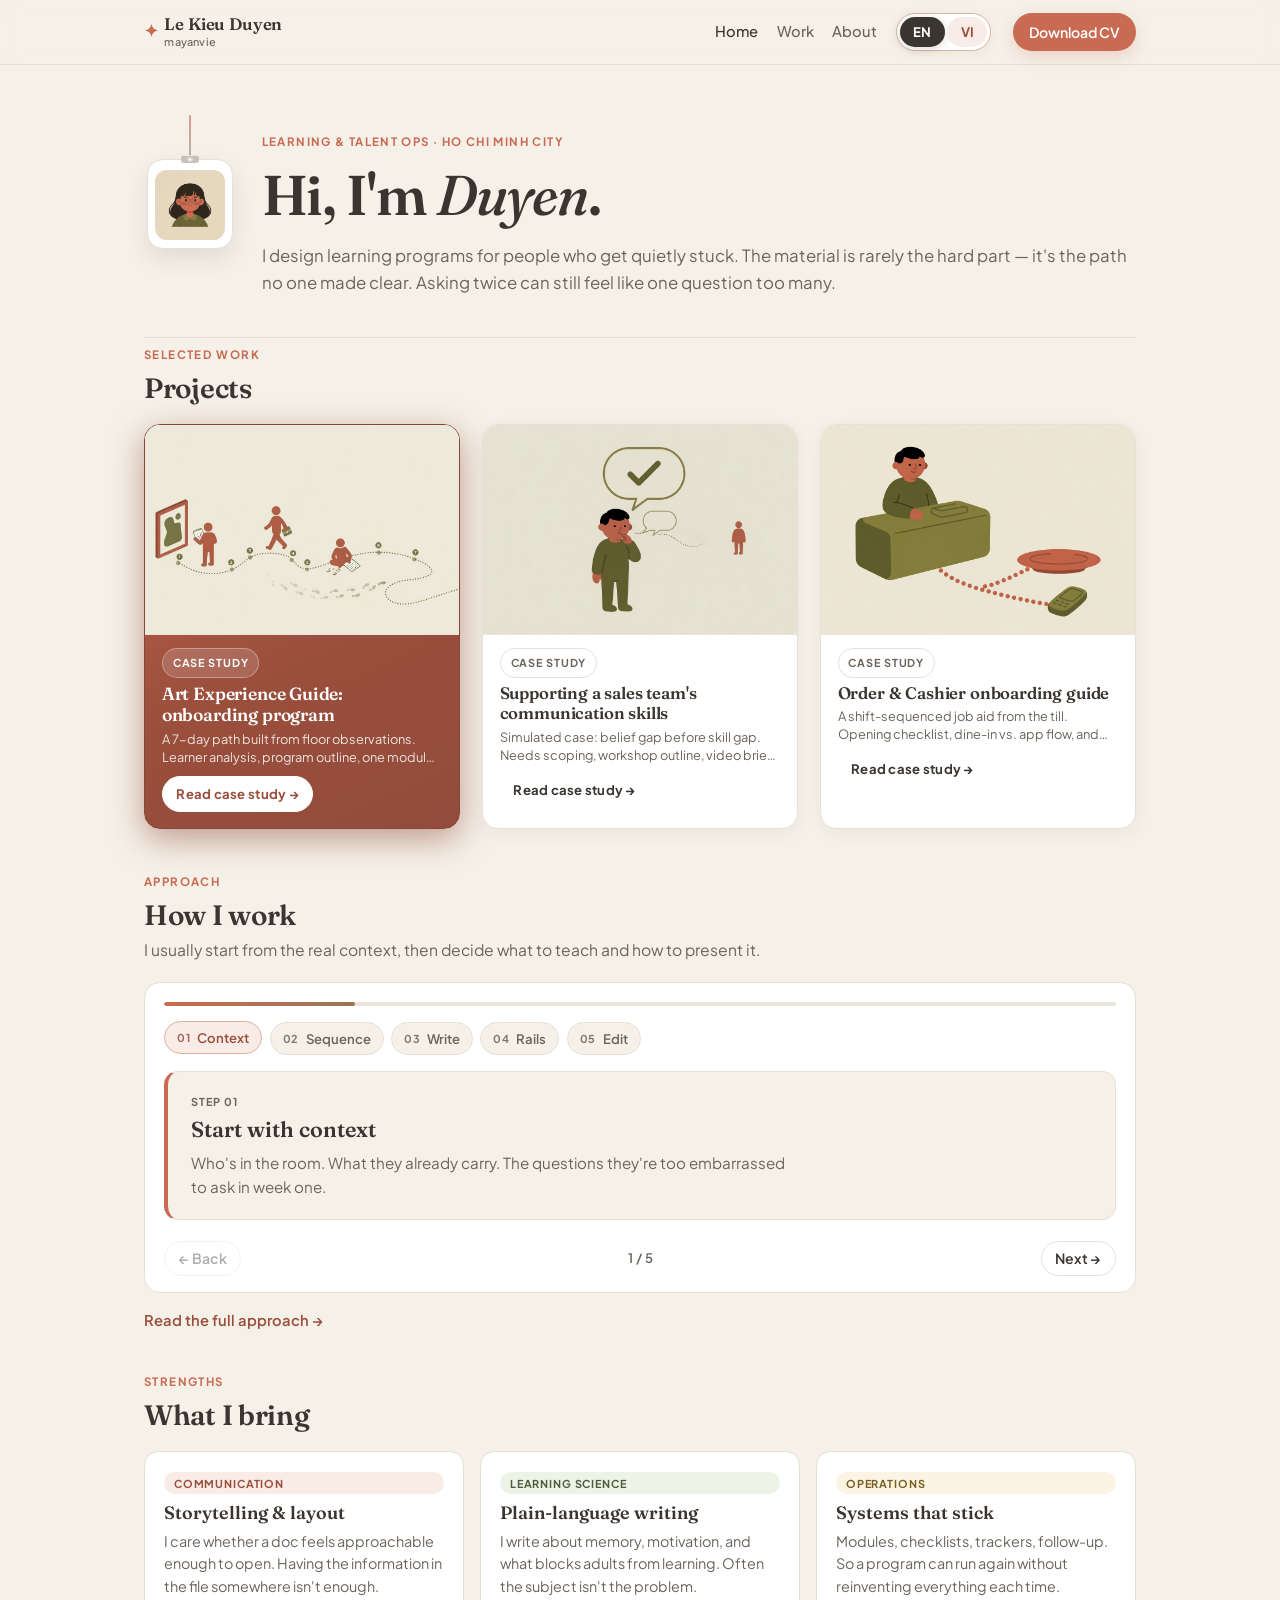
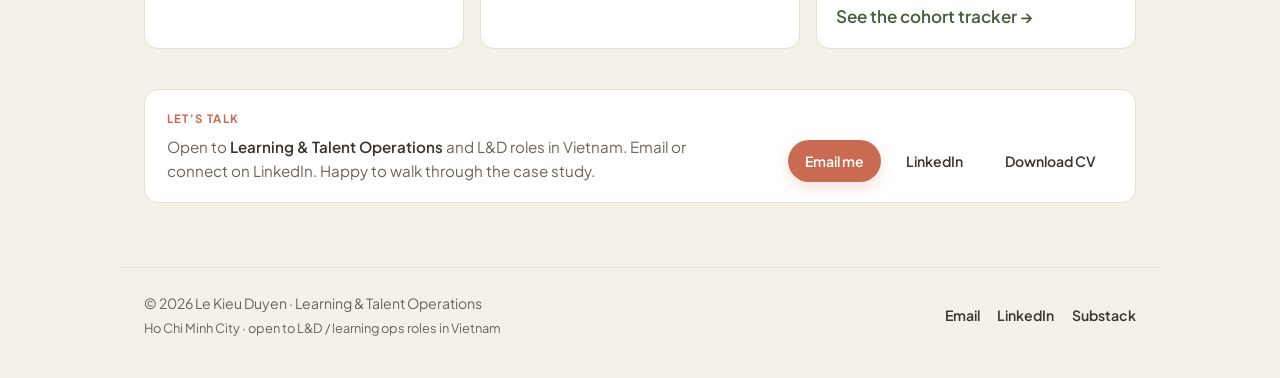
<file: index.html>
<!DOCTYPE html>
<html lang="en">
<head>
  <meta charset="UTF-8">
  <meta name="viewport" content="width=device-width, initial-scale=1">
  <title>Le Kieu Duyen — Learning & Talent Operations</title>
  <meta name="description" content="Le Kieu Duyen — Learning & Talent Operations. Onboarding design, facilitation, and learning science in practice.">
  <meta name="theme-color" content="#F5F0E8">
  <meta property="og:type" content="website">
  <meta property="og:site_name" content="Le Kieu Duyen — Portfolio">
  <meta property="og:title" content="Le Kieu Duyen — Learning & Talent Operations">
  <meta property="og:description" content="Onboarding design, facilitation, and learning science in practice.">
  <meta property="og:url" content="https://mayanvie.github.io/">
  <meta property="og:image" content="https://mayanvie.github.io/images/thumbs/nametag.jpg?v=2">
  <meta property="og:image:width" content="1024">
  <meta property="og:image:height" content="1024">
  <meta name="twitter:card" content="summary_large_image">
  <meta name="twitter:title" content="Le Kieu Duyen — Learning & Talent Operations">
  <meta name="twitter:description" content="Onboarding design, facilitation, and learning science in practice.">
  <meta name="twitter:image" content="https://mayanvie.github.io/images/thumbs/nametag.jpg?v=2">
  <script>if(!matchMedia('(prefers-reduced-motion: reduce)').matches)document.documentElement.classList.add('has-motion');</script>
  <link rel="stylesheet" href="css/style.css?v=24">
</head>
<body data-page="home">
  <header class="top">
    <div class="wrap">
      <a href="index.html" class="brand" aria-label="Le Kieu Duyen — home">
        <span class="dot" aria-hidden="true">✦</span>
        <span class="brand-text">
          <span class="brand-name">Le Kieu Duyen</span>
          <span class="brand-nick">mayanvie</span>
        </span>
      </a>
      <button type="button" class="nav-toggle" aria-expanded="false" aria-controls="site-nav" aria-label="Open menu" data-i18n-attr="aria-label:nav.menuOpen">
        <span class="nav-toggle__bar" aria-hidden="true"></span>
        <span class="nav-toggle__bar" aria-hidden="true"></span>
        <span class="nav-toggle__bar" aria-hidden="true"></span>
      </button>
      <nav class="nav" id="site-nav">
        <a href="index.html" class="on" data-i18n="nav.home">Home</a>
        <a href="work.html" data-i18n="nav.work">Work</a>
        <a href="about.html" data-i18n="nav.about">About</a>
        <a href="cv/LeKieuDuyen_CV_LnD_EN.pdf" class="pill" download data-cv-link="cv/" data-i18n="nav.cv">Download CV</a>
      </nav>
    </div>
  </header>

  <main class="wrap">
    <section class="hero hero--solo hero--home">
      <div class="nametag" aria-hidden="true">
        <span class="nametag__cord"></span>
        <div class="nametag__badge">
          <span class="nametag__clip"></span>
          <img class="nametag__photo" src="images/thumbs/nametag.jpg?v=2" alt="" width="320" height="320">
        </div>
      </div>
      <div class="hero--home__copy">
        <p class="kicker" data-i18n="home.kicker">Learning &amp; talent ops · Ho Chi Minh City</p>
        <h1 data-i18n-html="home.hero">Hi, I'm <em>Duyen</em>.</h1>
        <div class="hero-lead" data-i18n-html="home.heroLead">
          <p>I design learning programs for people who get quietly stuck. The material is rarely the hard part — it's the path no one made clear. Asking twice can still feel like one question too many.</p>
        </div>
      </div>
    </section>

    <section class="sec home-gallery" id="projects" aria-labelledby="gallery-title">
      <span class="sec-eyebrow" data-i18n="home.secWork">Selected work</span>
      <header class="sec-head">
        <h2 id="gallery-title" data-i18n="home.projects">Projects</h2>
      </header>
      <div class="project-gallery">
        <article class="project-card project-card--lead">
          <a class="project-card__link" href="cases/onboarding.html">
            <img class="project-thumb" src="images/thumbs/onboarding.jpg?v=4" alt="" width="640" height="427">
            <div class="project-card__body">
              <span class="project-card__tag" data-i18n="home.p1.tag">Case study</span>
              <h3 data-i18n="home.p1.title">Art Experience Guide: onboarding program</h3>
              <p data-i18n="home.p1.desc">A 7-day path built from floor observations. Learner analysis, program outline, one module written in full.</p>
              <span class="project-card__cta" data-i18n="home.p1.cta">Read case study →</span>
            </div>
          </a>
        </article>
        <article class="project-card">
          <a class="project-card__link" href="cases/sales-communication.html">
            <img class="project-thumb" src="images/thumbs/sales.jpg?v=5" alt="" width="640" height="427">
            <div class="project-card__body">
              <span class="project-card__tag" data-i18n="home.p2.tag">Case study</span>
              <h3 data-i18n="home.p2.title">Supporting a sales team&apos;s communication skills</h3>
              <p data-i18n="home.p2.desc">Simulated case: belief gap before skill gap. Needs scoping, workshop outline, video brief, and coordination plan.</p>
              <span class="project-card__cta" data-i18n="home.p2.cta">Read case study →</span>
            </div>
          </a>
        </article>
        <article class="project-card">
          <a class="project-card__link" href="cases/cashier-onboarding.html">
            <img class="project-thumb" src="images/thumbs/cashier.jpg?v=3" alt="" width="640" height="427">
            <div class="project-card__body">
              <span class="project-card__tag" data-i18n="home.p4.tag">Case study</span>
              <h3 data-i18n="home.p4.title">Order &amp; Cashier onboarding guide</h3>
              <p data-i18n="home.p4.desc">A shift-sequenced job aid from the till. Opening checklist, dine-in vs. app flow, and the rules you must not guess.</p>
              <span class="project-card__cta" data-i18n="home.p4.cta">Read case study →</span>
            </div>
          </a>
        </article>
      </div>
    </section>

    <section class="sec home-flow" id="how-i-work" aria-labelledby="flow-title">
      <span class="sec-eyebrow" data-i18n="home.approach">Approach</span>
      <header class="sec-head">
        <h2 id="flow-title" data-i18n="home.how">How I work</h2>
        <p class="sec-intro" data-i18n="home.howIntro">I usually start from the real context, then decide what to teach and how to present it.</p>
      </header>
      <div class="flow-play" id="flow-play" data-active="0">
        <div class="flow-play__progress" aria-hidden="true">
          <span class="flow-play__progress-fill" style="width: 20%"></span>
        </div>
        <div class="flow-play__rail" role="tablist" aria-label="How I work steps">
          <button type="button" class="flow-play__chip is-active" role="tab" id="flow-tab-0" aria-selected="true" aria-controls="flow-panel-0" data-step="0">
            <span class="flow-play__chip-num">01</span>
            <span class="flow-play__chip-label" data-i18n="flow.chip1">Context</span>
          </button>
          <button type="button" class="flow-play__chip" role="tab" id="flow-tab-1" aria-selected="false" aria-controls="flow-panel-1" data-step="1" tabindex="-1">
            <span class="flow-play__chip-num">02</span>
            <span class="flow-play__chip-label" data-i18n="flow.chip2">Sequence</span>
          </button>
          <button type="button" class="flow-play__chip" role="tab" id="flow-tab-2" aria-selected="false" aria-controls="flow-panel-2" data-step="2" tabindex="-1">
            <span class="flow-play__chip-num">03</span>
            <span class="flow-play__chip-label" data-i18n="flow.chip3">Write</span>
          </button>
          <button type="button" class="flow-play__chip flow-play__chip--branch" role="tab" id="flow-tab-3" aria-selected="false" aria-controls="flow-panel-3" data-step="3" tabindex="-1">
            <span class="flow-play__chip-num">04</span>
            <span class="flow-play__chip-label" data-i18n="flow.chip4">Rails</span>
          </button>
          <button type="button" class="flow-play__chip flow-play__chip--branch" role="tab" id="flow-tab-4" aria-selected="false" aria-controls="flow-panel-4" data-step="4" tabindex="-1">
            <span class="flow-play__chip-num">05</span>
            <span class="flow-play__chip-label" data-i18n="flow.chip5">Edit</span>
          </button>
        </div>
        <div class="flow-play__stage">
          <article class="flow-play__panel is-active flow-play__panel--c1" role="tabpanel" id="flow-panel-0" aria-labelledby="flow-tab-0" data-step="0">
            <span class="flow-play__panel-step" data-i18n="flow.s0.step">Step 01</span>
            <h3 class="flow-play__panel-title" data-i18n="flow.s0.title">Start with context</h3>
            <p class="flow-play__panel-text" data-i18n="flow.s0.text">Who's in the room. What they already carry. The questions they're too embarrassed to ask in week one.</p>
          </article>
          <article class="flow-play__panel flow-play__panel--teal" role="tabpanel" id="flow-panel-1" aria-labelledby="flow-tab-1" data-step="1" hidden>
            <span class="flow-play__panel-step" data-i18n="flow.s1.step">Step 02</span>
            <h3 class="flow-play__panel-title" data-i18n="flow.s1.title">Sequence the week</h3>
            <p class="flow-play__panel-text" data-i18n="flow.s1.text">Orientation before detail. A spine for the first days so nobody hits a wall of information in hour one.</p>
          </article>
          <article class="flow-play__panel flow-play__panel--teal" role="tabpanel" id="flow-panel-2" aria-labelledby="flow-tab-2" data-step="2" hidden>
            <span class="flow-play__panel-step" data-i18n="flow.s2.step">Step 03</span>
            <h3 class="flow-play__panel-title" data-i18n="flow.s2.title">Write for doing</h3>
            <p class="flow-play__panel-text" data-i18n="flow.s2.text">Plain-language guides and rehearsals. A lightweight check for whether you can do it yet. Slide decks alone don't get you there.</p>
          </article>
          <article class="flow-play__panel flow-play__panel--purple" role="tabpanel" id="flow-panel-3" aria-labelledby="flow-tab-3" data-step="3" hidden>
            <span class="flow-play__panel-step" data-i18n="flow.s3.step">Step 04 · parallel</span>
            <h3 class="flow-play__panel-title" data-i18n="flow.s3.title">Keep the rails visible</h3>
            <p class="flow-play__panel-text" data-i18n="flow.s3.text">Trackers, reminders, and handoffs. The boring parts that stop things from quietly falling apart.</p>
          </article>
          <article class="flow-play__panel flow-play__panel--amber" role="tabpanel" id="flow-panel-4" aria-labelledby="flow-tab-4" data-step="4" hidden>
            <span class="flow-play__panel-step" data-i18n="flow.s4.step">Step 05 · parallel</span>
            <h3 class="flow-play__panel-title" data-i18n="flow.s4.title">Edit where people get stuck</h3>
            <p class="flow-play__panel-text" data-i18n="flow.s4.text">If the same question comes up twice, that's usually the next paragraph to write. Not a reason to buy a new tool.</p>
          </article>
        </div>
        <div class="flow-play__nav">
          <button type="button" class="flow-play__nav-btn flow-play__nav-btn--prev" disabled aria-label="Previous step" data-i18n="flow.back">← Back</button>
          <span class="flow-play__counter"><span class="flow-play__counter-current">1</span> / 5</span>
          <button type="button" class="flow-play__nav-btn flow-play__nav-btn--next" aria-label="Next step" data-i18n="flow.next">Next →</button>
        </div>
      </div>
      <p class="flow-play__foot"><a href="work.html#approach" data-i18n="flow.foot">Read the full approach →</a></p>
    </section>

    <section class="sec home-bring" aria-labelledby="bring-title">
      <span class="sec-eyebrow" data-i18n="home.strengths">Strengths</span>
      <header class="sec-head">
        <h2 id="bring-title" data-i18n="home.bring">What I bring</h2>
      </header>
      <div class="home-bring-grid">
        <article class="home-bring-card">
          <span class="tag tag--c1" data-i18n="home.b1.tag">communication</span>
          <h3 data-i18n="home.b1.title">Storytelling &amp; layout</h3>
          <p data-i18n="home.b1.desc">I care whether a doc feels approachable enough to open. Having the information in the file somewhere isn't enough.</p>
        </article>
        <article class="home-bring-card">
          <span class="tag tag--c2" data-i18n="home.b2.tag">learning science</span>
          <h3 data-i18n="home.b2.title">Plain-language writing</h3>
          <p data-i18n="home.b2.desc">I write about memory, motivation, and what blocks adults from learning. Often the subject isn't the problem.</p>
        </article>
        <article class="home-bring-card">
          <span class="tag tag--c3" data-i18n="home.b3.tag">operations</span>
          <h3 data-i18n="home.b3.title">Systems that stick</h3>
          <p data-i18n="home.b3.desc">Modules, checklists, trackers, follow-up. So a program can run again without reinventing everything each time.</p>
          <a class="link-cta" href="cases/onboarding.html#tracker" data-i18n="home.b3.link">See the cohort tracker →</a>
        </article>
      </div>
    </section>

    <section class="sec home-cta" aria-label="Get in touch">
      <div class="connect-strip">
        <div class="connect-strip__text">
          <span class="sec-eyebrow" data-i18n="home.talk">Let's talk</span>
          <p data-i18n-html="home.cta">Open to <strong>Learning &amp; Talent Operations</strong> and L&amp;D roles in Vietnam. Email or connect on LinkedIn. Happy to walk through the case study.</p>
        </div>
        <div class="connect-strip__links">
          <a href="mailto:kieuduyen.contact@gmail.com" class="btn btn-cta" data-i18n="btn.email">Email me</a>
          <a href="https://www.linkedin.com/in/lekieuduyen" class="btn btn-outline" target="_blank" rel="noopener" data-i18n="btn.linkedin">LinkedIn</a>
          <a href="cv/LeKieuDuyen_CV_LnD_EN.pdf" class="btn btn-outline" download data-cv-link="cv/" data-i18n="btn.cv">Download CV</a>
        </div>
      </div>
    </section>
  </main>

  <footer class="foot wrap">
    <span><span data-i18n="footer.copy">© 2026 Le Kieu Duyen · Learning &amp; Talent Operations</span><span class="footer-tagline" data-i18n="footer.tagline">Ho Chi Minh City · open to L&amp;D / learning ops roles in Vietnam</span></span>
    <span class="foot-links">
      <a href="mailto:kieuduyen.contact@gmail.com">Email</a>
      <a href="https://www.linkedin.com/in/lekieuduyen" target="_blank" rel="noopener">LinkedIn</a>
      <a href="https://mayanvie.substack.com/" target="_blank" rel="noopener">Substack</a>
    </span>
  </footer>
  <script src="js/i18n.js?v=26"></script>
  <script src="js/motion.js?v=4"></script>
  <script src="js/nav.js?v=3"></script>
  <script>
    (function () {
      var root = document.getElementById('flow-play');
      if (!root) return;
      var chips = root.querySelectorAll('.flow-play__chip');
      var panels = root.querySelectorAll('.flow-play__panel');
      var fill = root.querySelector('.flow-play__progress-fill');
      var prevBtn = root.querySelector('.flow-play__nav-btn--prev');
      var nextBtn = root.querySelector('.flow-play__nav-btn--next');
      var counter = root.querySelector('.flow-play__counter-current');
      var total = chips.length;
      var active = 0;

      function flowLabel(key) {
        return window.MayanvieI18n ? window.MayanvieI18n.t(key) : key;
      }

      function updateNavLabels() {
        if (prevBtn) prevBtn.textContent = flowLabel('flow.back');
        if (nextBtn) {
          nextBtn.textContent = active === total - 1 ? flowLabel('flow.done') : flowLabel('flow.next');
        }
      }

      function setStep(index) {
        active = index;
        root.dataset.active = String(index);
        chips.forEach(function (chip, i) {
          var on = i === index;
          chip.classList.toggle('is-active', on);
          chip.setAttribute('aria-selected', on ? 'true' : 'false');
          chip.tabIndex = on ? 0 : -1;
        });
        panels.forEach(function (panel, i) {
          var on = i === index;
          panel.classList.toggle('is-active', on);
          panel.hidden = !on;
        });
        if (fill) fill.style.width = ((index + 1) / total * 100) + '%';
        if (counter) counter.textContent = String(index + 1);
        if (prevBtn) prevBtn.disabled = index === 0;
        if (nextBtn) nextBtn.disabled = index === total - 1;
        updateNavLabels();
      }

      chips.forEach(function (chip) {
        chip.addEventListener('click', function () {
          setStep(Number(chip.dataset.step));
        });
        chip.addEventListener('keydown', function (e) {
          if (e.key === 'ArrowRight' || e.key === 'ArrowDown') {
            e.preventDefault();
            setStep(Math.min(active + 1, total - 1));
            chips[active].focus();
          } else if (e.key === 'ArrowLeft' || e.key === 'ArrowUp') {
            e.preventDefault();
            setStep(Math.max(active - 1, 0));
            chips[active].focus();
          }
        });
      });

      if (prevBtn) prevBtn.addEventListener('click', function () { setStep(Math.max(active - 1, 0)); });
      if (nextBtn) nextBtn.addEventListener('click', function () {
        if (active < total - 1) setStep(active + 1);
      });

      document.addEventListener('mayanvie:lang', function () { updateNavLabels(); });
      setStep(0);
    })();
  </script>
</body>
</html>
</file>
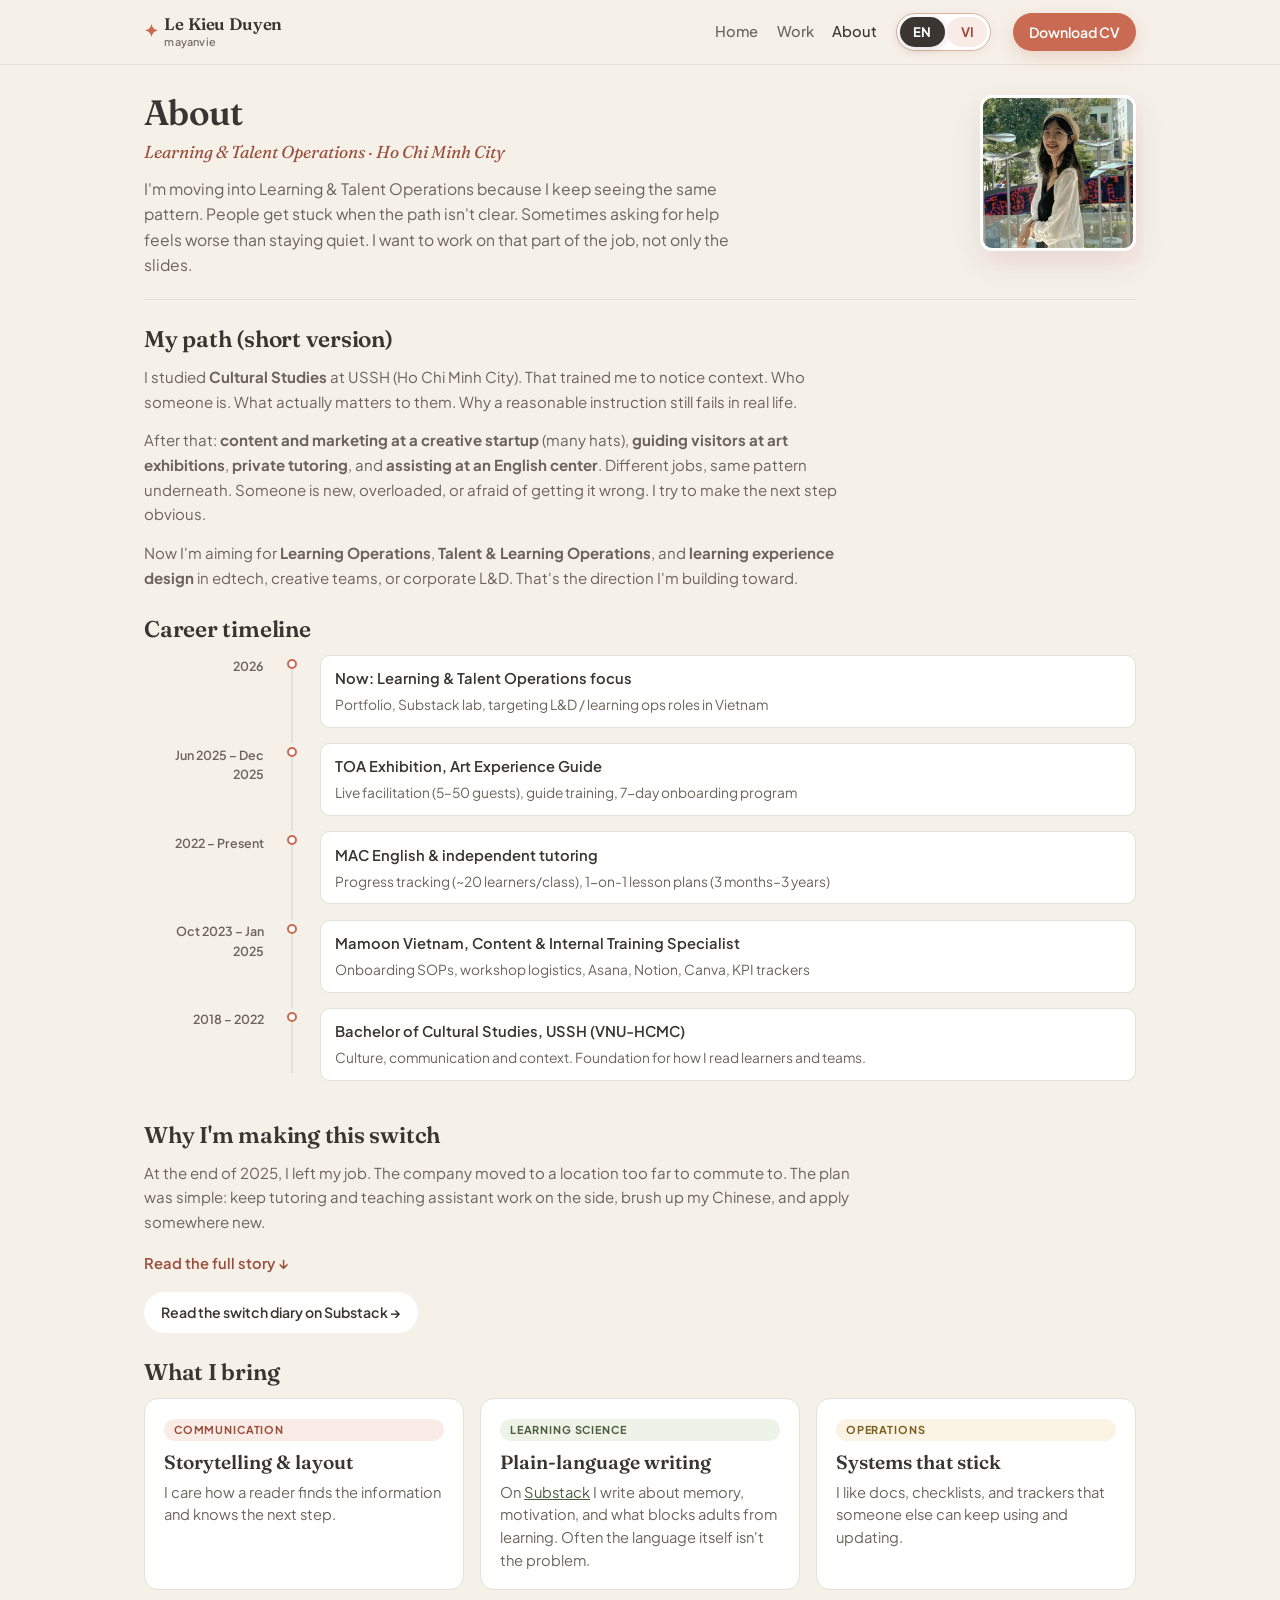
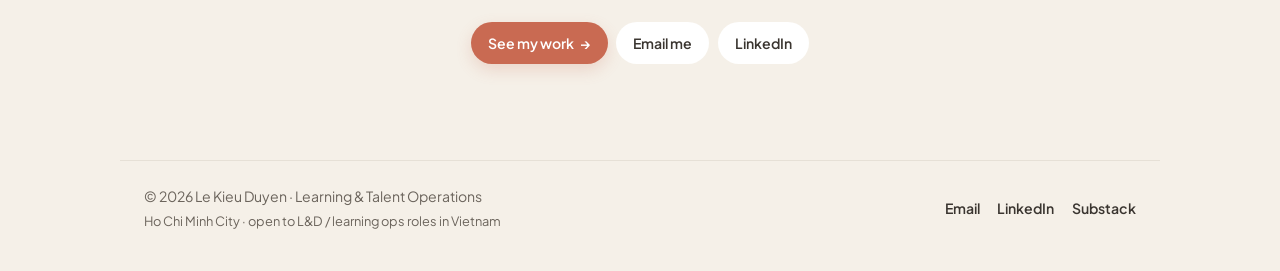
<file: about.html>
<!DOCTYPE html>
<html lang="en">
<head>
  <meta charset="UTF-8">
  <meta name="viewport" content="width=device-width, initial-scale=1">
  <title>About — Le Kieu Duyen</title>
  <meta name="description" content="About Le Kieu Duyen — Learning & Talent Operations.">
  <meta name="theme-color" content="#F5F0E8">
  <script>if(!matchMedia('(prefers-reduced-motion: reduce)').matches)document.documentElement.classList.add('has-motion');</script>
  <link rel="stylesheet" href="css/style.css?v=28">
</head>
<body data-page="about">
  <header class="top">
    <div class="wrap">
      <a href="index.html" class="brand" aria-label="Le Kieu Duyen — home">
        <span class="dot" aria-hidden="true">✦</span>
        <span class="brand-text">
          <span class="brand-name">Le Kieu Duyen</span>
          <span class="brand-nick">mayanvie</span>
        </span>
      </a>
      <button type="button" class="nav-toggle" aria-expanded="false" aria-controls="site-nav" aria-label="Open menu" data-i18n-attr="aria-label:nav.menuOpen">
        <span class="nav-toggle__bar" aria-hidden="true"></span>
        <span class="nav-toggle__bar" aria-hidden="true"></span>
        <span class="nav-toggle__bar" aria-hidden="true"></span>
      </button>
      <nav class="nav" id="site-nav">
        <a href="index.html" data-i18n="nav.home">Home</a>
        <a href="work.html" data-i18n="nav.work">Work</a>
        <a href="about.html" class="on" data-i18n="nav.about">About</a>
        <a href="cv/LeKieuDuyen_CV_LnD_EN.pdf" class="pill" download data-cv-link="cv/" data-i18n="nav.cv">Download CV</a>
      </nav>
    </div>
  </header>

  <main class="wrap page">
    <header class="about-intro">
      <div>
        <h1 data-i18n="about.title">About</h1>
        <p class="hero-role" data-i18n="about.role">Learning &amp; Talent Operations · Ho Chi Minh City</p>
        <p class="lead" data-i18n="about.lead">I'm moving into Learning &amp; Talent Operations because I keep seeing the same pattern. People get stuck when the path isn't clear. Sometimes asking for help feels worse than staying quiet. I want to work on that part of the job, not only the slides.</p>
      </div>
      <figure class="portrait profile-photo profile-photo--about">
        <img src="images/profile.png?v=2" alt="Le Kieu Duyen — portrait" width="156" height="156" loading="lazy" decoding="async">
      </figure>
    </header>

    <section class="about-section">
      <h2 data-i18n="about.path">My path (short version)</h2>
      <div class="about-prose">
        <p data-i18n-html="about.path1">I studied <strong>Cultural Studies</strong> at USSH (Ho Chi Minh City). That trained me to notice context. Who someone is. What actually matters to them. Why a reasonable instruction still fails in real life.</p>
        <p data-i18n-html="about.path2">After that: <strong>content and marketing at a creative startup</strong> (many hats), <strong>guiding visitors at art exhibitions</strong>, <strong>private tutoring</strong>, and <strong>assisting at an English center</strong>. Different jobs, same pattern underneath. Someone is new, overloaded, or afraid of getting it wrong. I try to make the next step obvious.</p>
        <p data-i18n-html="about.path3">Now I'm aiming for <strong>Learning Operations</strong>, <strong>Talent &amp; Learning Operations</strong>, and <strong>learning experience design</strong> in edtech, creative teams, or corporate L&amp;D. That's the direction I'm building toward.</p>
      </div>
    </section>

    <section class="about-section">
      <h2 data-i18n="about.timeline">Career timeline</h2>

      <ol class="path-timeline" aria-label="Career timeline">
        <li class="path-timeline__item">
          <time class="path-timeline__when" datetime="2026">2026</time>
          <div class="path-timeline__track" aria-hidden="true"><span class="path-timeline__dot"></span></div>
          <div class="path-timeline__body">
            <p class="path-timeline__title" data-i18n="about.t1.title">Now: Learning &amp; Talent Operations focus</p>
            <p class="path-timeline__meta" data-i18n="about.t1.meta">Portfolio, Substack lab, targeting L&amp;D / learning ops roles in Vietnam</p>
          </div>
        </li>
        <li class="path-timeline__item">
          <time class="path-timeline__when" datetime="2025-06">Jun 2025 – Dec 2025</time>
          <div class="path-timeline__track" aria-hidden="true"><span class="path-timeline__dot"></span></div>
          <div class="path-timeline__body">
            <p class="path-timeline__title" data-i18n="about.t2.title">TOA Exhibition, Art Experience Guide</p>
            <p class="path-timeline__meta" data-i18n="about.t2.meta">Live facilitation (5–50 guests), guide training, 7-day onboarding program</p>
          </div>
        </li>
        <li class="path-timeline__item">
          <time class="path-timeline__when" datetime="2022">2022 – Present</time>
          <div class="path-timeline__track" aria-hidden="true"><span class="path-timeline__dot"></span></div>
          <div class="path-timeline__body">
            <p class="path-timeline__title" data-i18n="about.t3.title">MAC English &amp; independent tutoring</p>
            <p class="path-timeline__meta" data-i18n="about.t3.meta">Progress tracking (~20 learners/class), 1-on-1 lesson plans (3 months–3 years)</p>
          </div>
        </li>
        <li class="path-timeline__item">
          <time class="path-timeline__when" datetime="2023-10">Oct 2023 – Jan 2025</time>
          <div class="path-timeline__track" aria-hidden="true"><span class="path-timeline__dot"></span></div>
          <div class="path-timeline__body">
            <p class="path-timeline__title" data-i18n="about.t4.title">Mamoon Vietnam, Content &amp; Internal Training Specialist</p>
            <p class="path-timeline__meta" data-i18n="about.t4.meta">Onboarding SOPs, workshop logistics, Asana, Notion, Canva, KPI trackers</p>
          </div>
        </li>
        <li class="path-timeline__item">
          <time class="path-timeline__when" datetime="2018">2018 – 2022</time>
          <div class="path-timeline__track" aria-hidden="true"><span class="path-timeline__dot"></span></div>
          <div class="path-timeline__body">
            <p class="path-timeline__title" data-i18n="about.t5.title">Bachelor of Cultural Studies, USSH (VNU-HCMC)</p>
            <p class="path-timeline__meta" data-i18n="about.t5.meta">Culture, communication and context. Foundation for how I read learners and teams.</p>
          </div>
        </li>
      </ol>
    </section>

    <section class="about-section">
      <h2 data-i18n="about.switch">Why I'm making this switch</h2>
      <div class="about-prose story" id="switch-story">
        <p data-i18n="about.switch.p1">At the end of 2025, I left my job. The company moved to a location too far to commute to. The plan was simple: keep tutoring and teaching assistant work on the side, brush up my Chinese, and apply somewhere new.</p>
        <div class="story__more" id="switch-story-more">
          <div class="story__more-inner" data-i18n-html="about.switch.rest">
            <p>The first keyword I typed into job boards was "content marketing," the role I'd defaulted to since graduation. I liked writing, liked creative content, and I'd actually worked in that role before.</p>
            <p>But something felt off.</p>
            <p>I know it's interesting work. There's a lot of room to play with ideas, and plenty of people love it. But I couldn't picture myself growing along that path.</p>
            <p>That's when I stopped and actually thought about the work I wanted to do. I opened ChatGPT, dumped out a long list of my experience, interests, everything I'd done, and asked it to suggest roles that might fit.</p>
            <p>Looking at that list, everything sounded decent, because I'm the type who likes a lot of things. So I tried thinking it through again: is there something I've been doing all this time that still gets me excited?</p>
            <p>Looking back at past jobs, the answer slowly came into focus: I like learning. I also always lit up most when I could take something long and confusing and turn it into something people could grasp quickly. And to me, how someone learns something was never just about the content. It's a psychology problem too.</p>
            <p>I've also taught myself a lot, Chinese, English, so I know what it's like to figure things out alone, especially as an adult. Every time I learned something new or solved a problem, I'd usually write it up as a blog (even if only a few posts are live on Substack). Alongside that, I've always gotten a specific kind of satisfaction from building systems, for work, for people, that run clean, tight, and easy to track. I couldn't tell you exactly where that comes from. I just know finishing one always feels deeply satisfying.</p>
            <p>At first, Learning &amp; Development sounded completely foreign to me. I had to look it up more than once, and when I brought it up with friends, almost no one had heard of it either. It took a while before I realized these were things I already liked doing, and had already done. I just hadn't called it that.</p>
            <p>To be upfront: I don't have a formal L&amp;D title, and I've never run an LMS at real company scale. I first tried closing that gap the structured way, building a whole Notion database to learn L&amp;D theory from the ground up. A few weeks in, I realized it was too slow. So I changed strategy: build a case study first, learn whatever I'm missing while building it, then go deeper afterward. This portfolio grew out of that. It's not a list of what I know; it's evidence of what I've done, what I'm still learning, and where I'm headed.</p>
            <p>I still think the fastest way to learn is by doing it for real. Right now I'm looking for an in-house L&amp;D / Learning Ops role to build that depth at real scale, and I'm still open to short-term freelance projects, hoping the right people can find me.</p>
          </div>
        </div>
        <button type="button" class="story__toggle" aria-expanded="false" aria-controls="switch-story-more">
          <span data-i18n="about.switch.more">Read the full story ↓</span>
        </button>
      </div>
      <p class="story__cta">
        <a href="https://mayanvie.substack.com/p/nhat-ky-chuyen-nganh-sang-l-and-d" class="btn btn-outline" target="_blank" rel="noopener" data-i18n="about.switch.diary">Read the switch diary on Substack →</a>
      </p>
    </section>

    <section class="about-section">
      <h2 data-i18n="about.bring">What I bring</h2>
      <div class="about-bring-grid notes">
        <article class="about-card note--1">
          <span class="tag tag--c1" data-i18n="home.b1.tag">communication</span>
          <h3 data-i18n="home.b1.title">Storytelling &amp; layout</h3>
          <p data-i18n="about.b1.desc">I care how a reader finds the information and knows the next step.</p>
        </article>
        <article class="about-card note--2">
          <span class="tag tag--c2" data-i18n="home.b2.tag">learning science</span>
          <h3 data-i18n="home.b2.title">Plain-language writing</h3>
          <p data-i18n-html="about.b2.desc">On <a href="https://mayanvie.substack.com/" target="_blank" rel="noopener">Substack</a> I write about memory, motivation, and what blocks adults from learning. Often the language itself isn't the problem.</p>
        </article>
        <article class="about-card note--3">
          <span class="tag tag--c3" data-i18n="home.b3.tag">operations</span>
          <h3 data-i18n="home.b3.title">Systems that stick</h3>
          <p data-i18n="about.b3.desc">I like docs, checklists, and trackers that someone else can keep using and updating.</p>
        </article>
      </div>
    </section>

    <p class="center-cta">
      <a href="work.html" class="btn btn-cta btn-arrow" data-i18n="btn.seeWork">See my work</a>
      <a href="mailto:kieuduyen.contact@gmail.com" class="btn btn-outline" data-i18n="btn.email">Email me</a>
      <a href="https://www.linkedin.com/in/lekieuduyen" target="_blank" rel="noopener" class="btn btn-outline" data-i18n="btn.linkedin">LinkedIn</a>
    </p>
  </main>

  <footer class="foot wrap">
    <span><span data-i18n="footer.copy">© 2026 Le Kieu Duyen · Learning &amp; Talent Operations</span><span class="footer-tagline" data-i18n="footer.tagline">Ho Chi Minh City · open to L&amp;D / learning ops roles in Vietnam</span></span>
    <span class="foot-links">
      <a href="mailto:kieuduyen.contact@gmail.com">Email</a>
      <a href="https://www.linkedin.com/in/lekieuduyen" target="_blank" rel="noopener">LinkedIn</a>
      <a href="https://mayanvie.substack.com/" target="_blank" rel="noopener">Substack</a>
    </span>
  </footer>
  <script src="js/i18n.js?v=29"></script>
  <script src="js/motion.js?v=4"></script>
  <script src="js/nav.js?v=3"></script>
  <script>
    (function () {
      var story = document.getElementById('switch-story');
      if (!story) return;
      var btn = story.querySelector('.story__toggle');
      var label = btn.querySelector('[data-i18n]');
      function setOpen(open) {
        story.classList.toggle('is-open', open);
        btn.setAttribute('aria-expanded', open ? 'true' : 'false');
        var key = open ? 'about.switch.less' : 'about.switch.more';
        if (label) {
          label.setAttribute('data-i18n', key);
          label.textContent = window.MayanvieI18n ? window.MayanvieI18n.t(key) : (open ? 'Show less ↑' : 'Read the full story ↓');
        }
      }
      btn.addEventListener('click', function () {
        setOpen(!story.classList.contains('is-open'));
      });
      document.addEventListener('mayanvie:lang', function () {
        setOpen(story.classList.contains('is-open'));
      });
    })();
  </script>
</body>
</html>
</file>
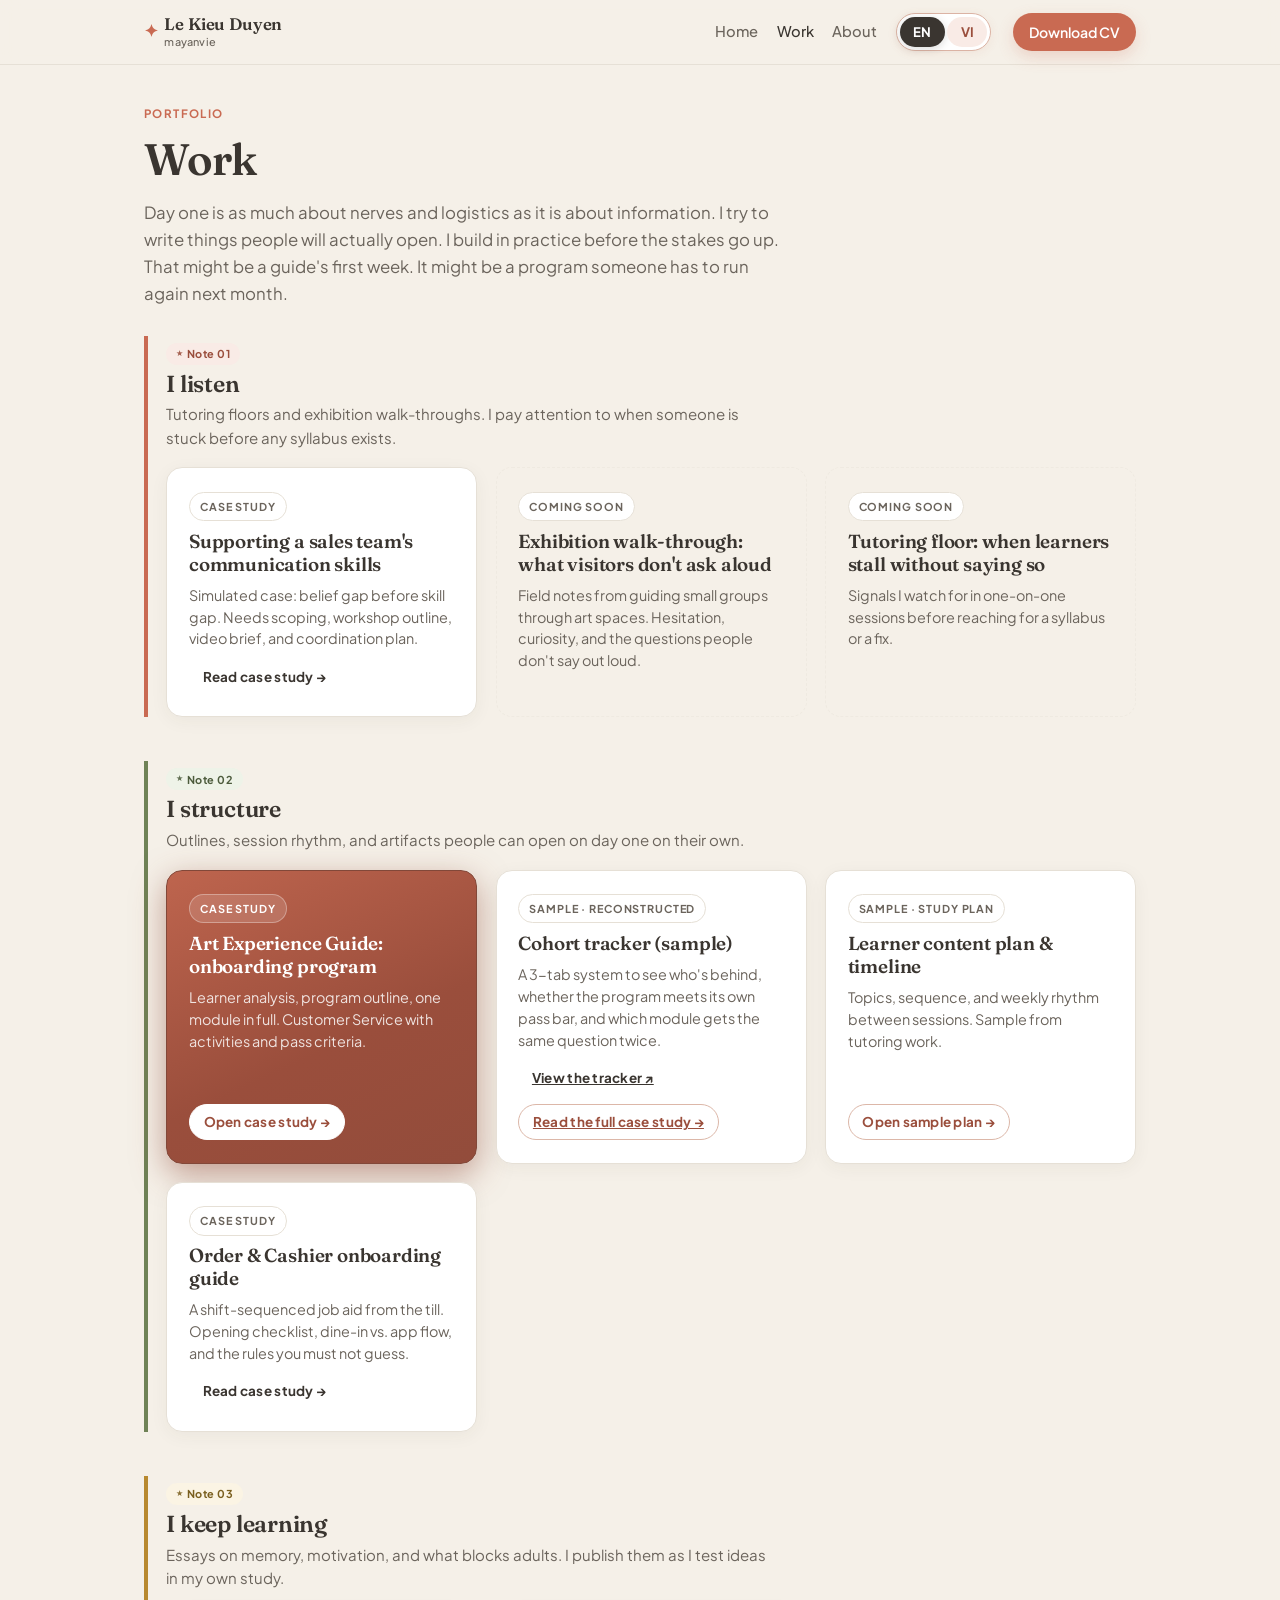
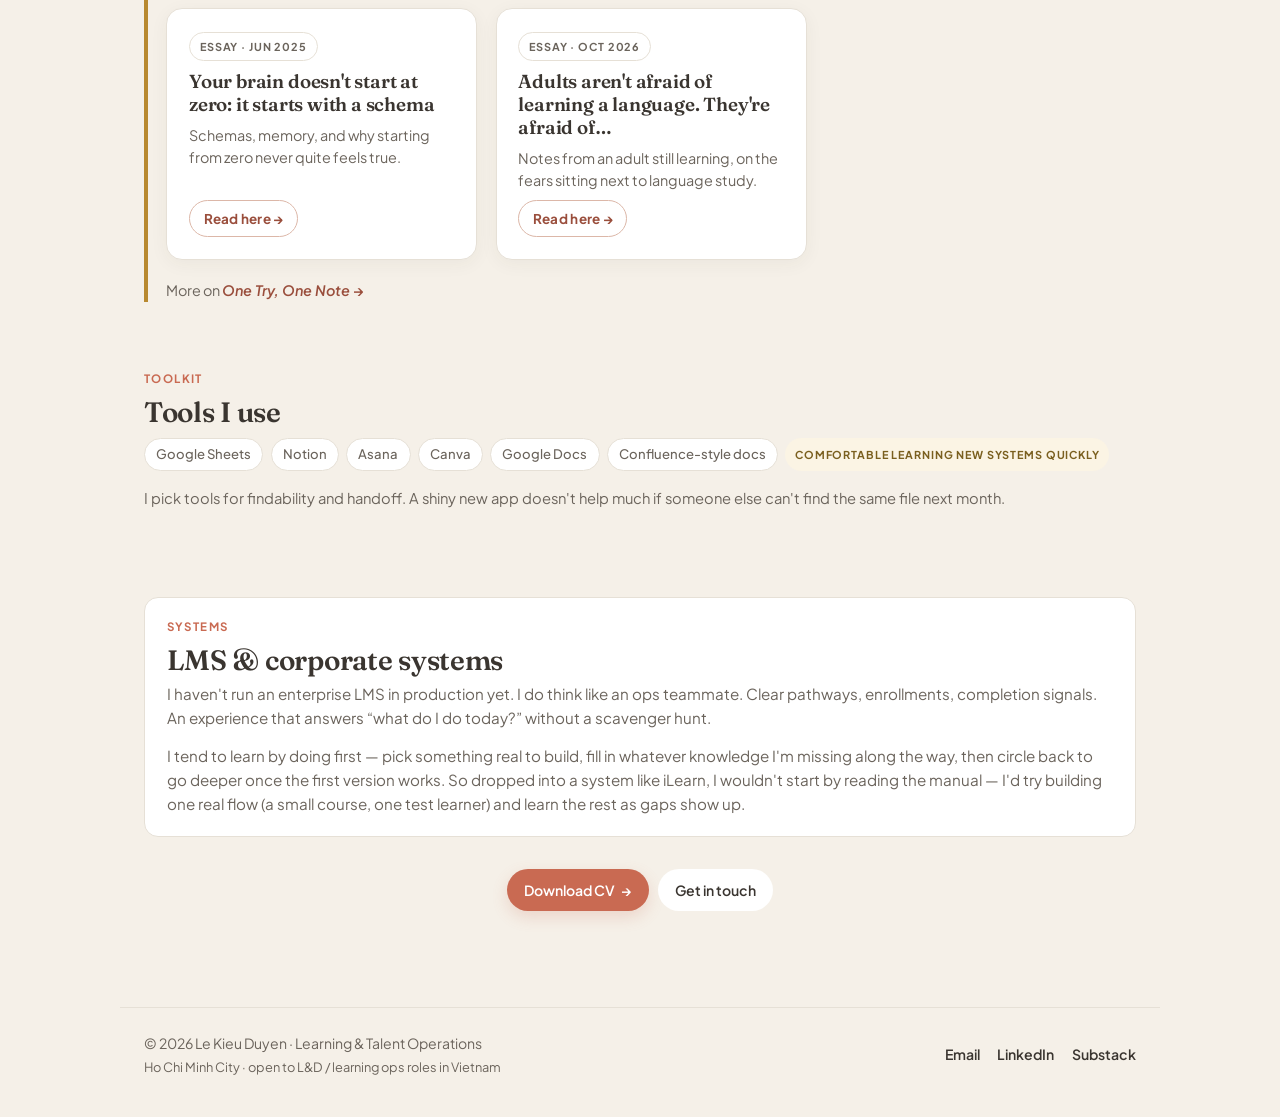
<file: work.html>
<!DOCTYPE html>
<html lang="en">
<head>
  <meta charset="UTF-8">
  <meta name="viewport" content="width=device-width, initial-scale=1">
  <title>Work — Le Kieu Duyen</title>
  <meta name="description" content="Case studies in learning design and operations.">
  <meta name="theme-color" content="#F5F0E8">
  <script>if(!matchMedia('(prefers-reduced-motion: reduce)').matches)document.documentElement.classList.add('has-motion');</script>
  <link rel="stylesheet" href="css/style.css?v=25">
</head>
<body data-page="work">
  <header class="top">
    <div class="wrap">
      <a href="index.html" class="brand" aria-label="Le Kieu Duyen — home">
        <span class="dot" aria-hidden="true">✦</span>
        <span class="brand-text">
          <span class="brand-name">Le Kieu Duyen</span>
          <span class="brand-nick">mayanvie</span>
        </span>
      </a>
      <button type="button" class="nav-toggle" aria-expanded="false" aria-controls="site-nav" aria-label="Open menu" data-i18n-attr="aria-label:nav.menuOpen">
        <span class="nav-toggle__bar" aria-hidden="true"></span>
        <span class="nav-toggle__bar" aria-hidden="true"></span>
        <span class="nav-toggle__bar" aria-hidden="true"></span>
      </button>
      <nav class="nav" id="site-nav">
        <a href="index.html" data-i18n="nav.home">Home</a>
        <a href="work.html" class="on" data-i18n="nav.work">Work</a>
        <a href="about.html" data-i18n="nav.about">About</a>
        <a href="cv/LeKieuDuyen_CV_LnD_EN.pdf" class="pill" download data-cv-link="cv/" data-i18n="nav.cv">Download CV</a>
      </nav>
    </div>
  </header>

  <main class="wrap page">
    <header class="page-head">
      <span class="sec-eyebrow" data-i18n="work.eyebrow">Portfolio</span>
      <h1 data-i18n="work.title">Work</h1>
      <div class="lead" id="approach" data-i18n-html="work.lead">
        <p>Day one is as much about nerves and logistics as it is about information. I try to write things people will actually open. I build in practice before the stakes go up. That might be a guide's first week. It might be a program someone has to run again next month.</p>
      </div>
    </header>

    <div class="work-gallery" aria-label="Work samples">
      <section class="work-gallery__block work-gallery__block--listen" id="act-1">
        <header class="work-gallery__head">
          <span class="tag tag--c1 note-lab"><span class="note-lab__star" aria-hidden="true">★</span> <span data-i18n="tag.note01">Note 01</span></span>
          <h2 data-i18n="work.l1.title">I listen</h2>
          <p data-i18n="work.l1.desc">Tutoring floors and exhibition walk-throughs. I pay attention to when someone is stuck before any syllabus exists.</p>
        </header>
        <div class="work-gallery__layout">
          <article class="project-card">
            <a class="project-card__link" href="cases/sales-communication.html">
              <div class="project-card__body">
                <span class="project-card__tag" data-i18n="home.p2.tag">Case study</span>
                <h3 data-i18n="home.p2.title">Supporting a sales team&apos;s communication skills</h3>
                <p data-i18n="home.p2.desc">Simulated case: belief gap before skill gap. Needs scoping, workshop outline, video brief, and coordination plan.</p>
                <span class="project-card__cta" data-i18n="home.p2.cta">Read case study →</span>
              </div>
            </a>
          </article>
          <article class="project-card project-card--soon">
            <div class="project-card__body">
              <span class="project-card__tag project-card__tag--soon" data-i18n="tag.comingSoon">Coming soon</span>
              <h3 data-i18n="work.w1b.title">Exhibition walk-through: what visitors don't ask aloud</h3>
              <p data-i18n="work.w1b.desc">Field notes from guiding small groups through art spaces. Hesitation, curiosity, and the questions people don't say out loud.</p>
            </div>
          </article>
          <article class="project-card project-card--soon">
            <div class="project-card__body">
              <span class="project-card__tag project-card__tag--soon" data-i18n="tag.comingSoon">Coming soon</span>
              <h3 data-i18n="work.w1c.title">Tutoring floor: when learners stall without saying so</h3>
              <p data-i18n="work.w1c.desc">Signals I watch for in one-on-one sessions before reaching for a syllabus or a fix.</p>
            </div>
          </article>
        </div>
      </section>

      <section class="work-gallery__block work-gallery__block--structure" id="act-2">
        <header class="work-gallery__head">
          <span class="tag tag--c2 note-lab"><span class="note-lab__star" aria-hidden="true">★</span> <span data-i18n="tag.note02">Note 02</span></span>
          <h2 data-i18n="work.l2.title">I structure</h2>
          <p data-i18n="work.l2.desc">Outlines, session rhythm, and artifacts people can open on day one on their own.</p>
        </header>
        <div class="work-gallery__layout">
          <article class="project-card project-card--lead" id="act-2-card">
            <a class="project-card__link" href="cases/onboarding.html">
              <div class="project-card__body">
                <span class="project-card__tag" data-i18n="home.p1.tag">Case study</span>
                <h3 data-i18n="home.p1.title">Art Experience Guide: onboarding program</h3>
                <p data-i18n="work.caseCard.desc">Learner analysis, program outline, one module in full. Customer Service with activities and pass criteria.</p>
                <span class="project-card__cta" data-i18n="work.caseCard.cta">Open case study →</span>
              </div>
            </a>
          </article>
          <article class="project-card" id="act-2-tracker">
            <div class="project-card__link">
              <div class="project-card__body">
                <span class="project-card__tag" data-i18n="work.tracker.tag">Sample · reconstructed</span>
                <h3 data-i18n="work.tracker.title">Cohort tracker (sample)</h3>
                <p data-i18n="work.tracker.desc">A 3-tab system to see who's behind, whether the program meets its own pass bar, and which module gets the same question twice.</p>
                <a class="project-card__cta" href="https://docs.google.com/spreadsheets/d/10Kqghgs2SbV8gr-vERPrQ2Ot66PeMUKP8JD9cdQ5CAQ/edit?gid=0#gid=0" target="_blank" rel="noopener noreferrer" data-i18n="work.tracker.cta">View the tracker ↗</a>
                <a class="project-card__cta project-card__cta--outline" href="cases/onboarding.html" data-i18n="work.tracker.case">Read the full case study →</a>
              </div>
            </div>
          </article>
          <article class="project-card" id="act-2-plan">
            <a class="project-card__link" href="https://docs.google.com/spreadsheets/d/1gKSDSkkWLCBLVC9BgTMOlLikZB-ykzWHk9vSoKJwoo4/view?usp=sharing" target="_blank" rel="noopener">
              <div class="project-card__body">
                <span class="project-card__tag" data-i18n="work.p2.tag">Sample · study plan</span>
                <h3 data-i18n="home.p3.title">Learner content plan &amp; timeline</h3>
                <p data-i18n="home.p3.desc">Topics, sequence, and weekly rhythm between sessions. Google Sheets, no learner PII.</p>
                <span class="project-card__cta project-card__cta--outline" data-i18n="work.p2.cta">Open sample plan →</span>
              </div>
            </a>
          </article>
          <article class="project-card">
            <a class="project-card__link" href="cases/cashier-onboarding.html">
              <div class="project-card__body">
                <span class="project-card__tag" data-i18n="home.p4.tag">Case study</span>
                <h3 data-i18n="home.p4.title">Order &amp; Cashier onboarding guide</h3>
                <p data-i18n="home.p4.desc">A shift-sequenced job aid from the till. Opening checklist, dine-in vs. app flow, and the rules you must not guess.</p>
                <span class="project-card__cta" data-i18n="home.p4.cta">Read case study →</span>
              </div>
            </a>
          </article>
        </div>
      </section>

      <section class="work-gallery__block work-gallery__block--learn" id="act-3">
        <header class="work-gallery__head">
          <span class="tag tag--c3 note-lab"><span class="note-lab__star" aria-hidden="true">★</span> <span data-i18n="tag.note03">Note 03</span></span>
          <h2 data-i18n="work.l3.title">I keep learning</h2>
          <p data-i18n="work.l3.desc">Essays on memory, motivation, and what blocks adults. I publish them as I test ideas in my own study.</p>
        </header>
        <div class="work-gallery__layout">
          <article class="project-card" id="essay-schema">
            <a class="project-card__link" href="essays/schema.html">
              <div class="project-card__body">
                <span class="project-card__tag" data-i18n="work.essay.tag">Essay · Jun 2025</span>
                <h3 data-i18n="work.essay.title">Your brain doesn't start at zero: it starts with a schema</h3>
                <p data-i18n="work.essay.desc">Schemas, memory, and why starting from zero never quite feels true.</p>
                <span class="project-card__cta project-card__cta--outline" data-i18n="work.essay.cta">Read here →</span>
              </div>
            </a>
          </article>
          <article class="project-card" id="essay-adults">
            <a class="project-card__link" href="essays/adults.html">
              <div class="project-card__body">
                <span class="project-card__tag" data-i18n="work.adults.tag">Essay · Oct 2026</span>
                <h3 data-i18n="work.adults.title">Adults aren't afraid of learning a language. They're afraid of…</h3>
                <p data-i18n="work.adults.desc">Notes from an adult still learning, on the fears sitting next to language study.</p>
                <span class="project-card__cta project-card__cta--outline" data-i18n="work.essay.cta">Read here →</span>
              </div>
            </a>
          </article>
        </div>
        <p class="work-gallery__foot" data-i18n-html="work.foot">More on <a href="https://mayanvie.substack.com/" target="_blank" rel="noopener"><em>One Try, One Note</em> →</a></p>
      </section>
    </div>

    <section class="sec">
      <span class="sec-eyebrow" data-i18n="work.toolkit">Toolkit</span>
      <h2 data-i18n="work.tools">Tools I use</h2>
      <div class="skill-tags">
        <span class="meta-tag">Google Sheets</span>
        <span class="meta-tag">Notion</span>
        <span class="meta-tag">Asana</span>
        <span class="meta-tag">Canva</span>
        <span class="meta-tag">Google Docs</span>
        <span class="meta-tag">Confluence-style docs</span>
        <span class="tag tag--c3" data-i18n="work.toolsTag">Comfortable learning new systems quickly</span>
      </div>
      <p class="text-muted" style="margin-top:1rem;" data-i18n="work.toolsNote">I pick tools for findability and handoff. A shiny new app doesn't help much if someone else can't find the same file next month.</p>
    </section>

    <section class="lms-section">
      <span class="sec-eyebrow" data-i18n="work.systems">Systems</span>
      <h2 data-i18n="work.lms">LMS &amp; corporate systems</h2>
      <p data-i18n="work.lms1">I haven't run an enterprise LMS in production yet. I do think like an ops teammate. Clear pathways, enrollments, completion signals. An experience that answers “what do I do today?” without a scavenger hunt.</p>
      <p data-i18n="work.lms2">I tend to learn by doing first — pick something real to build, fill in whatever knowledge I'm missing along the way, then circle back to go deeper once the first version works. So dropped into a system like iLearn, I wouldn't start by reading the manual — I'd try building one real flow (a small course, one test learner) and learn the rest as gaps show up.</p>
    </section>

    <p class="center-cta">
      <a href="cv/LeKieuDuyen_CV_LnD_EN.pdf" class="btn btn-cta btn-arrow" download data-cv-link="cv/" data-i18n="btn.cv">Download CV</a>
      <a href="mailto:kieuduyen.contact@gmail.com" class="btn btn-outline" data-i18n="btn.contact">Get in touch</a>
    </p>
  </main>

  <footer class="foot wrap">
    <span><span data-i18n="footer.copy">© 2026 Le Kieu Duyen · Learning &amp; Talent Operations</span><span class="footer-tagline" data-i18n="footer.tagline">Ho Chi Minh City · open to L&amp;D / learning ops roles in Vietnam</span></span>
    <span class="foot-links">
      <a href="mailto:kieuduyen.contact@gmail.com">Email</a>
      <a href="https://www.linkedin.com/in/lekieuduyen" target="_blank" rel="noopener">LinkedIn</a>
      <a href="https://mayanvie.substack.com/" target="_blank" rel="noopener">Substack</a>
    </span>
  </footer>

  <script src="js/i18n.js?v=26"></script>
  <script src="js/motion.js?v=4"></script>
  <script src="js/nav.js?v=3"></script>
</body>
</html>
</file>
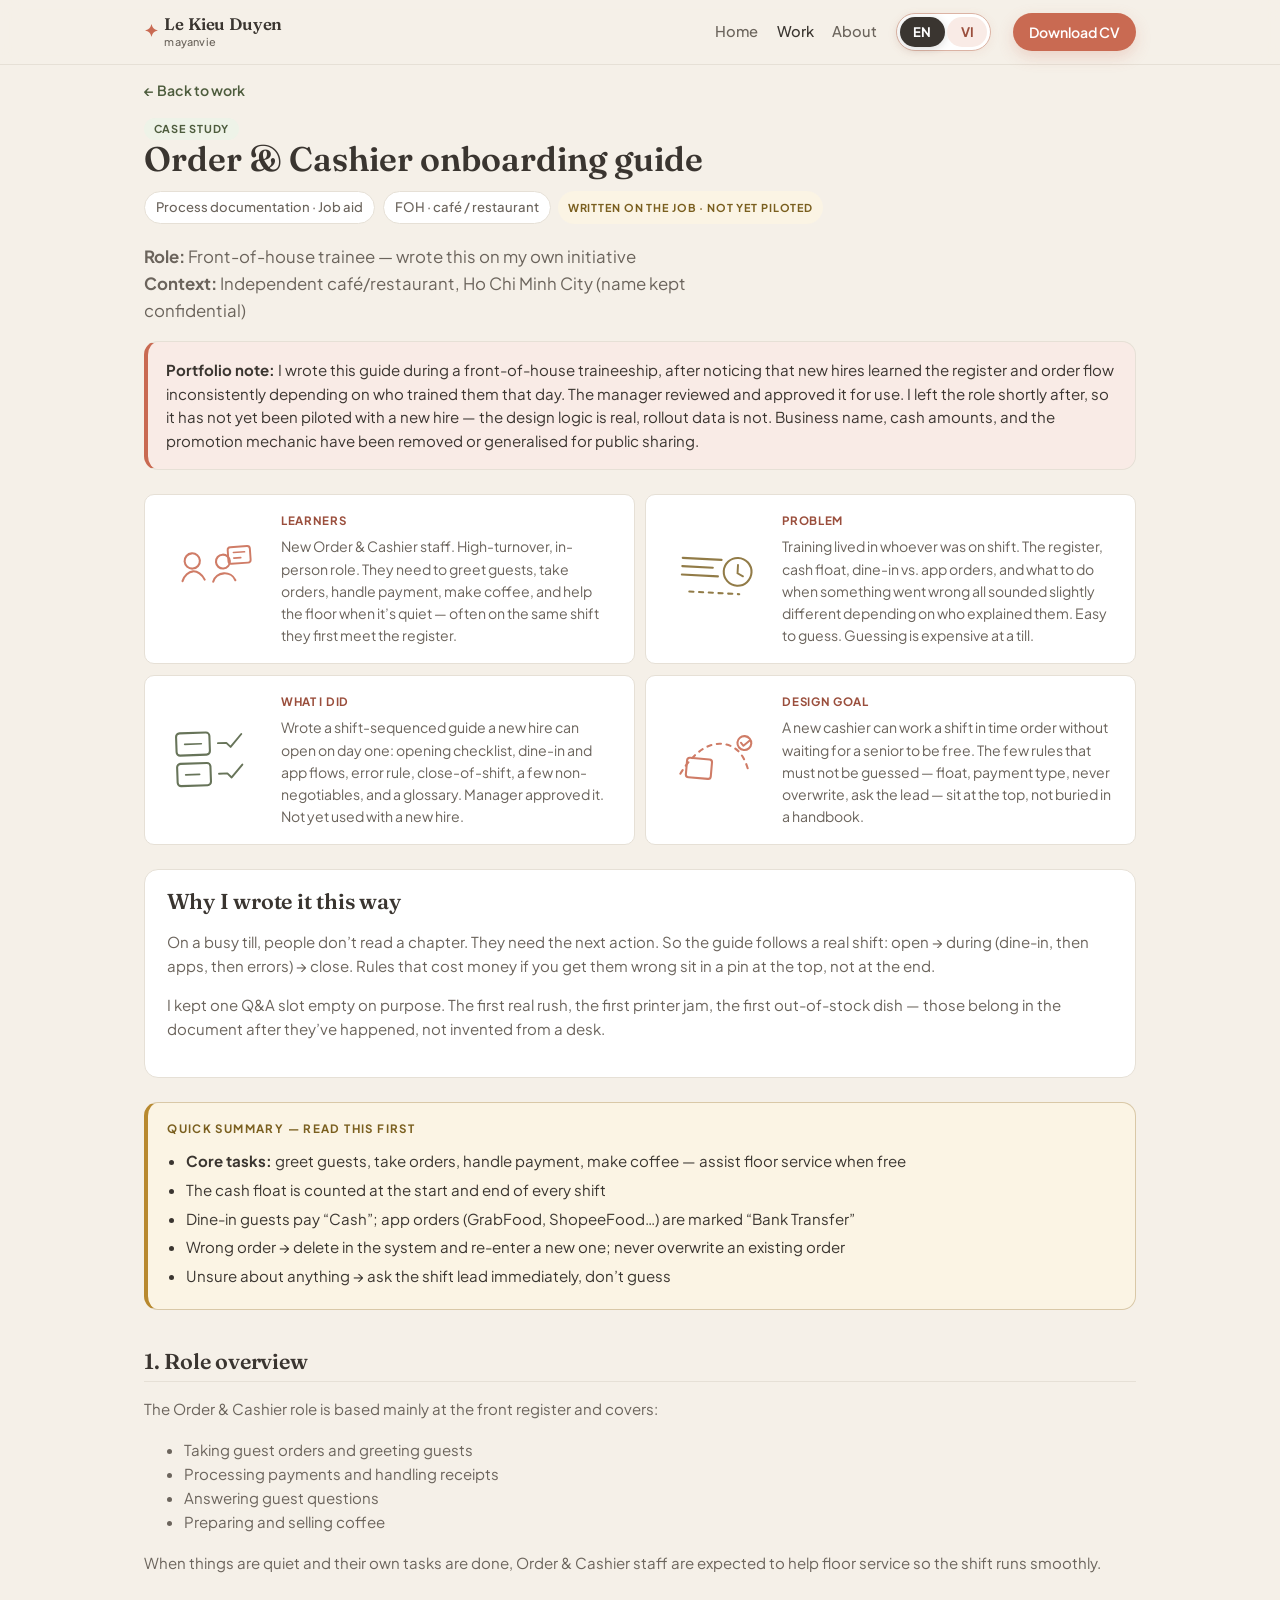
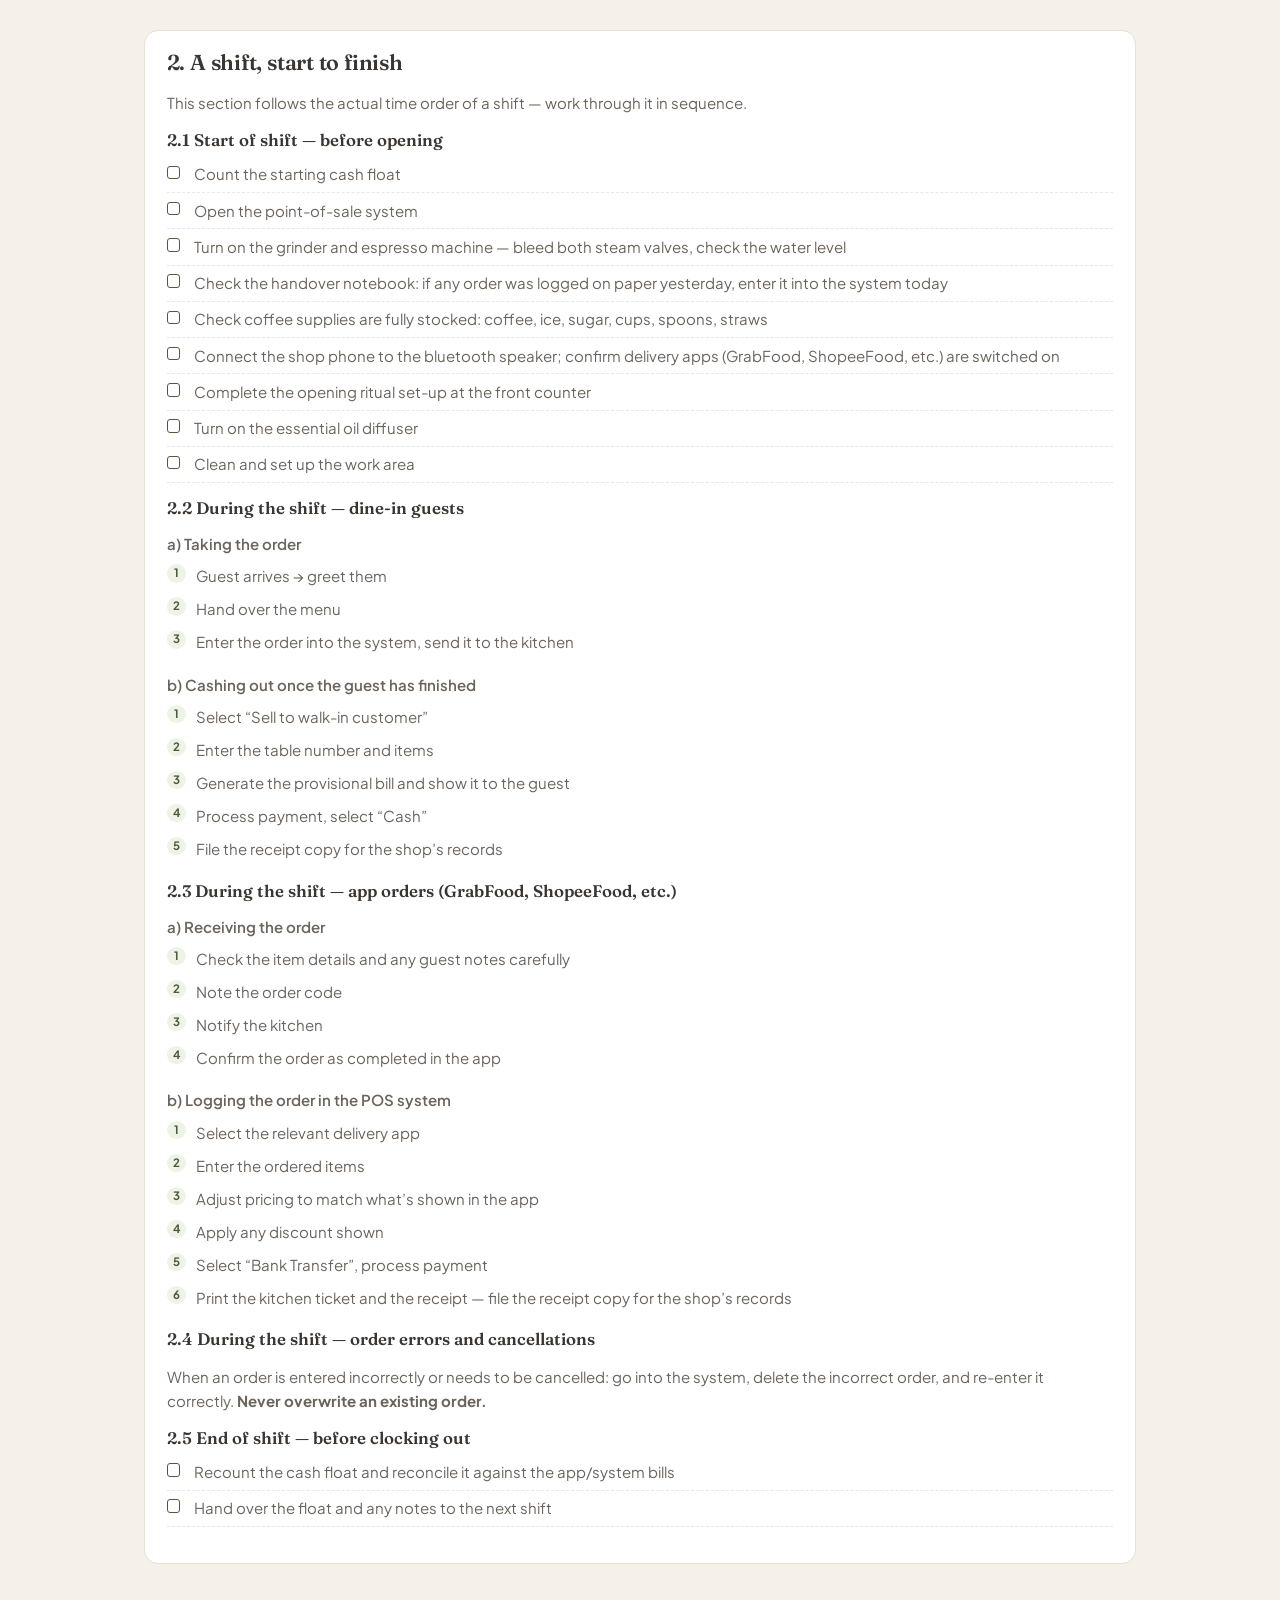
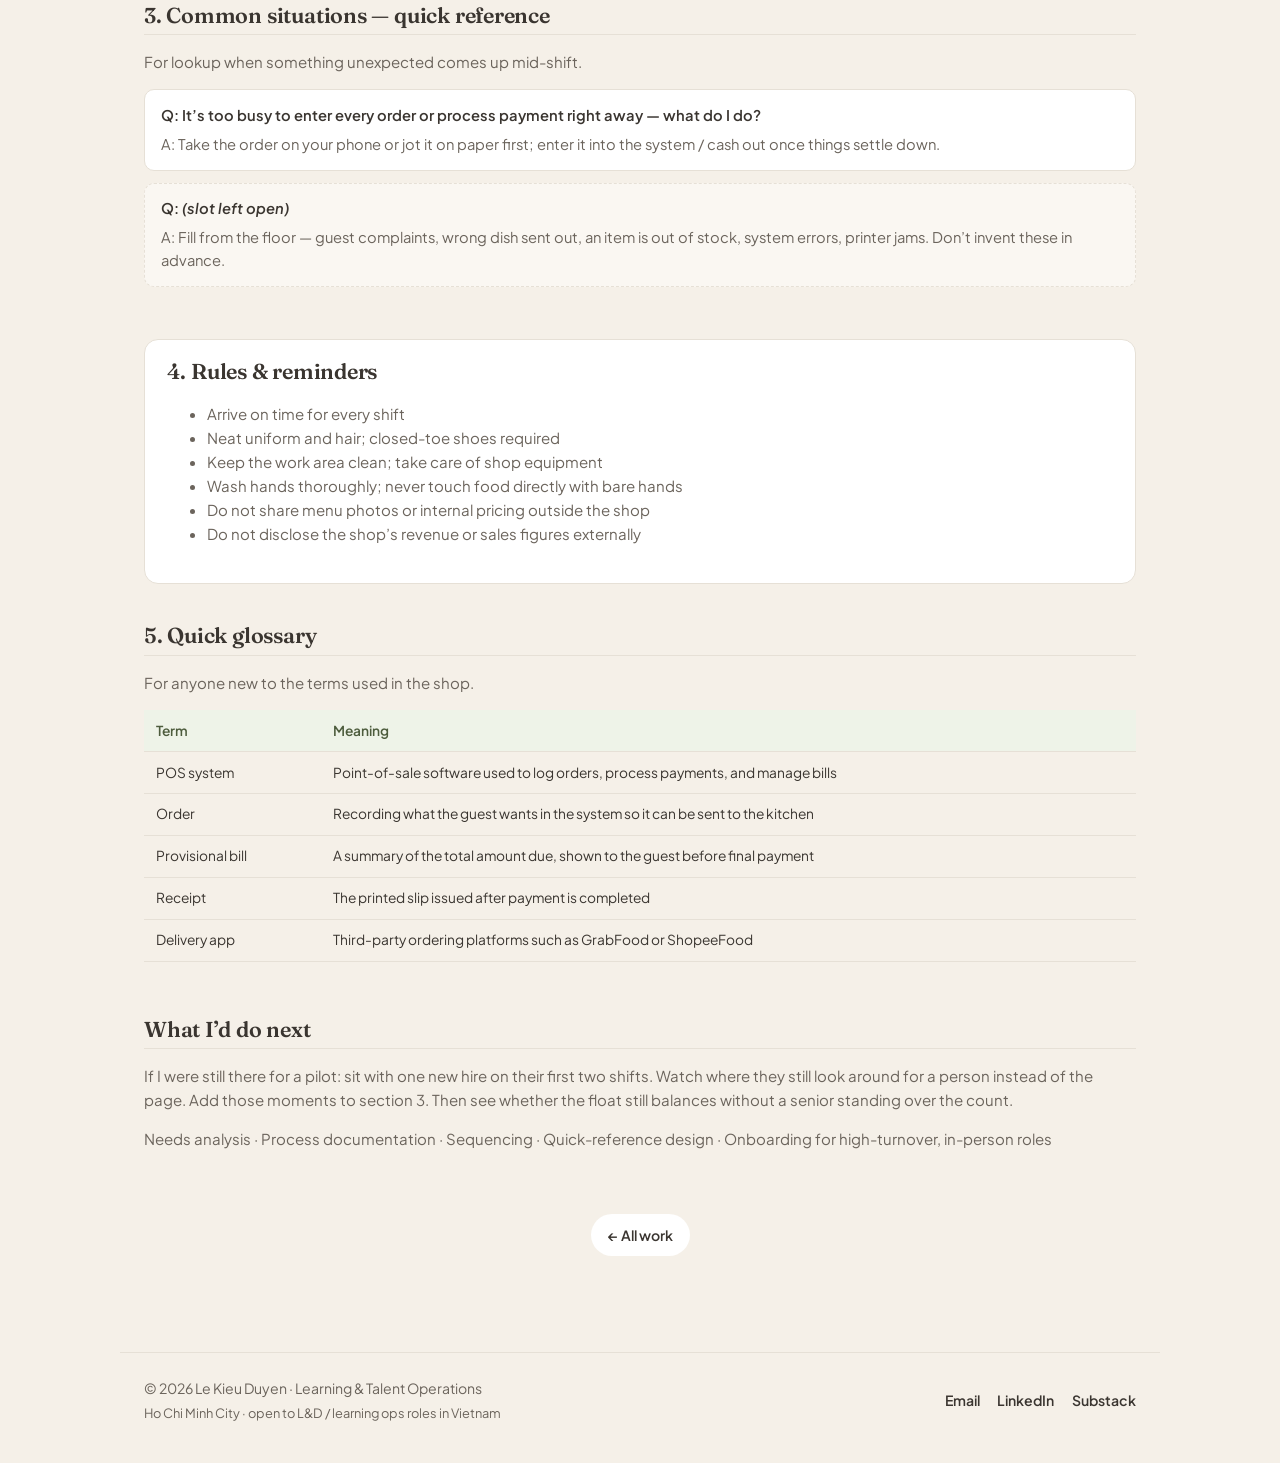
<file: cases/cashier-onboarding.html>
<!DOCTYPE html>
<html lang="en">
<head>
  <meta charset="UTF-8">
  <meta name="viewport" content="width=device-width, initial-scale=1">
  <title>Order &amp; Cashier Onboarding Guide — Le Kieu Duyen</title>
  <meta name="description" content="Onboarding guide for new Order &amp; Cashier staff at an independent café/restaurant — shift sequence, POS rules, and a job aid written from the floor.">
  <meta name="theme-color" content="#F5F0E8">
  <meta property="og:type" content="article">
  <meta property="og:site_name" content="Le Kieu Duyen — Portfolio">
  <meta property="og:title" content="Order &amp; Cashier Onboarding Guide — Case Study">
  <meta property="og:description" content="A shift-sequenced job aid from the till: opening checklist, dine-in vs. app flow, and the rules you must not guess.">
  <meta property="og:url" content="https://mayanvie.github.io/cases/cashier-onboarding.html">
  <meta property="og:image" content="https://mayanvie.github.io/images/thumbs/cashier.jpg?v=3">
  <meta property="og:image:width" content="640">
  <meta property="og:image:height" content="427">
  <meta name="twitter:card" content="summary_large_image">
  <meta name="twitter:title" content="Order &amp; Cashier Onboarding Guide — Case Study">
  <meta name="twitter:description" content="A shift-sequenced job aid from the till: opening checklist, dine-in vs. app flow, and the rules you must not guess.">
  <meta name="twitter:image" content="https://mayanvie.github.io/images/thumbs/cashier.jpg?v=3">
  <script>if(!matchMedia('(prefers-reduced-motion: reduce)').matches)document.documentElement.classList.add('has-motion');</script>
  <link rel="stylesheet" href="../css/style.css?v=24">
</head>
<body data-page="case-cashier">
  <header class="top">
    <div class="wrap">
      <a href="../index.html" class="brand" aria-label="Le Kieu Duyen — home">
        <span class="dot" aria-hidden="true">✦</span>
        <span class="brand-text">
          <span class="brand-name">Le Kieu Duyen</span>
          <span class="brand-nick">mayanvie</span>
        </span>
      </a>
      <button type="button" class="nav-toggle" aria-expanded="false" aria-controls="site-nav" aria-label="Open menu" data-i18n-attr="aria-label:nav.menuOpen">
        <span class="nav-toggle__bar" aria-hidden="true"></span>
        <span class="nav-toggle__bar" aria-hidden="true"></span>
        <span class="nav-toggle__bar" aria-hidden="true"></span>
      </button>
      <nav class="nav" id="site-nav">
        <a href="../index.html" data-i18n="nav.home">Home</a>
        <a href="../work.html" class="on" data-i18n="nav.work">Work</a>
        <a href="../about.html" data-i18n="nav.about">About</a>
        <a href="../cv/LeKieuDuyen_CV_LnD_EN.pdf" class="pill" download data-cv-link="../cv/" data-i18n="nav.cv">Download CV</a>
      </nav>
    </div>
  </header>

  <main class="wrap page case-page">
    <p class="back-link"><a href="../work.html#act-2" data-i18n="cashier.back">← Back to work</a></p>
    <span class="tag tag--c2" data-i18n="cashier.tag">case study</span>
    <h1 data-i18n="cashier.title">Order &amp; Cashier onboarding guide</h1>
    <div class="case-meta">
      <span class="meta-tag" data-i18n="cashier.m1">Process documentation · Job aid</span>
      <span class="meta-tag" data-i18n="cashier.m2">FOH · café / restaurant</span>
      <span class="tag tag--c3" data-i18n="cashier.m3">Written on the job · not yet piloted</span>
    </div>
    <p class="lead" data-i18n-html="cashier.lead"><strong>Role:</strong> Front-of-house trainee — wrote this on my own initiative<br>
    <strong>Context:</strong> Independent café/restaurant, Ho Chi Minh City (name kept confidential)</p>
    <aside class="case-note" data-i18n-html="cashier.note">
      <strong>Portfolio note:</strong> I wrote this guide during a front-of-house traineeship, after noticing that new hires learned the register and order flow inconsistently depending on who trained them that day. The manager reviewed and approved it for use. I left the role shortly after, so it has not yet been piloted with a new hire — the design logic is real, rollout data is not. Business name, cash amounts, and the promotion mechanic have been removed or generalised for public sharing.
    </aside>

    <div class="summary-grid summary-grid--case mb-2">
      <div class="summary-box summary-box--doodle">
        <span class="summary-doodle summary-doodle--learners" aria-hidden="true">
          <svg viewBox="0 0 72 56" fill="none" xmlns="http://www.w3.org/2000/svg">
            <circle cx="22" cy="14" r="5.5" stroke="currentColor" stroke-width="1.5"/>
            <path d="M14 28c1.5-4 5-6.5 8-6.5s6.5 2.5 8 6.5" stroke="currentColor" stroke-width="1.5" stroke-linecap="round"/>
            <circle cx="44" cy="16" r="5" stroke="currentColor" stroke-width="1.5"/>
            <path d="M36 30c1.2-3.5 4.5-5.5 8-5.5s6.8 2 8 5.5" stroke="currentColor" stroke-width="1.5" stroke-linecap="round"/>
            <rect x="48" y="6" width="16" height="12" rx="2" stroke="currentColor" stroke-width="1.4"/>
            <path d="M52 10h8M52 14h5" stroke="currentColor" stroke-width="1.2" stroke-linecap="round"/>
          </svg>
        </span>
        <div class="summary-box__body">
          <strong data-i18n="cashier.sum1.t">Learners</strong>
          <p data-i18n="cashier.sum1.p">New Order &amp; Cashier staff. High-turnover, in-person role. They need to greet guests, take orders, handle payment, make coffee, and help the floor when it’s quiet — often on the same shift they first meet the register.</p>
        </div>
      </div>
      <div class="summary-box summary-box--doodle">
        <span class="summary-doodle summary-doodle--problem" aria-hidden="true">
          <svg viewBox="0 0 72 56" fill="none" xmlns="http://www.w3.org/2000/svg">
            <path d="M12 14h28M12 20h22M12 26h26" stroke="currentColor" stroke-width="1.5" stroke-linecap="round"/>
            <circle cx="52" cy="22" r="10" stroke="currentColor" stroke-width="1.5"/>
            <path d="M52 17v6l4 2" stroke="currentColor" stroke-width="1.4" stroke-linecap="round"/>
            <path d="M18 38h36" stroke="currentColor" stroke-width="1.5" stroke-linecap="round" stroke-dasharray="3 4"/>
          </svg>
        </span>
        <div class="summary-box__body">
          <strong data-i18n="cashier.sum2.t">Problem</strong>
          <p data-i18n="cashier.sum2.p">Training lived in whoever was on shift. The register, cash float, dine-in vs. app orders, and what to do when something went wrong all sounded slightly different depending on who explained them. Easy to guess. Guessing is expensive at a till.</p>
        </div>
      </div>
      <div class="summary-box summary-box--doodle">
        <span class="summary-doodle summary-doodle--did" aria-hidden="true">
          <svg viewBox="0 0 72 56" fill="none" xmlns="http://www.w3.org/2000/svg">
            <rect x="10" y="8" width="24" height="16" rx="2.5" stroke="currentColor" stroke-width="1.5"/>
            <rect x="10" y="30" width="24" height="16" rx="2.5" stroke="currentColor" stroke-width="1.5"/>
            <path d="M16 16h12M16 38h10" stroke="currentColor" stroke-width="1.2" stroke-linecap="round"/>
            <path d="M40 16h6l3 3 8-9" stroke="currentColor" stroke-width="1.4" stroke-linecap="round" stroke-linejoin="round"/>
            <path d="M40 38h6l3 3 8-9" stroke="currentColor" stroke-width="1.4" stroke-linecap="round" stroke-linejoin="round"/>
          </svg>
        </span>
        <div class="summary-box__body">
          <strong data-i18n="cashier.sum3.t">What I did</strong>
          <p data-i18n="cashier.sum3.p">Wrote a shift-sequenced guide a new hire can open on day one: opening checklist, dine-in and app flows, error rule, close-of-shift, a few non-negotiables, and a glossary. Manager approved it. Not yet used with a new hire.</p>
        </div>
      </div>
      <div class="summary-box summary-box--doodle">
        <span class="summary-doodle summary-doodle--goal" aria-hidden="true">
          <svg viewBox="0 0 72 56" fill="none" xmlns="http://www.w3.org/2000/svg">
            <path d="M12 40c8-16 18-24 28-24s16 6 20 16" stroke="currentColor" stroke-width="1.5" stroke-linecap="round" stroke-dasharray="3 4"/>
            <circle cx="56" cy="14" r="5" stroke="currentColor" stroke-width="1.5"/>
            <path d="M53.5 14l2 2 4-4" stroke="currentColor" stroke-width="1.4" stroke-linecap="round" stroke-linejoin="round"/>
            <rect x="16" y="28" width="18" height="14" rx="2" stroke="currentColor" stroke-width="1.5"/>
          </svg>
        </span>
        <div class="summary-box__body">
          <strong data-i18n="cashier.sum4.t">Design goal</strong>
          <p data-i18n="cashier.sum4.p">A new cashier can work a shift in time order without waiting for a senior to be free. The few rules that must not be guessed — float, payment type, never overwrite, ask the lead — sit at the top, not buried in a handbook.</p>
        </div>
      </div>
    </div>

    <div data-i18n-block="en">
    <section class="content-block content-block--case-key">
      <h2>Why I wrote it this way</h2>
      <p>On a busy till, people don’t read a chapter. They need the next action. So the guide follows a real shift: open → during (dine-in, then apps, then errors) → close. Rules that cost money if you get them wrong sit in a pin at the top, not at the end.</p>
      <p>I kept one Q&amp;A slot empty on purpose. The first real rush, the first printer jam, the first out-of-stock dish — those belong in the document after they’ve happened, not invented from a desk.</p>
    </section>

    <aside class="guide-pin" aria-labelledby="pin-title">
      <p class="guide-pin__label" id="pin-title">Quick summary — read this first</p>
      <ul>
        <li><strong>Core tasks:</strong> greet guests, take orders, handle payment, make coffee — assist floor service when free</li>
        <li>The cash float is counted at the start and end of every shift</li>
        <li>Dine-in guests pay “Cash”; app orders (GrabFood, ShopeeFood…) are marked “Bank Transfer”</li>
        <li>Wrong order → delete in the system and re-enter a new one; never overwrite an existing order</li>
        <li>Unsure about anything → ask the shift lead immediately, don’t guess</li>
      </ul>
    </aside>

    <section class="content-block content-block--case-plain">
      <h2>1. Role overview</h2>
      <p>The Order &amp; Cashier role is based mainly at the front register and covers:</p>
      <ul>
        <li>Taking guest orders and greeting guests</li>
        <li>Processing payments and handling receipts</li>
        <li>Answering guest questions</li>
        <li>Preparing and selling coffee</li>
      </ul>
      <p>When things are quiet and their own tasks are done, Order &amp; Cashier staff are expected to help floor service so the shift runs smoothly.</p>
    </section>

    <section class="content-block content-block--case-key">
      <h2>2. A shift, start to finish</h2>
      <p>This section follows the actual time order of a shift — work through it in sequence.</p>

      <h3>2.1 Start of shift — before opening</h3>
      <ul class="check-list">
        <li>Count the starting cash float</li>
        <li>Open the point-of-sale system</li>
        <li>Turn on the grinder and espresso machine — bleed both steam valves, check the water level</li>
        <li>Check the handover notebook: if any order was logged on paper yesterday, enter it into the system today</li>
        <li>Check coffee supplies are fully stocked: coffee, ice, sugar, cups, spoons, straws</li>
        <li>Connect the shop phone to the bluetooth speaker; confirm delivery apps (GrabFood, ShopeeFood, etc.) are switched on</li>
        <li>Complete the opening ritual set-up at the front counter</li>
        <li>Turn on the essential oil diffuser</li>
        <li>Clean and set up the work area</li>
      </ul>

      <h3>2.2 During the shift — dine-in guests</h3>
      <p class="flow-label">a) Taking the order</p>
      <ol class="flow-steps">
        <li>Guest arrives → greet them</li>
        <li>Hand over the menu</li>
        <li>Enter the order into the system, send it to the kitchen</li>
      </ol>
      <p class="flow-label">b) Cashing out once the guest has finished</p>
      <ol class="flow-steps">
        <li>Select “Sell to walk-in customer”</li>
        <li>Enter the table number and items</li>
        <li>Generate the provisional bill and show it to the guest</li>
        <li>Process payment, select “Cash”</li>
        <li>File the receipt copy for the shop’s records</li>
      </ol>

      <h3>2.3 During the shift — app orders (GrabFood, ShopeeFood, etc.)</h3>
      <p class="flow-label">a) Receiving the order</p>
      <ol class="flow-steps">
        <li>Check the item details and any guest notes carefully</li>
        <li>Note the order code</li>
        <li>Notify the kitchen</li>
        <li>Confirm the order as completed in the app</li>
      </ol>
      <p class="flow-label">b) Logging the order in the POS system</p>
      <ol class="flow-steps">
        <li>Select the relevant delivery app</li>
        <li>Enter the ordered items</li>
        <li>Adjust pricing to match what’s shown in the app</li>
        <li>Apply any discount shown</li>
        <li>Select “Bank Transfer”, process payment</li>
        <li>Print the kitchen ticket and the receipt — file the receipt copy for the shop’s records</li>
      </ol>

      <h3>2.4 During the shift — order errors and cancellations</h3>
      <p>When an order is entered incorrectly or needs to be cancelled: go into the system, delete the incorrect order, and re-enter it correctly. <strong>Never overwrite an existing order.</strong></p>

      <h3>2.5 End of shift — before clocking out</h3>
      <ul class="check-list">
        <li>Recount the cash float and reconcile it against the app/system bills</li>
        <li>Hand over the float and any notes to the next shift</li>
      </ul>
    </section>

    <section class="content-block content-block--case-plain">
      <h2>3. Common situations — quick reference</h2>
      <p>For lookup when something unexpected comes up mid-shift.</p>
      <dl class="qa-list">
        <div class="qa-item">
          <dt>Q: It’s too busy to enter every order or process payment right away — what do I do?</dt>
          <dd>A: Take the order on your phone or jot it on paper first; enter it into the system / cash out once things settle down.</dd>
        </div>
        <div class="qa-item qa-item--open">
          <dt>Q: <em>(slot left open)</em></dt>
          <dd>A: Fill from the floor — guest complaints, wrong dish sent out, an item is out of stock, system errors, printer jams. Don’t invent these in advance.</dd>
        </div>
      </dl>
    </section>

    <section class="content-block content-block--case-key">
      <h2>4. Rules &amp; reminders</h2>
      <ul>
        <li>Arrive on time for every shift</li>
        <li>Neat uniform and hair; closed-toe shoes required</li>
        <li>Keep the work area clean; take care of shop equipment</li>
        <li>Wash hands thoroughly; never touch food directly with bare hands</li>
        <li>Do not share menu photos or internal pricing outside the shop</li>
        <li>Do not disclose the shop’s revenue or sales figures externally</li>
      </ul>
    </section>

    <section class="content-block content-block--case-plain">
      <h2>5. Quick glossary</h2>
      <p>For anyone new to the terms used in the shop.</p>
      <div class="table-scroll">
      <table class="program-table">
        <thead>
          <tr>
            <th>Term</th>
            <th>Meaning</th>
          </tr>
        </thead>
        <tbody>
          <tr>
            <td>POS system</td>
            <td>Point-of-sale software used to log orders, process payments, and manage bills</td>
          </tr>
          <tr>
            <td>Order</td>
            <td>Recording what the guest wants in the system so it can be sent to the kitchen</td>
          </tr>
          <tr>
            <td>Provisional bill</td>
            <td>A summary of the total amount due, shown to the guest before final payment</td>
          </tr>
          <tr>
            <td>Receipt</td>
            <td>The printed slip issued after payment is completed</td>
          </tr>
          <tr>
            <td>Delivery app</td>
            <td>Third-party ordering platforms such as GrabFood or ShopeeFood</td>
          </tr>
        </tbody>
      </table>
      </div>
    </section>

    <section class="content-block content-block--case-plain">
      <h2>What I’d do next</h2>
      <p>If I were still there for a pilot: sit with one new hire on their first two shifts. Watch where they still look around for a person instead of the page. Add those moments to section 3. Then see whether the float still balances without a senior standing over the count.</p>
      <p class="case-tags text-muted">Needs analysis · Process documentation · Sequencing · Quick-reference design · Onboarding for high-turnover, in-person roles</p>
    </section>
    </div>

    <div data-i18n-block="vi" hidden>
    <section class="content-block content-block--case-key">
      <h2>Vì sao mình viết như vậy</h2>
      <p>Khi quầy đang đông, người ta không có thời gian đọc cả một chương hướng dẫn. Họ cần biết “việc tiếp theo là gì”. Vì vậy, guide đi theo một ca thật: mở cửa → trong ca → xử lý lỗi → đóng ca.</p>
      <p>Những quy tắc mà làm sai có thể ảnh hưởng đến tiền hoặc order được đưa lên đầu để dễ thấy, thay vì giấu ở cuối sổ tay.</p>
      <p>Mình cũng cố ý để một phần hỏi–đáp còn trống. Những tình huống như máy in kẹt, món hết hoặc khiếu nại cần được ghi lại sau khi thực sự xảy ra, thay vì tự đoán trước từ bàn viết.</p>
    </section>

    <aside class="guide-pin" aria-labelledby="pin-title-vi">
      <p class="guide-pin__label" id="pin-title-vi">Tóm tắt nhanh — đọc phần này trước</p>
      <ul>
        <li><strong>Việc chính:</strong> chào khách, nhận order, thu tiền, pha cà phê và hỗ trợ khu vực phục vụ khi rảnh.</li>
        <li>Đếm quỹ tiền mặt đầu ca và cuối ca.</li>
        <li>Khách dùng tại quán: chọn “Tiền mặt” khi thanh toán bằng tiền mặt.</li>
        <li>Order từ app như GrabFood hoặc ShopeeFood: chọn “Chuyển khoản” theo quy trình của guide.</li>
        <li>Nếu nhập sai order: xóa order sai rồi nhập lại; không sửa đè order đã có.</li>
        <li>Nếu không chắc: hỏi ca trưởng ngay, đừng tự đoán.</li>
      </ul>
    </aside>

    <section class="content-block content-block--case-plain">
      <h2>1. Tổng quan vai trò</h2>
      <p>Order &amp; Cashier chủ yếu làm việc tại quầy: chào khách, nhận order, xử lý thanh toán và hóa đơn, trả lời câu hỏi và pha/bán cà phê.</p>
      <p>Khi vắng khách và việc ở quầy đã xong, nhân viên chủ động hỗ trợ khu vực phục vụ để cả ca chạy thuận lợi.</p>
    </section>

    <section class="content-block content-block--case-key">
      <h2>2. Một ca, từ đầu đến cuối</h2>
      <p>Phần này đi theo đúng thứ tự thời gian. Làm lần lượt từ trên xuống.</p>
      <h3>2.1 Đầu ca — trước giờ mở cửa</h3>
      <ul class="check-list">
        <li>Đếm quỹ tiền mặt đầu ca.</li>
        <li>Mở hệ thống bán hàng.</li>
        <li>Bật máy xay và máy espresso; xả van hơi hai bên và kiểm tra mực nước.</li>
        <li>Xem sổ bàn giao. Nếu có order ghi giấy từ hôm trước, nhập lại vào hệ thống hôm nay.</li>
        <li>Kiểm tra nguyên liệu: cà phê, đá, đường, ly, muỗng và ống hút.</li>
        <li>Kết nối điện thoại của quán với loa Bluetooth; kiểm tra các app giao hàng đã bật.</li>
        <li>Hoàn thành các bước mở cửa tại quầy, bật máy xông tinh dầu và sắp xếp khu vực làm việc.</li>
      </ul>
      <h3>2.2 Trong ca — khách dùng tại quán</h3>
      <p class="flow-label">Nhận order</p>
      <p>Khách đến → chào → đưa menu → nhập order vào hệ thống → gửi bếp.</p>
      <p class="flow-label">Thanh toán</p>
      <p>Chọn “Bán cho khách vãng lai”, nhập số bàn và món, xuất tạm tính cho khách xem, thu tiền, chọn đúng phương thức thanh toán và lưu bản sao hóa đơn cho quán.</p>
      <h3>2.3 Trong ca — order từ app</h3>
      <p>Kiểm tra món và ghi chú của khách thật kỹ. Ghi mã order, báo bếp và xác nhận hoàn thành trên app.</p>
      <p>Nhập order vào POS: chọn đúng app, nhập món, chỉnh giá cho khớp với app, áp giảm giá nếu có, chọn phương thức thanh toán theo quy trình, in phiếu bếp và hóa đơn, rồi lưu bản sao cho quán.</p>
      <h3>2.4 Trong ca — sai order và hủy</h3>
      <p>Nếu nhập sai hoặc cần hủy: vào hệ thống, xóa order sai rồi nhập lại cho đúng. <strong>Không sửa đè order đã có.</strong></p>
      <h3>2.5 Cuối ca — trước khi tan</h3>
      <ul class="check-list">
        <li>Đếm lại quỹ, đối chiếu với hóa đơn trên app/hệ thống.</li>
        <li>Bàn giao quỹ và ghi chú cho ca sau.</li>
      </ul>
    </section>

    <section class="content-block content-block--case-plain">
      <h2>3. Tình huống thường gặp — tra nhanh</h2>
      <dl class="qa-list">
        <div class="qa-item">
          <dt>Hỏi: Quầy quá đông, không kịp nhập từng order hoặc thu tiền ngay thì sao?</dt>
          <dd>Đáp: Nhận order bằng điện thoại hoặc ghi giấy trước; nhập vào hệ thống và thu tiền khi tình hình bớt đông.</dd>
        </div>
        <div class="qa-item qa-item--open">
          <dt>Hỏi: <em>(để trống — cập nhật sau)</em></dt>
          <dd>Đáp: Một số câu hỏi nên để trống và cập nhật sau khi phát sinh thực tế: khiếu nại, món ra sai, hết món, lỗi hệ thống, máy in kẹt. Đừng tự bịa câu trả lời trước khi biết quy trình thật.</dd>
        </div>
      </dl>
    </section>

    <section class="content-block content-block--case-key">
      <h2>4. Quy tắc &amp; nhắc nhở</h2>
      <ul>
        <li>Đi làm đúng giờ.</li>
        <li>Đồng phục và tóc gọn; mang giày kín mũi.</li>
        <li>Giữ khu vực làm việc và thiết bị của quán sạch sẽ.</li>
        <li>Rửa tay kỹ; không cầm thức ăn bằng tay trần.</li>
        <li>Không chia sẻ ảnh menu hoặc giá nội bộ ra bên ngoài.</li>
        <li>Không tiết lộ doanh thu hoặc số liệu bán hàng của quán.</li>
      </ul>
    </section>

    <section class="content-block content-block--case-plain">
      <h2>5. Glossary nhanh</h2>
      <div class="table-scroll">
      <table class="program-table">
        <thead>
          <tr>
            <th>Thuật ngữ</th>
            <th>Nghĩa</th>
          </tr>
        </thead>
        <tbody>
          <tr>
            <td>Hệ thống POS</td>
            <td>Phần mềm bán hàng dùng để ghi order, thu tiền và quản lý hóa đơn.</td>
          </tr>
          <tr>
            <td>Order</td>
            <td>Ghi món khách muốn vào hệ thống để gửi bếp.</td>
          </tr>
          <tr>
            <td>Tạm tính</td>
            <td>Tổng số tiền khách cần trả, được đưa cho khách xem trước khi thanh toán.</td>
          </tr>
          <tr>
            <td>Hóa đơn / bill</td>
            <td>Phiếu được in sau khi thanh toán.</td>
          </tr>
          <tr>
            <td>App giao hàng</td>
            <td>Nền tảng bên thứ ba để khách đặt món, như GrabFood hoặc ShopeeFood.</td>
          </tr>
        </tbody>
      </table>
      </div>
    </section>

    <section class="content-block content-block--case-plain">
      <h2>Việc mình sẽ làm tiếp</h2>
      <p>Nếu còn ở đó để pilot, mình sẽ ngồi cùng một người mới trong hai ca đầu và quan sát những lúc họ vẫn phải quay sang tìm người thay vì tìm thông tin trong guide. Những điểm đó sẽ được bổ sung vào phần tra nhanh.</p>
      <p>Mình cũng muốn kiểm tra xem quỹ có còn khớp khi người mới tự đếm mà không có senior đứng cạnh hay không.</p>
      <p class="case-tags text-muted">Needs analysis · Process documentation · Sequencing · Quick-reference design · Onboarding for high-turnover, in-person roles</p>
    </section>
    </div>

    <p class="center-cta">
      <a href="../work.html" class="btn btn-outline" data-i18n="cashier.allWork">← All work</a>
    </p>
  </main>

  <footer class="foot wrap">
    <span><span data-i18n="footer.copy">© 2026 Le Kieu Duyen · Learning &amp; Talent Operations</span><span class="footer-tagline" data-i18n="footer.tagline">Ho Chi Minh City · open to L&amp;D / learning ops roles in Vietnam</span></span>
    <span class="foot-links">
      <a href="mailto:kieuduyen.contact@gmail.com">Email</a>
      <a href="https://www.linkedin.com/in/lekieuduyen" target="_blank" rel="noopener">LinkedIn</a>
      <a href="https://mayanvie.substack.com/" target="_blank" rel="noopener">Substack</a>
    </span>
  </footer>
  <script src="../js/i18n.js?v=26"></script>
  <script src="../js/motion.js?v=4"></script>
  <script src="../js/nav.js?v=3"></script>
</body>
</html>
</file>
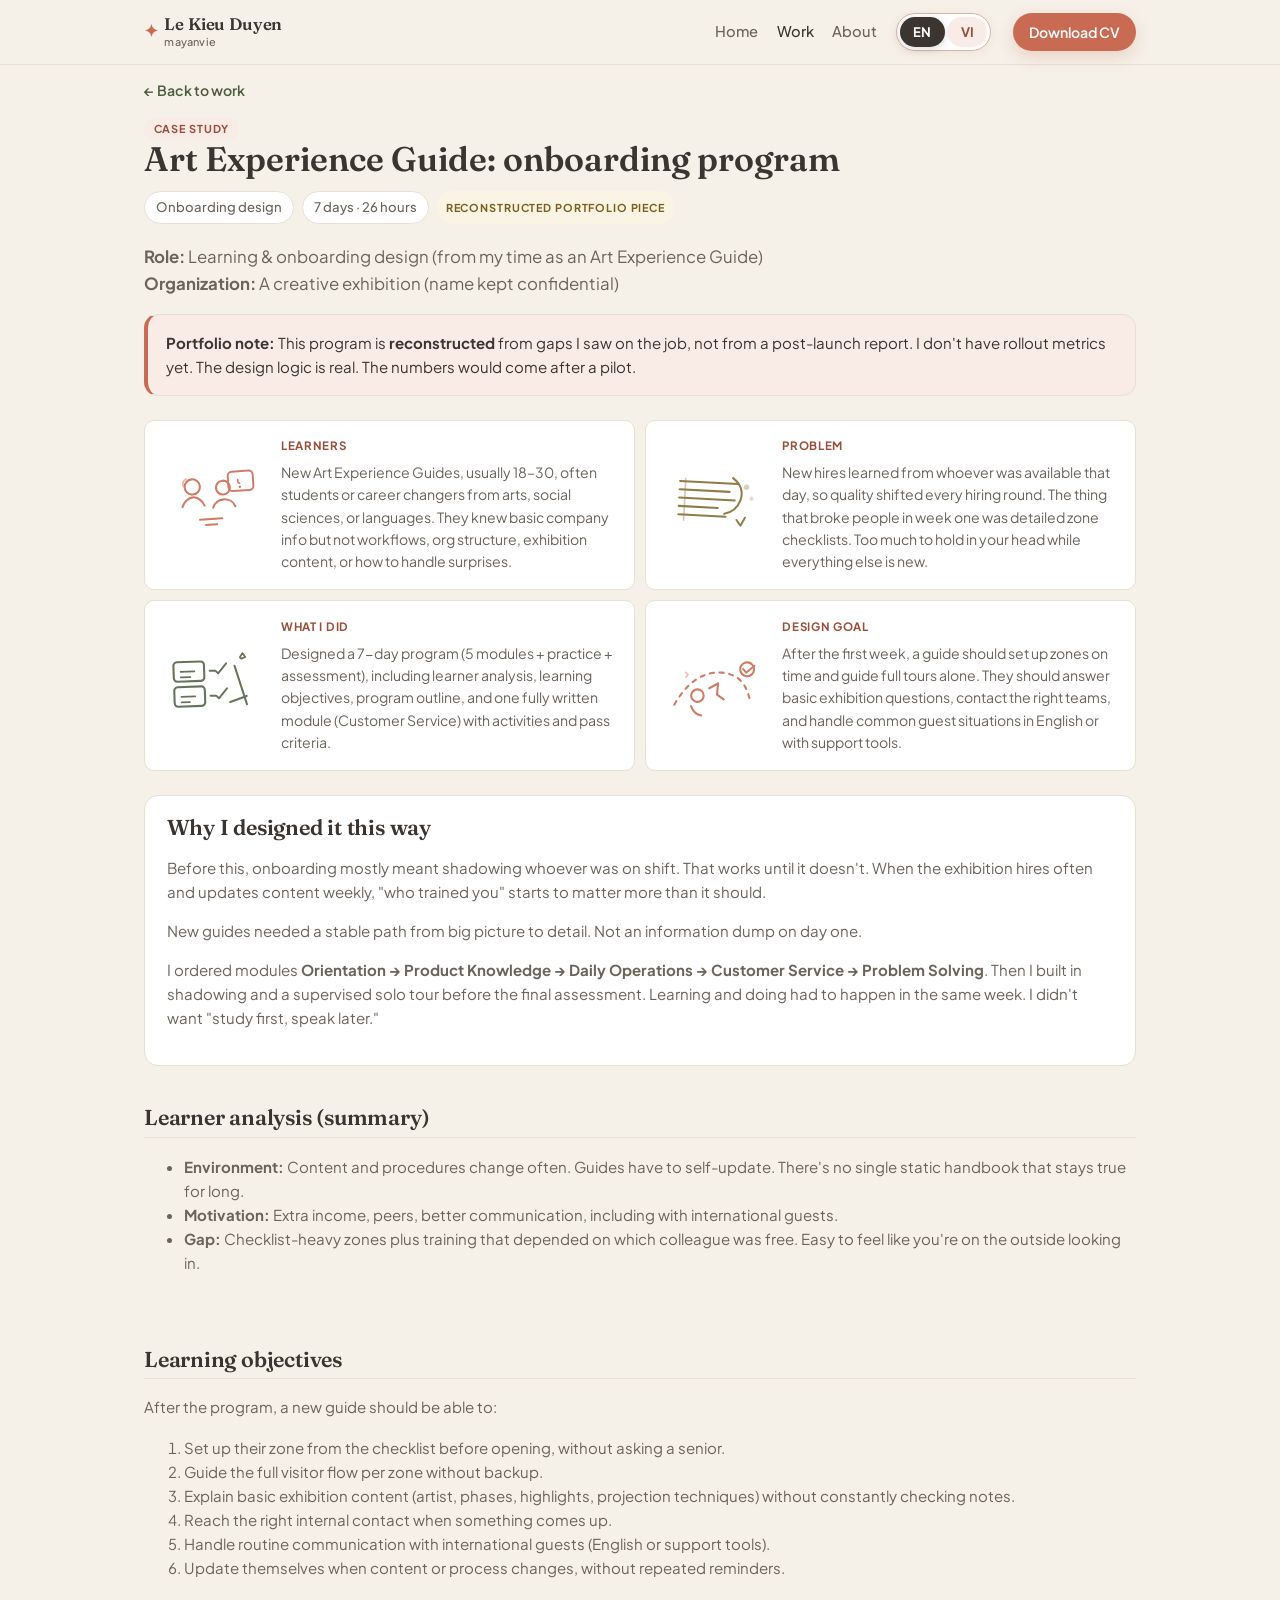
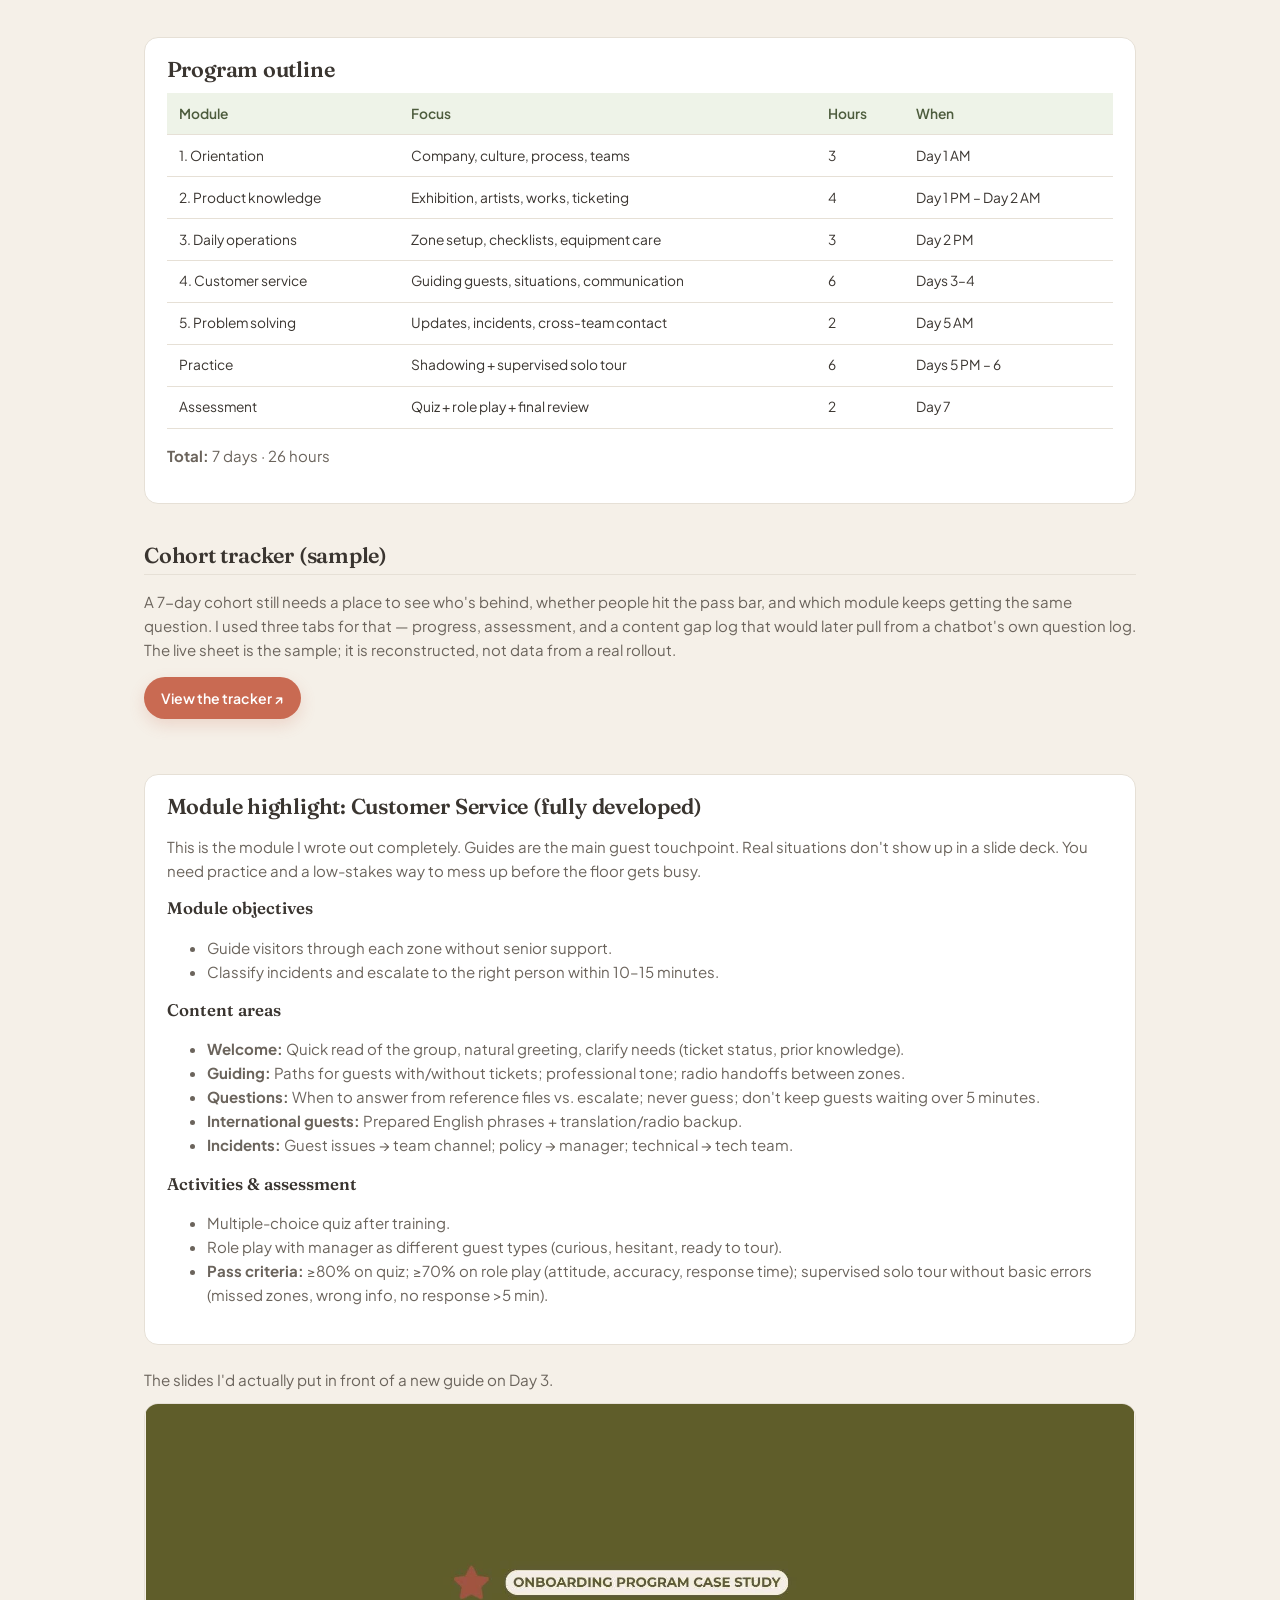
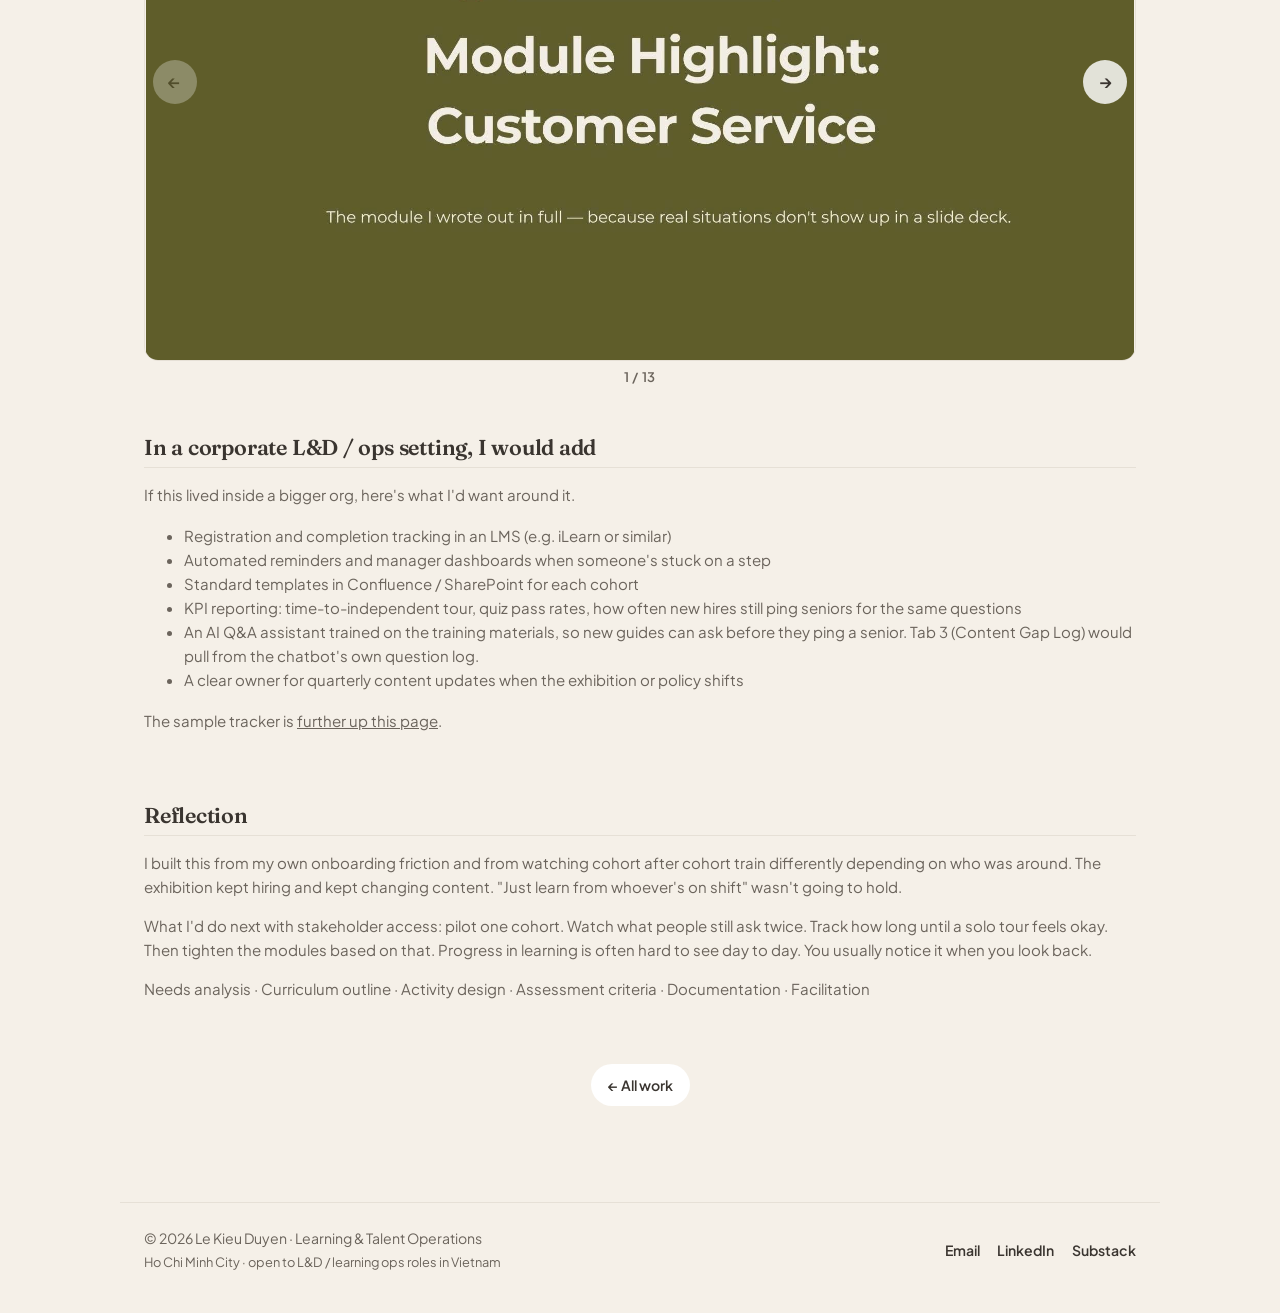
<file: cases/onboarding.html>
<!DOCTYPE html>
<html lang="en">
<head>
  <meta charset="UTF-8">
  <meta name="viewport" content="width=device-width, initial-scale=1">
  <title>Onboarding Program Case — Le Kieu Duyen</title>
  <meta name="description" content="7-day onboarding program for Art Experience Guides — learner analysis, modules, and assessment design.">
  <meta name="theme-color" content="#F5F0E8">
  <meta property="og:type" content="article">
  <meta property="og:site_name" content="Le Kieu Duyen — Portfolio">
  <meta property="og:title" content="Art Experience Guide: Onboarding Program — Case Study">
  <meta property="og:description" content="A 7-day onboarding program built from floor observations: learner analysis, program outline, and one module written in full.">
  <meta property="og:url" content="https://mayanvie.github.io/cases/onboarding.html">
  <meta property="og:image" content="https://mayanvie.github.io/images/thumbs/onboarding.jpg?v=4">
  <meta property="og:image:width" content="640">
  <meta property="og:image:height" content="427">
  <meta name="twitter:card" content="summary_large_image">
  <meta name="twitter:title" content="Art Experience Guide: Onboarding Program — Case Study">
  <meta name="twitter:description" content="A 7-day onboarding program built from floor observations: learner analysis, program outline, and one module written in full.">
  <meta name="twitter:image" content="https://mayanvie.github.io/images/thumbs/onboarding.jpg?v=4">
  <script>if(!matchMedia('(prefers-reduced-motion: reduce)').matches)document.documentElement.classList.add('has-motion');</script>
  <link rel="stylesheet" href="../css/style.css?v=24">
</head>
<body data-page="case">
  <header class="top">
    <div class="wrap">
      <a href="../index.html" class="brand" aria-label="Le Kieu Duyen — home">
        <span class="dot" aria-hidden="true">✦</span>
        <span class="brand-text">
          <span class="brand-name">Le Kieu Duyen</span>
          <span class="brand-nick">mayanvie</span>
        </span>
      </a>
      <button type="button" class="nav-toggle" aria-expanded="false" aria-controls="site-nav" aria-label="Open menu" data-i18n-attr="aria-label:nav.menuOpen">
        <span class="nav-toggle__bar" aria-hidden="true"></span>
        <span class="nav-toggle__bar" aria-hidden="true"></span>
        <span class="nav-toggle__bar" aria-hidden="true"></span>
      </button>
      <nav class="nav" id="site-nav">
        <a href="../index.html" data-i18n="nav.home">Home</a>
        <a href="../work.html" class="on" data-i18n="nav.work">Work</a>
        <a href="../about.html" data-i18n="nav.about">About</a>
        <a href="../cv/LeKieuDuyen_CV_LnD_EN.pdf" class="pill" download data-cv-link="../cv/" data-i18n="nav.cv">Download CV</a>
      </nav>
    </div>
  </header>

  <main class="wrap page case-page">
    <p class="back-link"><a href="../work.html" data-i18n="case.back">← Back to work</a></p>
    <span class="tag tag--c1" data-i18n="case.tag">case study</span>
    <h1 data-i18n="case.title">Art Experience Guide: onboarding program</h1>
    <div class="case-meta">
      <span class="meta-tag" data-i18n="case.m1">Onboarding design</span>
      <span class="meta-tag" data-i18n="case.m2">7 days · 26 hours</span>
      <span class="tag tag--c3" data-i18n="case.m3">Reconstructed portfolio piece</span>
    </div>
    <p class="lead" data-i18n-html="case.lead"><strong>Role:</strong> Learning &amp; onboarding design (from my time as an Art Experience Guide)<br>
    <strong>Organization:</strong> A creative exhibition (name kept confidential)</p>
    <aside class="case-note" data-i18n-html="case.note">
      <strong>Portfolio note:</strong> This program is <strong>reconstructed</strong> from gaps I saw on the job, not from a post-launch report. I don't have rollout metrics yet. The design logic is real. The numbers would come after a pilot.
    </aside>

    <div class="summary-grid summary-grid--case mb-2">
      <div class="summary-box summary-box--doodle">
          <span class="summary-doodle summary-doodle--learners" aria-hidden="true">
            <svg viewBox="0 0 72 56" fill="none" xmlns="http://www.w3.org/2000/svg">
              <circle cx="22" cy="14" r="5.5" stroke="currentColor" stroke-width="1.5"/>
              <path d="M14 28c1.5-4 5-6.5 8-6.5s6.5 2.5 8 6.5" stroke="currentColor" stroke-width="1.5" stroke-linecap="round"/>
              <circle cx="44" cy="16" r="5" stroke="currentColor" stroke-width="1.5"/>
              <path d="M36 30c1.2-3.5 4.5-5.5 8-5.5s6.8 2 8 5.5" stroke="currentColor" stroke-width="1.5" stroke-linecap="round"/>
              <path d="M26 38h16" stroke="currentColor" stroke-width="1.5" stroke-linecap="round"/>
              <path d="M30 42h8" stroke="currentColor" stroke-width="1.5" stroke-linecap="round"/>
              <rect x="48" y="5" width="18" height="14" rx="3" stroke="currentColor" stroke-width="1.4"/>
              <path d="M55 11v1.5a1.2 1.2 0 0 0 1.2 1.2" stroke="currentColor" stroke-width="1.2" stroke-linecap="round"/>
              <circle cx="56.2" cy="16.2" r="0.9" fill="currentColor"/>
              <path d="M18 8c-2 1-3 3-2.5 5" stroke="currentColor" stroke-width="1.2" stroke-linecap="round" opacity="0.55"/>
            </svg>
          </span>
        <div class="summary-box__body">
          <strong data-i18n="case.sum1.t">Learners</strong>
          <p data-i18n="case.sum1.p">New Art Experience Guides, usually 18–30, often students or career changers from arts, social sciences, or languages. They knew basic company info but not workflows, org structure, exhibition content, or how to handle surprises.</p>
        </div>
      </div>
      <div class="summary-box summary-box--doodle">
          <span class="summary-doodle summary-doodle--problem" aria-hidden="true">
            <svg viewBox="0 0 72 56" fill="none" xmlns="http://www.w3.org/2000/svg">
              <path d="M10 12h42" stroke="currentColor" stroke-width="1.5" stroke-linecap="round"/>
              <path d="M10 18h36" stroke="currentColor" stroke-width="1.5" stroke-linecap="round"/>
              <path d="M10 24h40" stroke="currentColor" stroke-width="1.5" stroke-linecap="round"/>
              <path d="M10 30h28" stroke="currentColor" stroke-width="1.5" stroke-linecap="round"/>
              <path d="M10 36h34" stroke="currentColor" stroke-width="1.5" stroke-linecap="round"/>
              <path d="M14 10v30" stroke="currentColor" stroke-width="1.2" stroke-linecap="round" opacity="0.4"/>
              <path d="M48 8c6 4 8 10 6 16-1.5 5-6 9-11 10" stroke="currentColor" stroke-width="1.5" stroke-linecap="round"/>
              <path d="M52 38l3 4 3-6" stroke="currentColor" stroke-width="1.4" stroke-linecap="round" stroke-linejoin="round"/>
              <circle cx="58" cy="14" r="2" fill="currentColor" opacity="0.35"/>
              <circle cx="62" cy="22" r="1.5" fill="currentColor" opacity="0.25"/>
            </svg>
          </span>
        <div class="summary-box__body">
          <strong data-i18n="case.sum2.t">Problem</strong>
          <p data-i18n="case.sum2.p">New hires learned from whoever was available that day, so quality shifted every hiring round. The thing that broke people in week one was detailed zone checklists. Too much to hold in your head while everything else is new.</p>
        </div>
      </div>
      <div class="summary-box summary-box--doodle">
          <span class="summary-doodle summary-doodle--did" aria-hidden="true">
            <svg viewBox="0 0 72 56" fill="none" xmlns="http://www.w3.org/2000/svg">
              <rect x="8" y="10" width="22" height="14" rx="2.5" stroke="currentColor" stroke-width="1.5"/>
              <rect x="8" y="28" width="22" height="14" rx="2.5" stroke="currentColor" stroke-width="1.5"/>
              <path d="M13 17h10M13 21h7" stroke="currentColor" stroke-width="1.2" stroke-linecap="round"/>
              <path d="M13 35h10M13 39h6" stroke="currentColor" stroke-width="1.2" stroke-linecap="round"/>
              <path d="M34 17h4l2 2 6-7" stroke="currentColor" stroke-width="1.4" stroke-linecap="round" stroke-linejoin="round"/>
              <path d="M34 35h4l2 2 6-7" stroke="currentColor" stroke-width="1.4" stroke-linecap="round" stroke-linejoin="round"/>
              <path d="M52 14l8 28" stroke="currentColor" stroke-width="1.5" stroke-linecap="round"/>
              <path d="M48 40l12-4" stroke="currentColor" stroke-width="1.5" stroke-linecap="round"/>
              <path d="M56 8l2-3 2 3-3 1z" stroke="currentColor" stroke-width="1.2" stroke-linejoin="round"/>
            </svg>
          </span>
        <div class="summary-box__body">
          <strong data-i18n="case.sum3.t">What I did</strong>
          <p data-i18n="case.sum3.p">Designed a 7-day program (5 modules + practice + assessment), including learner analysis, learning objectives, program outline, and one fully written module (Customer Service) with activities and pass criteria.</p>
        </div>
      </div>
      <div class="summary-box summary-box--doodle">
          <span class="summary-doodle summary-doodle--goal" aria-hidden="true">
            <svg viewBox="0 0 72 56" fill="none" xmlns="http://www.w3.org/2000/svg">
              <path d="M8 44c8-18 20-26 32-26s18 6 22 18" stroke="currentColor" stroke-width="1.5" stroke-linecap="round" stroke-dasharray="3 4"/>
              <circle cx="58" cy="14" r="5" stroke="currentColor" stroke-width="1.5"/>
              <path d="M55 14l2.5 2.5L63 11" stroke="currentColor" stroke-width="1.4" stroke-linecap="round" stroke-linejoin="round"/>
              <circle cx="24" cy="36" r="4.5" stroke="currentColor" stroke-width="1.5"/>
              <path d="M20 44c2 4 5 6 8 6" stroke="currentColor" stroke-width="1.5" stroke-linecap="round"/>
              <path d="M32 30l6-4" stroke="currentColor" stroke-width="1.5" stroke-linecap="round"/>
              <path d="M38 26v8l5 3" stroke="currentColor" stroke-width="1.5" stroke-linecap="round" stroke-linejoin="round"/>
              <path d="M14 20l2 1.5-1.5 2" stroke="currentColor" stroke-width="1.1" stroke-linecap="round" opacity="0.5"/>
            </svg>
          </span>
        <div class="summary-box__body">
          <strong data-i18n="case.sum4.t">Design goal</strong>
          <p data-i18n="case.sum4.p">After the first week, a guide should set up zones on time and guide full tours alone. They should answer basic exhibition questions, contact the right teams, and handle common guest situations in English or with support tools.</p>
        </div>
      </div>
    </div>

    <div data-i18n-block="en">
    <section class="content-block content-block--case-key">
      <h2>Why I designed it this way</h2>
      <p>Before this, onboarding mostly meant shadowing whoever was on shift. That works until it doesn't. When the exhibition hires often and updates content weekly, "who trained you" starts to matter more than it should.</p>
      <p>New guides needed a stable path from big picture to detail. Not an information dump on day one.</p>
      <p>I ordered modules <strong>Orientation → Product Knowledge → Daily Operations → Customer Service → Problem Solving</strong>. Then I built in shadowing and a supervised solo tour before the final assessment. Learning and doing had to happen in the same week. I didn't want "study first, speak later."</p>
    </section>

    <section class="content-block content-block--case-plain">
      <h2>Learner analysis (summary)</h2>
      <ul>
        <li><strong>Environment:</strong> Content and procedures change often. Guides have to self-update. There's no single static handbook that stays true for long.</li>
        <li><strong>Motivation:</strong> Extra income, peers, better communication, including with international guests.</li>
        <li><strong>Gap:</strong> Checklist-heavy zones plus training that depended on which colleague was free. Easy to feel like you're on the outside looking in.</li>
      </ul>
    </section>

    <section class="content-block content-block--case-plain">
      <h2>Learning objectives</h2>
      <p>After the program, a new guide should be able to:</p>
      <ol>
        <li>Set up their zone from the checklist before opening, without asking a senior.</li>
        <li>Guide the full visitor flow per zone without backup.</li>
        <li>Explain basic exhibition content (artist, phases, highlights, projection techniques) without constantly checking notes.</li>
        <li>Reach the right internal contact when something comes up.</li>
        <li>Handle routine communication with international guests (English or support tools).</li>
        <li>Update themselves when content or process changes, without repeated reminders.</li>
      </ol>
    </section>

    <section class="content-block content-block--case-key">
      <h2>Program outline</h2>
      <div class="table-scroll">
      <table class="program-table">
        <thead>
          <tr>
            <th>Module</th>
            <th>Focus</th>
            <th>Hours</th>
            <th>When</th>
          </tr>
        </thead>
        <tbody>
          <tr>
            <td>1. Orientation</td>
            <td>Company, culture, process, teams</td>
            <td>3</td>
            <td>Day 1 AM</td>
          </tr>
          <tr>
            <td>2. Product knowledge</td>
            <td>Exhibition, artists, works, ticketing</td>
            <td>4</td>
            <td>Day 1 PM – Day 2 AM</td>
          </tr>
          <tr>
            <td>3. Daily operations</td>
            <td>Zone setup, checklists, equipment care</td>
            <td>3</td>
            <td>Day 2 PM</td>
          </tr>
          <tr>
            <td>4. Customer service</td>
            <td>Guiding guests, situations, communication</td>
            <td>6</td>
            <td>Days 3–4</td>
          </tr>
          <tr>
            <td>5. Problem solving</td>
            <td>Updates, incidents, cross-team contact</td>
            <td>2</td>
            <td>Day 5 AM</td>
          </tr>
          <tr>
            <td>Practice</td>
            <td>Shadowing + supervised solo tour</td>
            <td>6</td>
            <td>Days 5 PM – 6</td>
          </tr>
          <tr>
            <td>Assessment</td>
            <td>Quiz + role play + final review</td>
            <td>2</td>
            <td>Day 7</td>
          </tr>
        </tbody>
      </table>
      </div>
      <p class="text-muted"><strong>Total:</strong> 7 days · 26 hours</p>
    </section>

    <section class="content-block content-block--case-plain" data-tracker>
      <h2>Cohort tracker (sample)</h2>
      <p>A 7-day cohort still needs a place to see who's behind, whether people hit the pass bar, and which module keeps getting the same question. I used three tabs for that — progress, assessment, and a content gap log that would later pull from a chatbot's own question log. The live sheet is the sample; it is reconstructed, not data from a real rollout.</p>
      <p>
        <a class="btn btn-cta" href="https://docs.google.com/spreadsheets/d/10Kqghgs2SbV8gr-vERPrQ2Ot66PeMUKP8JD9cdQ5CAQ/edit?gid=0#gid=0" target="_blank" rel="noopener noreferrer">View the tracker ↗</a>
      </p>
    </section>

    <section class="content-block content-block--case-key">
      <h2>Module highlight: Customer Service (fully developed)</h2>
      <p>This is the module I wrote out completely. Guides are the main guest touchpoint. Real situations don't show up in a slide deck. You need practice and a low-stakes way to mess up before the floor gets busy.</p>
      <h3>Module objectives</h3>
      <ul>
        <li>Guide visitors through each zone without senior support.</li>
        <li>Classify incidents and escalate to the right person within 10–15 minutes.</li>
      </ul>
      <h3>Content areas</h3>
      <ul>
        <li><strong>Welcome:</strong> Quick read of the group, natural greeting, clarify needs (ticket status, prior knowledge).</li>
        <li><strong>Guiding:</strong> Paths for guests with/without tickets; professional tone; radio handoffs between zones.</li>
        <li><strong>Questions:</strong> When to answer from reference files vs. escalate; never guess; don't keep guests waiting over 5 minutes.</li>
        <li><strong>International guests:</strong> Prepared English phrases + translation/radio backup.</li>
        <li><strong>Incidents:</strong> Guest issues → team channel; policy → manager; technical → tech team.</li>
      </ul>
      <h3>Activities &amp; assessment</h3>
      <ul>
        <li>Multiple-choice quiz after training.</li>
        <li>Role play with manager as different guest types (curious, hesitant, ready to tour).</li>
        <li><strong>Pass criteria:</strong> ≥80% on quiz; ≥70% on role play (attitude, accuracy, response time); supervised solo tour without basic errors (missed zones, wrong info, no response &gt;5 min).</li>
      </ul>
    </section>

    <figure class="slide-deck">
      <figcaption class="slide-deck__caption" data-i18n="case.slides.caption">The slides I'd actually put in front of a new guide on Day 3.</figcaption>
      <div class="slide-deck__stage">
        <button type="button" class="slide-deck__btn slide-deck__btn--prev" data-i18n-attr="aria-label:case.slides.prev" aria-label="Previous slide">←</button>
        <div class="slide-deck__viewport" tabindex="0" role="region" data-i18n-attr="aria-label:case.slides.label" aria-label="Customer Service training slides">
        <img src="../images/cases/onboarding/slides/01.jpg" width="1600" height="900" alt="Title slide: Module Highlight — Customer Service">
        <img src="../images/cases/onboarding/slides/02.jpg" width="1600" height="900" alt="Core learning objectives" loading="lazy" decoding="async">
        <img src="../images/cases/onboarding/slides/03.jpg" width="1600" height="900" alt="Key performance SLAs and target benchmarks" loading="lazy" decoding="async">
        <img src="../images/cases/onboarding/slides/04.jpg" width="1600" height="900" alt="Five core content areas" loading="lazy" decoding="async">
        <img src="../images/cases/onboarding/slides/05.jpg" width="1600" height="900" alt="Before we start: you need to know what to do when you don't know" loading="lazy" decoding="async">
        <img src="../images/cases/onboarding/slides/06.jpg" width="1600" height="900" alt="Welcome: first 10 seconds set the tone" loading="lazy" decoding="async">
        <img src="../images/cases/onboarding/slides/07.jpg" width="1600" height="900" alt="Guiding guests who have a ticket" loading="lazy" decoding="async">
        <img src="../images/cases/onboarding/slides/08.jpg" width="1600" height="900" alt="Guiding guests without a ticket" loading="lazy" decoding="async">
        <img src="../images/cases/onboarding/slides/09.jpg" width="1600" height="900" alt="When you don't know the answer: don't guess" loading="lazy" decoding="async">
        <img src="../images/cases/onboarding/slides/10.jpg" width="1600" height="900" alt="When something goes wrong: who to ask" loading="lazy" decoding="async">
        <img src="../images/cases/onboarding/slides/11.jpg" width="1600" height="900" alt="Today's practice: three guest types" loading="lazy" decoding="async">
        <img src="../images/cases/onboarding/slides/12.jpg" width="1600" height="900" alt="How you'll be checked: quiz, role play, solo tour" loading="lazy" decoding="async">
        <img src="../images/cases/onboarding/slides/13.jpg" width="1600" height="900" alt="That's a wrap" loading="lazy" decoding="async">
        </div>
        <button type="button" class="slide-deck__btn slide-deck__btn--next" data-i18n-attr="aria-label:case.slides.next" aria-label="Next slide">→</button>
      </div>
      <p class="slide-deck__count"><span class="slide-deck__index">1</span> / 13</p>
    </figure>

    <section class="content-block content-block--case-plain">
      <h2>In a corporate L&amp;D / ops setting, I would add</h2>
      <p>If this lived inside a bigger org, here's what I'd want around it.</p>
      <ul>
        <li>Registration and completion tracking in an LMS (e.g. iLearn or similar)</li>
        <li>Automated reminders and manager dashboards when someone's stuck on a step</li>
        <li>Standard templates in Confluence / SharePoint for each cohort</li>
        <li>KPI reporting: time-to-independent tour, quiz pass rates, how often new hires still ping seniors for the same questions</li>
        <li>An AI Q&amp;A assistant trained on the training materials, so new guides can ask before they ping a senior. Tab 3 (Content Gap Log) would pull from the chatbot's own question log.</li>
        <li>A clear owner for quarterly content updates when the exhibition or policy shifts</li>
      </ul>
      <p>The sample tracker is <a href="#tracker">further up this page</a>.</p>
    </section>

    <section class="content-block content-block--case-plain">
      <h2>Reflection</h2>
      <p>I built this from my own onboarding friction and from watching cohort after cohort train differently depending on who was around. The exhibition kept hiring and kept changing content. "Just learn from whoever's on shift" wasn't going to hold.</p>
      <p>What I'd do next with stakeholder access: pilot one cohort. Watch what people still ask twice. Track how long until a solo tour feels okay. Then tighten the modules based on that. Progress in learning is often hard to see day to day. You usually notice it when you look back.</p>
      <p class="case-tags text-muted">Needs analysis · Curriculum outline · Activity design · Assessment criteria · Documentation · Facilitation</p>
    </section>
    </div>

    <div data-i18n-block="vi" hidden>
    <section class="content-block content-block--case-key">
      <h2>Vì sao mình thiết kế như vậy</h2>
      <p>Trước đây, onboarding chủ yếu dựa vào việc đi theo người đang ca. Cách này có thể hiệu quả khi team nhỏ và công việc ổn định, nhưng triển lãm tuyển người thường xuyên và nội dung thay đổi hàng tuần. Khi đó, chất lượng onboarding phụ thuộc quá nhiều vào người hướng dẫn hôm đó.</p>
      <p>Mình muốn người mới có một lộ trình ổn định, đi từ bức tranh lớn đến phần chi tiết, thay vì phải học tất cả ngay ngày đầu.</p>
      <p>Mình sắp module theo thứ tự: <strong>Orientation → Product Knowledge → Daily Operations → Customer Service → Problem Solving</strong>. Sau đó là shadowing và một tour một mình có giám sát trước khi đánh giá cuối. Học và làm được đặt trong cùng một tuần.</p>
    </section>

    <section class="content-block content-block--case-plain">
      <h2>Phân tích người học</h2>
      <ul>
        <li><strong>Môi trường:</strong> Nội dung và quy trình thay đổi thường xuyên. Guide cần biết cách tự cập nhật; một handbook cố định sẽ nhanh lỗi thời.</li>
        <li><strong>Động lực:</strong> Có thêm thu nhập, làm việc với đồng nghiệp và cải thiện giao tiếp, kể cả với khách quốc tế.</li>
        <li><strong>Khó khăn chính:</strong> Nhiều checklist theo từng khu vực và cách training phụ thuộc vào người đang rảnh. Người mới dễ có cảm giác mình chỉ đang đứng ngoài quan sát.</li>
      </ul>
    </section>

    <section class="content-block content-block--case-plain">
      <h2>Mục tiêu học tập</h2>
      <p>Sau chương trình, guide mới cần:</p>
      <ol>
        <li>Setup khu vực theo checklist trước giờ mở cửa mà không phải hỏi senior.</li>
        <li>Dẫn khách qua các khu vực theo đúng luồng mà không cần người kèm.</li>
        <li>Giải thích được nội dung triển lãm cơ bản mà không phải liên tục nhìn note.</li>
        <li>Biết liên hệ đúng người khi có vấn đề phát sinh.</li>
        <li>Giao tiếp hằng ngày với khách quốc tế bằng tiếng Anh hoặc công cụ hỗ trợ.</li>
        <li>Biết tự cập nhật khi nội dung hoặc quy trình thay đổi.</li>
      </ol>
    </section>

    <section class="content-block content-block--case-key">
      <h2>Outline chương trình</h2>
      <div class="table-scroll">
      <table class="program-table">
        <thead>
          <tr>
            <th>Phần</th>
            <th>Trọng tâm</th>
            <th>Giờ</th>
            <th>Thời gian</th>
          </tr>
        </thead>
        <tbody>
          <tr>
            <td>1. Orientation</td>
            <td>Công ty, văn hóa, quy trình và các team</td>
            <td>3</td>
            <td>Ngày 1 buổi sáng</td>
          </tr>
          <tr>
            <td>2. Product knowledge</td>
            <td>Triển lãm, nghệ sĩ, tác phẩm và vé</td>
            <td>4</td>
            <td>Ngày 1 chiều – Ngày 2 sáng</td>
          </tr>
          <tr>
            <td>3. Daily operations</td>
            <td>Setup khu vực, checklist và bảo quản thiết bị</td>
            <td>3</td>
            <td>Ngày 2 chiều</td>
          </tr>
          <tr>
            <td>4. Customer service</td>
            <td>Dẫn khách, tình huống và giao tiếp</td>
            <td>6</td>
            <td>Ngày 3–4</td>
          </tr>
          <tr>
            <td>5. Problem solving</td>
            <td>Cập nhật, xử lý sự cố và liên hệ các team</td>
            <td>2</td>
            <td>Ngày 5 sáng</td>
          </tr>
          <tr>
            <td>Practice</td>
            <td>Shadowing + tour một mình có giám sát</td>
            <td>6</td>
            <td>Ngày 5 chiều – Ngày 6</td>
          </tr>
          <tr>
            <td>Assessment</td>
            <td>Quiz + role play + review cuối</td>
            <td>2</td>
            <td>Ngày 7</td>
          </tr>
        </tbody>
      </table>
      </div>
      <p class="text-muted"><strong>Tổng:</strong> 7 ngày · 26 giờ</p>
    </section>

    <section class="content-block content-block--case-plain" data-tracker>
      <h2>Cohort tracker (mẫu)</h2>
      <p>Một cohort 7 ngày vẫn cần một chỗ để thấy ai đang chậm, chương trình có đạt tiêu chí pass không, và module nào bị hỏi lại cùng một câu. Mình tách 3 tab: tiến độ, đánh giá, và content gap log — tab này về sau sẽ lấy từ log câu hỏi của chatbot nếu có trợ lý Q&amp;A trên tài liệu training. Sheet sống là sample; đây là bản tái dựng, không phải dữ liệu rollout thật.</p>
      <p>
        <a class="btn btn-cta" href="https://docs.google.com/spreadsheets/d/10Kqghgs2SbV8gr-vERPrQ2Ot66PeMUKP8JD9cdQ5CAQ/edit?gid=0#gid=0" target="_blank" rel="noopener noreferrer">Xem tracker ↗</a>
      </p>
    </section>

    <section class="content-block content-block--case-key">
      <h2>Module viết đầy đủ: Customer Service</h2>
      <p>Đây là module mình viết hoàn chỉnh. Guide là người trực tiếp gặp khách, nên những tình huống quan trọng không thể chỉ nằm trên slide. Người học cần có cơ hội luyện tập và được phép sai khi áp lực còn thấp, trước khi đứng trên sàn đông khách.</p>
      <h3>Mục tiêu</h3>
      <ul>
        <li>Guide có thể dẫn khách qua các khu vực mà không cần senior đứng cạnh.</li>
        <li>Nhận biết loại sự cố và chuyển đúng người trong khoảng 10–15 phút.</li>
      </ul>
      <h3>Nội dung</h3>
      <ul>
        <li><strong>Welcome:</strong> Quan sát nhanh nhóm khách, chào tự nhiên và hỏi nhu cầu như vé hoặc mức độ hiểu biết về triển lãm.</li>
        <li><strong>Guiding:</strong> Hướng dẫn khách có hoặc không có vé; giữ giọng chuyên nghiệp; bàn giao bộ đàm giữa các khu vực.</li>
        <li><strong>Câu hỏi:</strong> Biết khi nào có thể trả lời từ tài liệu tham chiếu và khi nào cần hỏi người phụ trách. Không đoán và không để khách chờ quá 5 phút.</li>
        <li><strong>Khách quốc tế:</strong> Dùng các cụm tiếng Anh đã chuẩn bị, có phương án hỗ trợ bằng dịch hoặc bộ đàm.</li>
        <li><strong>Sự cố:</strong> Vấn đề liên quan đến khách → đúng kênh của team; chính sách → quản lý; kỹ thuật → tech.</li>
      </ul>
      <h3>Hoạt động &amp; đánh giá</h3>
      <ul>
        <li>Quiz sau training và role play với quản lý đóng các kiểu khách khác nhau.</li>
        <li><strong>Tiêu chí đạt:</strong> ≥80% quiz; ≥70% role play về thái độ, độ chính xác và thời gian phản hồi; tour một mình có giám sát và không mắc lỗi cơ bản như bỏ sót khu vực, sai thông tin hoặc không phản hồi quá 5 phút.</li>
      </ul>
    </section>

    <figure class="slide-deck">
      <figcaption class="slide-deck__caption" data-i18n="case.slides.caption">Đây là slide mình sẽ đưa cho guide mới vào Ngày 3.</figcaption>
      <div class="slide-deck__stage">
        <button type="button" class="slide-deck__btn slide-deck__btn--prev" data-i18n-attr="aria-label:case.slides.prev" aria-label="Slide trước">←</button>
        <div class="slide-deck__viewport" tabindex="0" role="region" data-i18n-attr="aria-label:case.slides.label" aria-label="Slide training Customer Service">
        <img src="../images/cases/onboarding/slides/01.jpg" width="1600" height="900" alt="Slide mở đầu: Module Highlight — Customer Service">
        <img src="../images/cases/onboarding/slides/02.jpg" width="1600" height="900" alt="Mục tiêu học tập cốt lõi" loading="lazy" decoding="async">
        <img src="../images/cases/onboarding/slides/03.jpg" width="1600" height="900" alt="SLA và chuẩn dịch vụ" loading="lazy" decoding="async">
        <img src="../images/cases/onboarding/slides/04.jpg" width="1600" height="900" alt="Năm nhóm nội dung chính" loading="lazy" decoding="async">
        <img src="../images/cases/onboarding/slides/05.jpg" width="1600" height="900" alt="Trước khi bắt đầu: biết phải làm gì khi không biết" loading="lazy" decoding="async">
        <img src="../images/cases/onboarding/slides/06.jpg" width="1600" height="900" alt="Welcome: 10 giây đầu tạo tông" loading="lazy" decoding="async">
        <img src="../images/cases/onboarding/slides/07.jpg" width="1600" height="900" alt="Dẫn khách đã có vé" loading="lazy" decoding="async">
        <img src="../images/cases/onboarding/slides/08.jpg" width="1600" height="900" alt="Dẫn khách chưa có vé" loading="lazy" decoding="async">
        <img src="../images/cases/onboarding/slides/09.jpg" width="1600" height="900" alt="Khi không biết câu trả lời: không đoán" loading="lazy" decoding="async">
        <img src="../images/cases/onboarding/slides/10.jpg" width="1600" height="900" alt="Khi có sự cố: hỏi đúng người" loading="lazy" decoding="async">
        <img src="../images/cases/onboarding/slides/11.jpg" width="1600" height="900" alt="Luyện tập hôm nay: ba kiểu khách" loading="lazy" decoding="async">
        <img src="../images/cases/onboarding/slides/12.jpg" width="1600" height="900" alt="Cách đánh giá: quiz, role play, tour một mình" loading="lazy" decoding="async">
        <img src="../images/cases/onboarding/slides/13.jpg" width="1600" height="900" alt="Kết thúc module" loading="lazy" decoding="async">
        </div>
        <button type="button" class="slide-deck__btn slide-deck__btn--next" data-i18n-attr="aria-label:case.slides.next" aria-label="Slide sau">→</button>
      </div>
      <p class="slide-deck__count"><span class="slide-deck__index">1</span> / 13</p>
    </figure>

    <section class="content-block content-block--case-plain">
      <h2>Nếu làm trong L&amp;D / ops thật</h2>
      <ul>
        <li>Theo dõi đăng ký và hoàn thành trên LMS (iLearn hoặc hệ thống tương tự).</li>
        <li>Nhắc tự động và dashboard để quản lý biết ai đang bị kẹt ở bước nào.</li>
        <li>Template chuẩn trên Confluence / SharePoint cho từng đợt onboarding.</li>
        <li>Theo dõi thời gian để nhân viên mới có thể tự dẫn tour, tỷ lệ pass quiz và những câu hỏi nhân viên mới vẫn phải hỏi senior.</li>
        <li>Một trợ lý Q&amp;A AI được huấn luyện trên tài liệu training, để guide mới hỏi trước khi phải gọi senior. Tab 3 (Content Gap Log) lấy dữ liệu từ chính log câu hỏi của chatbot.</li>
        <li>Có người chịu trách nhiệm cập nhật nội dung định kỳ khi triển lãm hoặc policy thay đổi.</li>
      </ul>
      <p>Sample tracker nằm <a href="#tracker">phía trên trang này</a>.</p>
    </section>

    <section class="content-block content-block--case-plain">
      <h2>Suy nghĩ lại</h2>
      <p>Mình xây chương trình này từ những điểm vướng mình từng thấy trong onboarding và từ việc nhận ra mỗi đợt training có thể khác nhau tùy người hướng dẫn. Khi triển lãm liên tục tuyển người và cập nhật nội dung, cách “học từ người đang trong ca” khó giữ được chất lượng ổn định.</p>
      <p>Nếu có cơ hội làm tiếp với stakeholder, mình muốn pilot một đợt, ghi lại những câu hỏi người mới vẫn phải hỏi hai lần và đo thời gian để họ cảm thấy sẵn sàng dẫn tour một mình. Sau đó mình sẽ chỉnh module dựa trên dữ liệu thực tế.</p>
      <p class="case-tags text-muted">Needs analysis · Curriculum outline · Activity design · Assessment criteria · Documentation · Facilitation</p>
    </section>
    </div>

    <p class="center-cta">
      <a href="../work.html" class="btn btn-outline" data-i18n="case.allWork">← All work</a>
    </p>
  </main>

  <footer class="foot wrap">
    <span><span data-i18n="footer.copy">© 2026 Le Kieu Duyen · Learning &amp; Talent Operations</span><span class="footer-tagline" data-i18n="footer.tagline">Ho Chi Minh City · open to L&amp;D / learning ops roles in Vietnam</span></span>
    <span class="foot-links">
      <a href="mailto:kieuduyen.contact@gmail.com">Email</a>
      <a href="https://www.linkedin.com/in/lekieuduyen" target="_blank" rel="noopener">LinkedIn</a>
      <a href="https://mayanvie.substack.com/" target="_blank" rel="noopener">Substack</a>
    </span>
  </footer>
  <script src="../js/i18n.js?v=26"></script>
  <script src="../js/motion.js?v=4"></script>
  <script src="../js/nav.js?v=3"></script>
  <script>
    (function () {
      function pinTracker() {
        document.querySelectorAll('[data-tracker]').forEach(function (el) {
          if (el.closest('[hidden]')) el.removeAttribute('id');
          else el.id = 'tracker';
        });
      }
      document.addEventListener('mayanvie:lang', pinTracker);
      pinTracker();

      document.querySelectorAll('.slide-deck').forEach(function (deck) {
        var viewport = deck.querySelector('.slide-deck__viewport');
        var slides = viewport.querySelectorAll('img');
        var indexEl = deck.querySelector('.slide-deck__index');
        var prev = deck.querySelector('.slide-deck__btn--prev');
        var next = deck.querySelector('.slide-deck__btn--next');
        var total = slides.length;

        function current() {
          var w = viewport.clientWidth || 1;
          return Math.round(viewport.scrollLeft / w);
        }

        function go(delta) {
          var i = Math.max(0, Math.min(total - 1, current() + delta));
          viewport.scrollTo({ left: i * viewport.clientWidth, behavior: 'smooth' });
          update(i);
        }

        function update(i) {
          if (typeof i !== 'number') i = current();
          if (indexEl) indexEl.textContent = String(i + 1);
          if (prev) prev.disabled = i <= 0;
          if (next) next.disabled = i >= total - 1;
        }

        if (prev) prev.addEventListener('click', function () { go(-1); });
        if (next) next.addEventListener('click', function () { go(1); });
        viewport.addEventListener('scroll', function () { update(); }, { passive: true });
        viewport.addEventListener('keydown', function (e) {
          if (e.key === 'ArrowRight') { e.preventDefault(); go(1); }
          else if (e.key === 'ArrowLeft') { e.preventDefault(); go(-1); }
        });
        update(0);
      });
    })();
  </script>
</body>
</html>
</file>
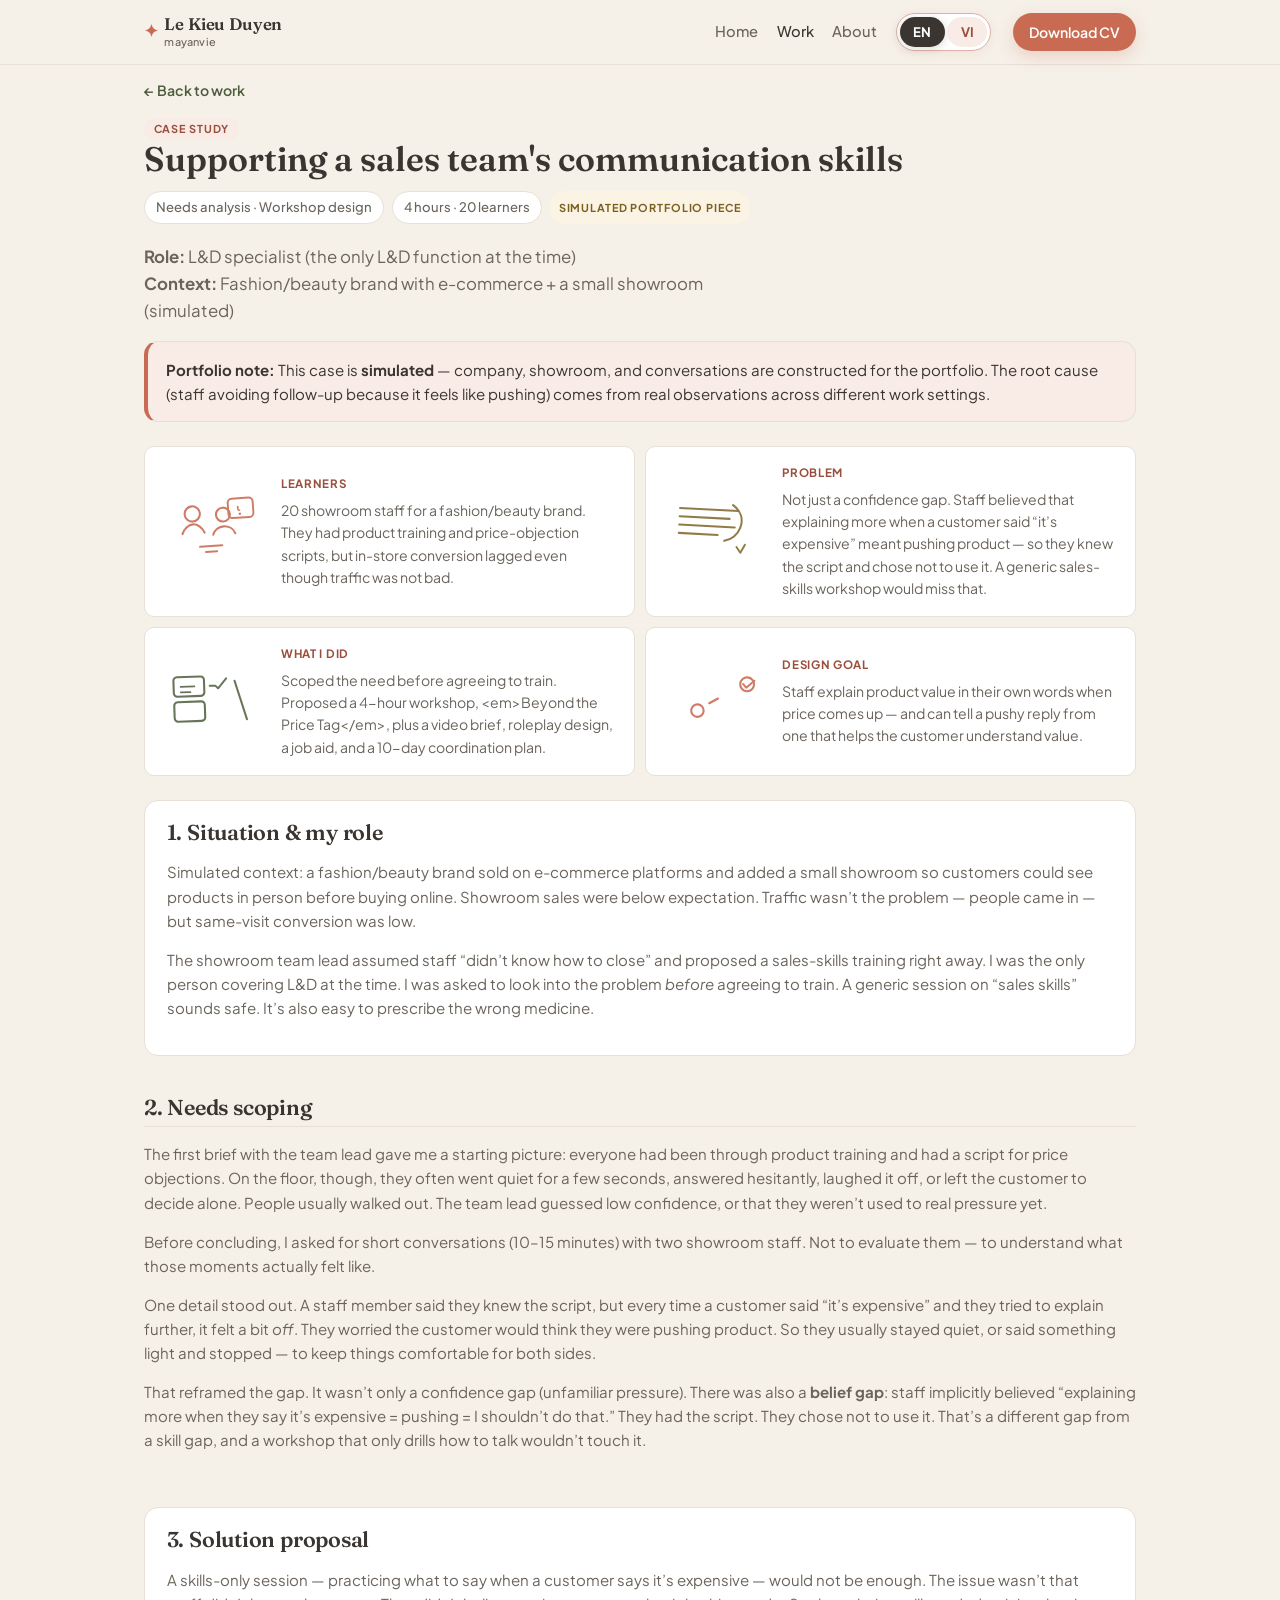
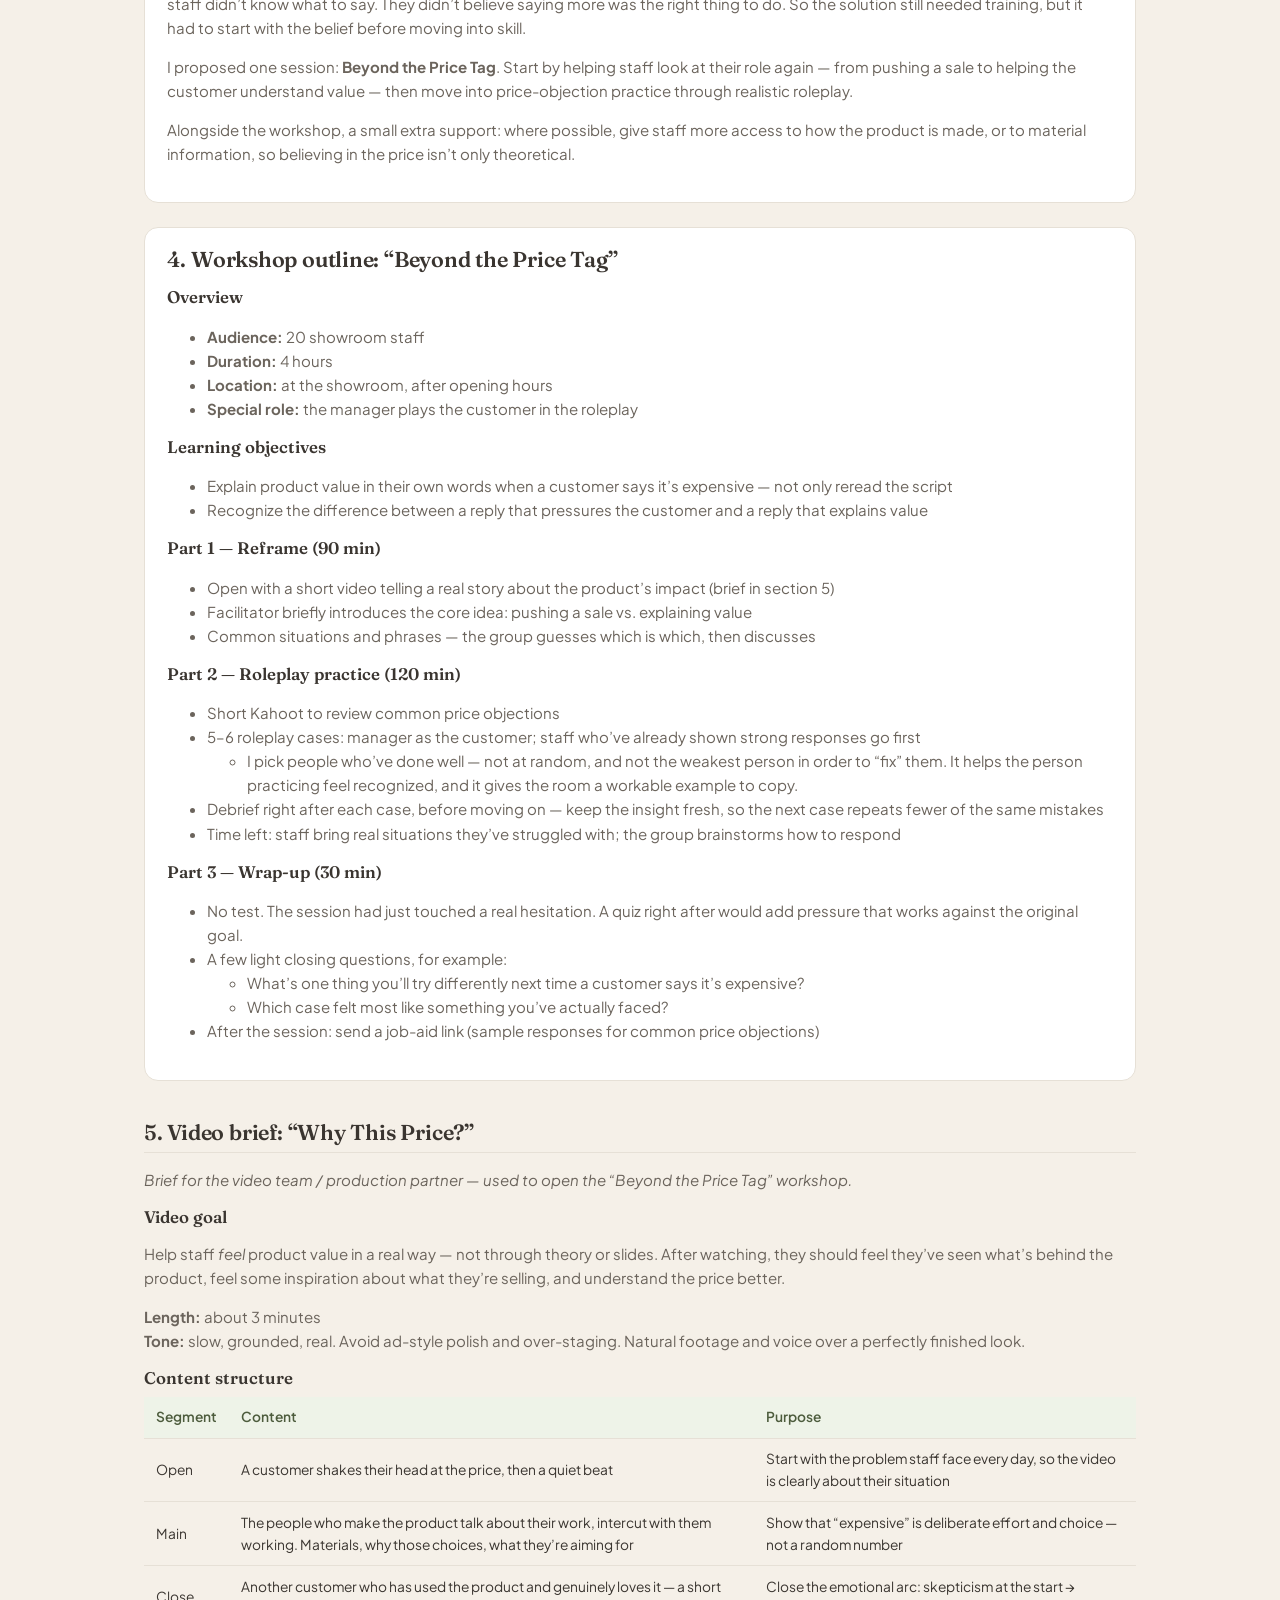
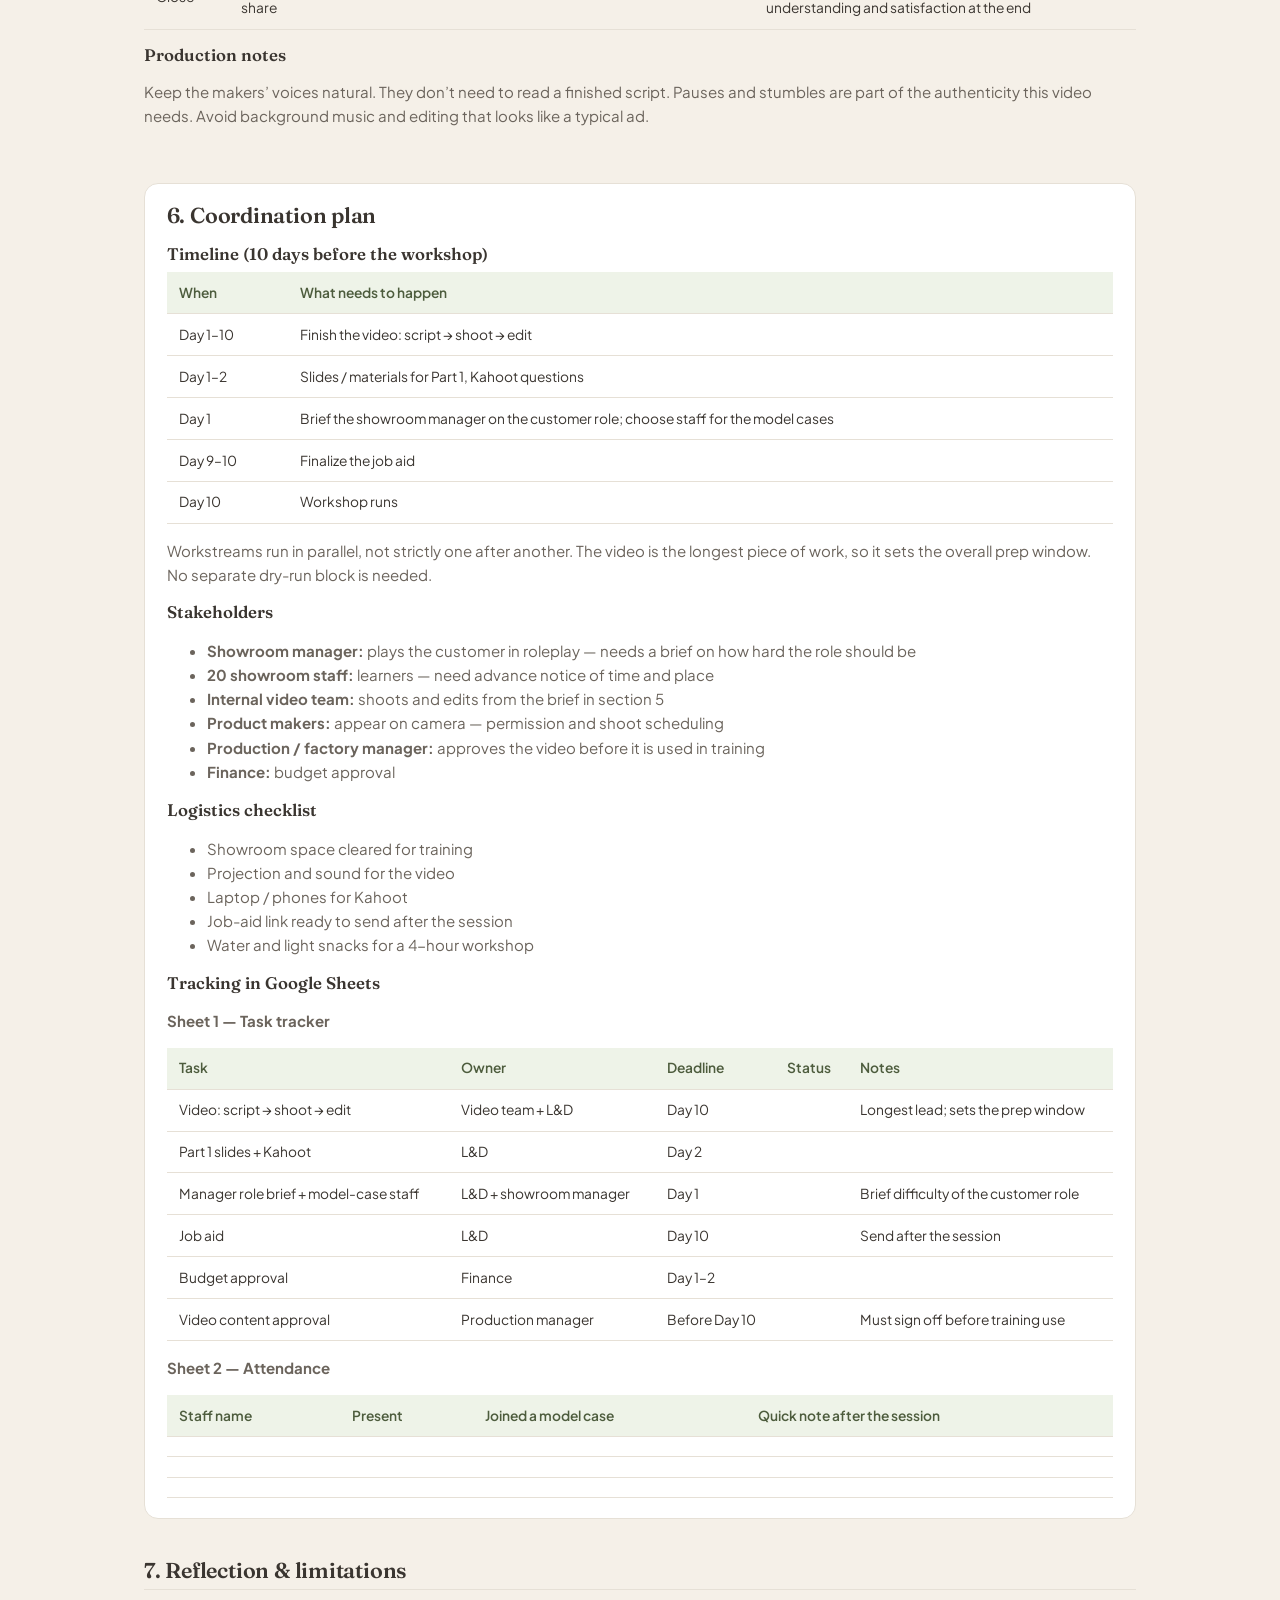
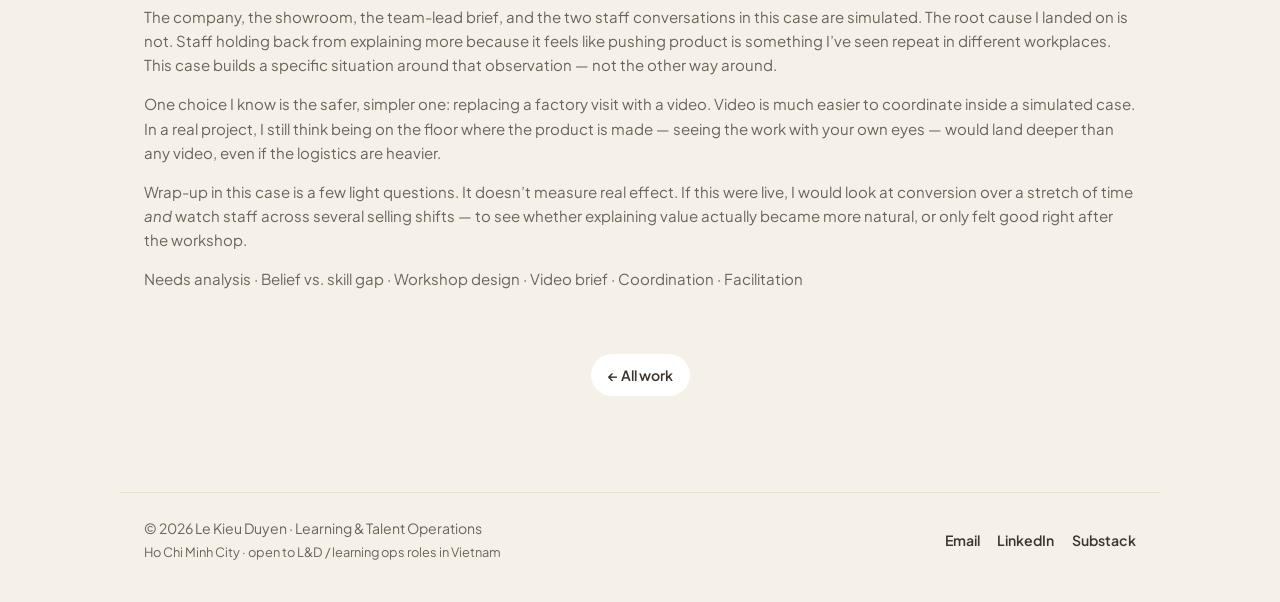
<file: cases/sales-communication.html>
<!DOCTYPE html>
<html lang="en">
<head>
  <meta charset="UTF-8">
  <meta name="viewport" content="width=device-width, initial-scale=1">
  <title>Sales Team Communication Case — Le Kieu Duyen</title>
  <meta name="description" content="Simulated case study: needs scoping, belief gap vs skill gap, and a 4-hour workshop for showroom staff — Beyond the Price Tag.">
  <meta name="theme-color" content="#F5F0E8">
  <meta property="og:type" content="article">
  <meta property="og:site_name" content="Le Kieu Duyen — Portfolio">
  <meta property="og:title" content="Supporting a Sales Team's Communication Skills — Case Study">
  <meta property="og:description" content="Simulated case: belief gap before skill gap. Needs scoping, workshop outline, video brief, and coordination plan.">
  <meta property="og:url" content="https://mayanvie.github.io/cases/sales-communication.html">
  <meta property="og:image" content="https://mayanvie.github.io/images/thumbs/sales.jpg?v=5">
  <meta property="og:image:width" content="640">
  <meta property="og:image:height" content="427">
  <meta name="twitter:card" content="summary_large_image">
  <meta name="twitter:title" content="Supporting a Sales Team's Communication Skills — Case Study">
  <meta name="twitter:description" content="Simulated case: belief gap before skill gap. Needs scoping, workshop outline, video brief, and coordination plan.">
  <meta name="twitter:image" content="https://mayanvie.github.io/images/thumbs/sales.jpg?v=5">
  <script>if(!matchMedia('(prefers-reduced-motion: reduce)').matches)document.documentElement.classList.add('has-motion');</script>
  <link rel="stylesheet" href="../css/style.css?v=24">
</head>
<body data-page="case-sales">
  <header class="top">
    <div class="wrap">
      <a href="../index.html" class="brand" aria-label="Le Kieu Duyen — home">
        <span class="dot" aria-hidden="true">✦</span>
        <span class="brand-text">
          <span class="brand-name">Le Kieu Duyen</span>
          <span class="brand-nick">mayanvie</span>
        </span>
      </a>
      <button type="button" class="nav-toggle" aria-expanded="false" aria-controls="site-nav" aria-label="Open menu" data-i18n-attr="aria-label:nav.menuOpen">
        <span class="nav-toggle__bar" aria-hidden="true"></span>
        <span class="nav-toggle__bar" aria-hidden="true"></span>
        <span class="nav-toggle__bar" aria-hidden="true"></span>
      </button>
      <nav class="nav" id="site-nav">
        <a href="../index.html" data-i18n="nav.home">Home</a>
        <a href="../work.html" class="on" data-i18n="nav.work">Work</a>
        <a href="../about.html" data-i18n="nav.about">About</a>
        <a href="../cv/LeKieuDuyen_CV_LnD_EN.pdf" class="pill" download data-cv-link="../cv/" data-i18n="nav.cv">Download CV</a>
      </nav>
    </div>
  </header>

  <main class="wrap page case-page">
    <p class="back-link"><a href="../work.html#act-1" data-i18n="sales.back">← Back to work</a></p>
    <span class="tag tag--c1" data-i18n="sales.tag">case study</span>
    <h1 data-i18n="sales.title">Supporting a sales team's communication skills</h1>
    <div class="case-meta">
      <span class="meta-tag" data-i18n="sales.m1">Needs analysis · Workshop design</span>
      <span class="meta-tag" data-i18n="sales.m2">4 hours · 20 learners</span>
      <span class="tag tag--c3" data-i18n="sales.m3">Simulated portfolio piece</span>
    </div>
    <p class="lead" data-i18n-html="sales.lead"><strong>Role:</strong> L&amp;D specialist (the only L&amp;D function at the time)<br>
    <strong>Context:</strong> Fashion/beauty brand with e-commerce + a small showroom (simulated)</p>
    <aside class="case-note" data-i18n-html="sales.note">
      <strong>Portfolio note:</strong> This case is <strong>simulated</strong> — company, showroom, and conversations are constructed for the portfolio. The root cause (staff avoiding follow-up because it feels like pushing) comes from real observations across different work settings.
    </aside>

    <div class="summary-grid summary-grid--case mb-2">
      <div class="summary-box summary-box--doodle">
        <span class="summary-doodle summary-doodle--learners" aria-hidden="true">
          <svg viewBox="0 0 72 56" fill="none" xmlns="http://www.w3.org/2000/svg">
            <circle cx="22" cy="14" r="5.5" stroke="currentColor" stroke-width="1.5"/>
            <path d="M14 28c1.5-4 5-6.5 8-6.5s6.5 2.5 8 6.5" stroke="currentColor" stroke-width="1.5" stroke-linecap="round"/>
            <circle cx="44" cy="16" r="5" stroke="currentColor" stroke-width="1.5"/>
            <path d="M36 30c1.2-3.5 4.5-5.5 8-5.5s6.8 2 8 5.5" stroke="currentColor" stroke-width="1.5" stroke-linecap="round"/>
            <path d="M26 38h16" stroke="currentColor" stroke-width="1.5" stroke-linecap="round"/>
            <path d="M30 42h8" stroke="currentColor" stroke-width="1.5" stroke-linecap="round"/>
            <rect x="48" y="5" width="18" height="14" rx="3" stroke="currentColor" stroke-width="1.4"/>
            <path d="M55 11v1.5a1.2 1.2 0 0 0 1.2 1.2" stroke="currentColor" stroke-width="1.2" stroke-linecap="round"/>
            <circle cx="56.2" cy="16.2" r="0.9" fill="currentColor"/>
          </svg>
        </span>
        <div class="summary-box__body">
          <strong data-i18n="sales.sum1.t">Learners</strong>
          <p data-i18n="sales.sum1.p">20 showroom staff for a fashion/beauty brand. They had product training and price-objection scripts, but in-store conversion lagged even though traffic was not bad.</p>
        </div>
      </div>
      <div class="summary-box summary-box--doodle">
        <span class="summary-doodle summary-doodle--problem" aria-hidden="true">
          <svg viewBox="0 0 72 56" fill="none" xmlns="http://www.w3.org/2000/svg">
            <path d="M10 12h42" stroke="currentColor" stroke-width="1.5" stroke-linecap="round"/>
            <path d="M10 18h36" stroke="currentColor" stroke-width="1.5" stroke-linecap="round"/>
            <path d="M10 24h40" stroke="currentColor" stroke-width="1.5" stroke-linecap="round"/>
            <path d="M10 30h28" stroke="currentColor" stroke-width="1.5" stroke-linecap="round"/>
            <path d="M48 8c6 4 8 10 6 16-1.5 5-6 9-11 10" stroke="currentColor" stroke-width="1.5" stroke-linecap="round"/>
            <path d="M52 38l3 4 3-6" stroke="currentColor" stroke-width="1.4" stroke-linecap="round" stroke-linejoin="round"/>
          </svg>
        </span>
        <div class="summary-box__body">
          <strong data-i18n="sales.sum2.t">Problem</strong>
          <p data-i18n="sales.sum2.p">Not just a confidence gap. Staff believed that explaining more when a customer said “it’s expensive” meant pushing product — so they knew the script and chose not to use it. A generic sales-skills workshop would miss that.</p>
        </div>
      </div>
      <div class="summary-box summary-box--doodle">
        <span class="summary-doodle summary-doodle--did" aria-hidden="true">
          <svg viewBox="0 0 72 56" fill="none" xmlns="http://www.w3.org/2000/svg">
            <rect x="8" y="10" width="22" height="14" rx="2.5" stroke="currentColor" stroke-width="1.5"/>
            <rect x="8" y="28" width="22" height="14" rx="2.5" stroke="currentColor" stroke-width="1.5"/>
            <path d="M13 17h10M13 21h7" stroke="currentColor" stroke-width="1.2" stroke-linecap="round"/>
            <path d="M34 17h4l2 2 6-7" stroke="currentColor" stroke-width="1.4" stroke-linecap="round" stroke-linejoin="round"/>
            <path d="M52 14l8 28" stroke="currentColor" stroke-width="1.5" stroke-linecap="round"/>
          </svg>
        </span>
        <div class="summary-box__body">
          <strong data-i18n="sales.sum3.t">What I did</strong>
          <p data-i18n="sales.sum3.p">Scoped the need before agreeing to train. Proposed a 4-hour workshop, <em>Beyond the Price Tag</em>, plus a video brief, roleplay design, a job aid, and a 10-day coordination plan.</p>
        </div>
      </div>
      <div class="summary-box summary-box--doodle">
        <span class="summary-doodle summary-doodle--goal" aria-hidden="true">
          <svg viewBox="0 0 72 56" fill="none" xmlns="http://www.w3.org/2000/svg">
            <circle cx="58" cy="14" r="5" stroke="currentColor" stroke-width="1.5"/>
            <path d="M55 14l2.5 2.5L63 11" stroke="currentColor" stroke-width="1.4" stroke-linecap="round" stroke-linejoin="round"/>
            <circle cx="24" cy="36" r="4.5" stroke="currentColor" stroke-width="1.5"/>
            <path d="M32 30l6-4" stroke="currentColor" stroke-width="1.5" stroke-linecap="round"/>
          </svg>
        </span>
        <div class="summary-box__body">
          <strong data-i18n="sales.sum4.t">Design goal</strong>
          <p data-i18n="sales.sum4.p">Staff explain product value in their own words when price comes up — and can tell a pushy reply from one that helps the customer understand value.</p>
        </div>
      </div>
    </div>

    <div data-i18n-block="en">
    <section class="content-block content-block--case-key">
      <h2>1. Situation &amp; my role</h2>
      <p>Simulated context: a fashion/beauty brand sold on e-commerce platforms and added a small showroom so customers could see products in person before buying online. Showroom sales were below expectation. Traffic wasn’t the problem — people came in — but same-visit conversion was low.</p>
      <p>The showroom team lead assumed staff “didn’t know how to close” and proposed a sales-skills training right away. I was the only person covering L&amp;D at the time. I was asked to look into the problem <em>before</em> agreeing to train. A generic session on “sales skills” sounds safe. It’s also easy to prescribe the wrong medicine.</p>
    </section>

    <section class="content-block content-block--case-plain">
      <h2>2. Needs scoping</h2>
      <p>The first brief with the team lead gave me a starting picture: everyone had been through product training and had a script for price objections. On the floor, though, they often went quiet for a few seconds, answered hesitantly, laughed it off, or left the customer to decide alone. People usually walked out. The team lead guessed low confidence, or that they weren’t used to real pressure yet.</p>
      <p>Before concluding, I asked for short conversations (10–15 minutes) with two showroom staff. Not to evaluate them — to understand what those moments actually felt like.</p>
      <p>One detail stood out. A staff member said they knew the script, but every time a customer said “it’s expensive” and they tried to explain further, it felt a bit <em>off</em>. They worried the customer would think they were pushing product. So they usually stayed quiet, or said something light and stopped — to keep things comfortable for both sides.</p>
      <p>That reframed the gap. It wasn’t only a confidence gap (unfamiliar pressure). There was also a <strong>belief gap</strong>: staff implicitly believed “explaining more when they say it’s expensive = pushing = I shouldn’t do that.” They had the script. They chose not to use it. That’s a different gap from a skill gap, and a workshop that only drills how to talk wouldn’t touch it.</p>
    </section>

    <section class="content-block content-block--case-key">
      <h2>3. Solution proposal</h2>
      <p>A skills-only session — practicing what to say when a customer says it’s expensive — would not be enough. The issue wasn’t that staff didn’t know what to say. They didn’t believe saying more was the right thing to do. So the solution still needed training, but it had to start with the belief before moving into skill.</p>
      <p>I proposed one session: <strong>Beyond the Price Tag</strong>. Start by helping staff look at their role again — from pushing a sale to helping the customer understand value — then move into price-objection practice through realistic roleplay.</p>
      <p>Alongside the workshop, a small extra support: where possible, give staff more access to how the product is made, or to material information, so believing in the price isn’t only theoretical.</p>
    </section>

    <section class="content-block content-block--case-key">
      <h2>4. Workshop outline: “Beyond the Price Tag”</h2>
      <h3>Overview</h3>
      <ul>
        <li><strong>Audience:</strong> 20 showroom staff</li>
        <li><strong>Duration:</strong> 4 hours</li>
        <li><strong>Location:</strong> at the showroom, after opening hours</li>
        <li><strong>Special role:</strong> the manager plays the customer in the roleplay</li>
      </ul>
      <h3>Learning objectives</h3>
      <ul>
        <li>Explain product value in their own words when a customer says it’s expensive — not only reread the script</li>
        <li>Recognize the difference between a reply that pressures the customer and a reply that explains value</li>
      </ul>
      <h3>Part 1 — Reframe (90 min)</h3>
      <ul>
        <li>Open with a short video telling a real story about the product’s impact (brief in section 5)</li>
        <li>Facilitator briefly introduces the core idea: pushing a sale vs. explaining value</li>
        <li>Common situations and phrases — the group guesses which is which, then discusses</li>
      </ul>
      <h3>Part 2 — Roleplay practice (120 min)</h3>
      <ul>
        <li>Short Kahoot to review common price objections</li>
        <li>5–6 roleplay cases: manager as the customer; staff who’ve already shown strong responses go first
          <ul>
            <li>I pick people who’ve done well — not at random, and not the weakest person in order to “fix” them. It helps the person practicing feel recognized, and it gives the room a workable example to copy.</li>
          </ul>
        </li>
        <li>Debrief right after each case, before moving on — keep the insight fresh, so the next case repeats fewer of the same mistakes</li>
        <li>Time left: staff bring real situations they’ve struggled with; the group brainstorms how to respond</li>
      </ul>
      <h3>Part 3 — Wrap-up (30 min)</h3>
      <ul>
        <li>No test. The session had just touched a real hesitation. A quiz right after would add pressure that works against the original goal.</li>
        <li>A few light closing questions, for example:
          <ul>
            <li>What’s one thing you’ll try differently next time a customer says it’s expensive?</li>
            <li>Which case felt most like something you’ve actually faced?</li>
          </ul>
        </li>
        <li>After the session: send a job-aid link (sample responses for common price objections)</li>
      </ul>
    </section>

    <section class="content-block content-block--case-plain">
      <h2>5. Video brief: “Why This Price?”</h2>
      <p><em>Brief for the video team / production partner — used to open the “Beyond the Price Tag” workshop.</em></p>
      <h3>Video goal</h3>
      <p>Help staff <em>feel</em> product value in a real way — not through theory or slides. After watching, they should feel they’ve seen what’s behind the product, feel some inspiration about what they’re selling, and understand the price better.</p>
      <p><strong>Length:</strong> about 3 minutes<br>
      <strong>Tone:</strong> slow, grounded, real. Avoid ad-style polish and over-staging. Natural footage and voice over a perfectly finished look.</p>
      <h3>Content structure</h3>
      <div class="table-scroll">
      <table class="program-table">
        <thead>
          <tr>
            <th>Segment</th>
            <th>Content</th>
            <th>Purpose</th>
          </tr>
        </thead>
        <tbody>
          <tr>
            <td>Open</td>
            <td>A customer shakes their head at the price, then a quiet beat</td>
            <td>Start with the problem staff face every day, so the video is clearly about their situation</td>
          </tr>
          <tr>
            <td>Main</td>
            <td>The people who make the product talk about their work, intercut with them working. Materials, why those choices, what they’re aiming for</td>
            <td>Show that “expensive” is deliberate effort and choice — not a random number</td>
          </tr>
          <tr>
            <td>Close</td>
            <td>Another customer who has used the product and genuinely loves it — a short share</td>
            <td>Close the emotional arc: skepticism at the start → understanding and satisfaction at the end</td>
          </tr>
        </tbody>
      </table>
      </div>
      <h3>Production notes</h3>
      <p>Keep the makers’ voices natural. They don’t need to read a finished script. Pauses and stumbles are part of the authenticity this video needs. Avoid background music and editing that looks like a typical ad.</p>
    </section>

    <section class="content-block content-block--case-key">
      <h2>6. Coordination plan</h2>
      <h3>Timeline (10 days before the workshop)</h3>
      <div class="table-scroll">
      <table class="program-table">
        <thead>
          <tr>
            <th>When</th>
            <th>What needs to happen</th>
          </tr>
        </thead>
        <tbody>
          <tr>
            <td>Day 1–10</td>
            <td>Finish the video: script → shoot → edit</td>
          </tr>
          <tr>
            <td>Day 1–2</td>
            <td>Slides / materials for Part 1, Kahoot questions</td>
          </tr>
          <tr>
            <td>Day 1</td>
            <td>Brief the showroom manager on the customer role; choose staff for the model cases</td>
          </tr>
          <tr>
            <td>Day 9–10</td>
            <td>Finalize the job aid</td>
          </tr>
          <tr>
            <td>Day 10</td>
            <td>Workshop runs</td>
          </tr>
        </tbody>
      </table>
      </div>
      <p>Workstreams run in parallel, not strictly one after another. The video is the longest piece of work, so it sets the overall prep window. No separate dry-run block is needed.</p>

      <h3>Stakeholders</h3>
      <ul>
        <li><strong>Showroom manager:</strong> plays the customer in roleplay — needs a brief on how hard the role should be</li>
        <li><strong>20 showroom staff:</strong> learners — need advance notice of time and place</li>
        <li><strong>Internal video team:</strong> shoots and edits from the brief in section 5</li>
        <li><strong>Product makers:</strong> appear on camera — permission and shoot scheduling</li>
        <li><strong>Production / factory manager:</strong> approves the video before it is used in training</li>
        <li><strong>Finance:</strong> budget approval</li>
      </ul>

      <h3>Logistics checklist</h3>
      <ul>
        <li>Showroom space cleared for training</li>
        <li>Projection and sound for the video</li>
        <li>Laptop / phones for Kahoot</li>
        <li>Job-aid link ready to send after the session</li>
        <li>Water and light snacks for a 4-hour workshop</li>
      </ul>

      <h3>Tracking in Google Sheets</h3>
      <p><strong>Sheet 1 — Task tracker</strong></p>
      <div class="table-scroll">
      <table class="program-table">
        <thead>
          <tr>
            <th>Task</th>
            <th>Owner</th>
            <th>Deadline</th>
            <th>Status</th>
            <th>Notes</th>
          </tr>
        </thead>
        <tbody>
          <tr>
            <td>Video: script → shoot → edit</td>
            <td>Video team + L&amp;D</td>
            <td>Day 10</td>
            <td></td>
            <td>Longest lead; sets the prep window</td>
          </tr>
          <tr>
            <td>Part 1 slides + Kahoot</td>
            <td>L&amp;D</td>
            <td>Day 2</td>
            <td></td>
            <td></td>
          </tr>
          <tr>
            <td>Manager role brief + model-case staff</td>
            <td>L&amp;D + showroom manager</td>
            <td>Day 1</td>
            <td></td>
            <td>Brief difficulty of the customer role</td>
          </tr>
          <tr>
            <td>Job aid</td>
            <td>L&amp;D</td>
            <td>Day 10</td>
            <td></td>
            <td>Send after the session</td>
          </tr>
          <tr>
            <td>Budget approval</td>
            <td>Finance</td>
            <td>Day 1–2</td>
            <td></td>
            <td></td>
          </tr>
          <tr>
            <td>Video content approval</td>
            <td>Production manager</td>
            <td>Before Day 10</td>
            <td></td>
            <td>Must sign off before training use</td>
          </tr>
        </tbody>
      </table>
      </div>
      <p><strong>Sheet 2 — Attendance</strong></p>
      <div class="table-scroll">
      <table class="program-table">
        <thead>
          <tr>
            <th>Staff name</th>
            <th>Present</th>
            <th>Joined a model case</th>
            <th>Quick note after the session</th>
          </tr>
        </thead>
        <tbody>
          <tr>
            <td></td>
            <td></td>
            <td></td>
            <td></td>
          </tr>
          <tr>
            <td></td>
            <td></td>
            <td></td>
            <td></td>
          </tr>
          <tr>
            <td></td>
            <td></td>
            <td></td>
            <td></td>
          </tr>
        </tbody>
      </table>
      </div>
    </section>

    <section class="content-block content-block--case-plain">
      <h2>7. Reflection &amp; limitations</h2>
      <p>The company, the showroom, the team-lead brief, and the two staff conversations in this case are simulated. The root cause I landed on is not. Staff holding back from explaining more because it feels like pushing product is something I’ve seen repeat in different workplaces. This case builds a specific situation around that observation — not the other way around.</p>
      <p>One choice I know is the safer, simpler one: replacing a factory visit with a video. Video is much easier to coordinate inside a simulated case. In a real project, I still think being on the floor where the product is made — seeing the work with your own eyes — would land deeper than any video, even if the logistics are heavier.</p>
      <p>Wrap-up in this case is a few light questions. It doesn’t measure real effect. If this were live, I would look at conversion over a stretch of time <em>and</em> watch staff across several selling shifts — to see whether explaining value actually became more natural, or only felt good right after the workshop.</p>
      <p class="case-tags text-muted">Needs analysis · Belief vs. skill gap · Workshop design · Video brief · Coordination · Facilitation</p>
    </section>
    </div>

    <div data-i18n-block="vi" hidden>
    <section class="content-block content-block--case-key">
      <h2>1. Bối cảnh &amp; vai trò của mình</h2>
      <p>Trong case giả lập, một thương hiệu thời trang/làm đẹp bán qua sàn e-commerce và có showroom để khách xem sản phẩm trước khi mua online. Team leader nhận thấy doanh số tại showroom thấp hơn kỳ vọng: khách vào xem nhiều nhưng ít người chốt ngay.</p>
      <p>Ban đầu, team leader cho rằng nhân viên chưa biết chốt sale và đề xuất một buổi training kỹ năng bán hàng. Mình được giao tìm hiểu vấn đề trước khi đồng ý làm training, vì training “sales skills” chung có thể không giải quyết đúng nguyên nhân.</p>
    </section>

    <section class="content-block content-block--case-plain">
      <h2>2. Tìm hiểu nhu cầu</h2>
      <p>Qua brief với team leader, mình biết nhân viên đều đã học sản phẩm và có script xử lý objection về giá. Nhưng khi quan sát, họ thường im lặng vài giây, trả lời ngập ngừng hoặc cười trừ rồi để khách tự quyết.</p>
      <p>Mình nói chuyện ngắn 10–15 phút với 2 nhân viên để hiểu cảm giác của họ trong tình huống này, thay vì chỉ đánh giá kỹ năng. Một bạn nói rằng mình biết script, nhưng nếu giải thích thêm khi khách nói “đắt”, bạn ấy sợ khách nghĩ mình đang cố ép mua. Vì vậy, bạn thường chọn im lặng hoặc nói nhẹ rồi để khách tự quyết.</p>
      <p>Từ đó, mình xác định vấn đề không chỉ là confidence gap. Có thêm một belief gap: nhân viên đang tin rằng “giải thích thêm khi khách nói đắt” đồng nghĩa với “đẩy hàng”, nên họ chủ động không dùng kỹ năng mình đã được học. Đây khác với skill gap, vì chỉ luyện câu trả lời sẽ chưa đủ.</p>
    </section>

    <section class="content-block content-block--case-key">
      <h2>3. Đề xuất giải pháp</h2>
      <p>Một buổi training chỉ tập trung vào cách trả lời khi khách nói “đắt” sẽ không đủ. Vấn đề nằm ở cách nhân viên nhìn nhận việc tư vấn trước khi nằm ở kỹ năng nói.</p>
      <p>Mình đề xuất <strong>Beyond the Price Tag</strong>: bắt đầu bằng việc giúp nhân viên nhìn lại vai trò của mình từ “ép mua” sang “giúp khách hiểu giá trị”, rồi mới luyện xử lý objection qua roleplay.</p>
      <p>Nếu có điều kiện, mình cũng muốn bổ sung thông tin về quy trình và chất liệu sản phẩm để nhân viên hiểu giá trị sản phẩm từ trải nghiệm thực tế, thay vì chỉ nghe lý thuyết.</p>
    </section>

    <section class="content-block content-block--case-key">
      <h2>4. Workshop outline — Beyond the Price Tag</h2>
      <p><strong>Đối tượng:</strong> 20 nhân viên showroom · <strong>Thời lượng:</strong> 4 giờ · <strong>Địa điểm:</strong> showroom, ngoài giờ bán hàng · <strong>Vai trò đặc biệt:</strong> quản lý đóng vai khách trong phần roleplay.</p>
      <p><strong>Mục tiêu:</strong> Nhân viên giải thích được giá trị sản phẩm theo cách riêng khi khách nói đắt, thay vì chỉ đọc lại script. Họ cũng nhận ra sự khác nhau giữa câu trả lời tạo áp lực và câu trả lời giúp khách hiểu giá trị.</p>
      <h3>Phần 1 — Thay đổi góc nhìn (90 phút)</h3>
      <ul>
        <li>Xem video ngắn về câu chuyện phía sau sản phẩm.</li>
        <li>Facilitator giới thiệu hai cách tiếp cận: ép khách mua và giải thích giá trị.</li>
        <li>Sau đó cả nhóm xem các câu nói thường gặp và thảo luận.</li>
      </ul>
      <h3>Phần 2 — Luyện tập qua roleplay (120 phút)</h3>
      <ul>
        <li>Kahoot ngắn để ôn các objection về giá.</li>
        <li>Thực hành 5–6 tình huống; quản lý đóng vai khách.</li>
        <li>Trong roleplay, mình ưu tiên những người thể hiện tốt để làm case mẫu. Cách này giúp người thực hành được công nhận và giúp người quan sát thấy một cách làm khả thi, thay vì khiến một người yếu cảm thấy mình đang bị đem ra sửa.</li>
        <li>Sau mỗi case, góp ý ngay để người học áp dụng insight vào case tiếp theo.</li>
        <li>Phần thời gian còn lại dùng để cả nhóm đưa ra các tình huống thật và cùng tìm cách trả lời.</li>
      </ul>
      <h3>Phần 3 — Tổng kết (30 phút)</h3>
      <ul>
        <li>Không dùng bài kiểm tra. Mình muốn giữ không khí an toàn vì buổi học đã chạm vào một nỗi ngại có thật của nhân viên.</li>
        <li>Dùng vài câu hỏi nhẹ như: “Lần tới khi khách nói đắt, bạn sẽ thử làm gì khác?”</li>
        <li>Sau buổi học, gửi job aid tóm tắt các cách trả lời cho những objection giá phổ biến.</li>
      </ul>
    </section>

    <section class="content-block content-block--case-plain">
      <h2>5. Video brief — “Why This Price?”</h2>
      <p>Mục tiêu video là giúp nhân viên cảm nhận giá trị sản phẩm bằng câu chuyện thật, thay vì chỉ qua lý thuyết hoặc slide. Sau khi xem, họ nên hiểu hơn về công sức, lựa chọn và lý do phía sau mức giá.</p>
      <p><strong>Độ dài:</strong> khoảng 3 phút<br>
      <strong>Tông giọng:</strong> chậm, sâu, chân thực. Không làm theo phong cách quảng cáo; ưu tiên hình ảnh và giọng nói tự nhiên.</p>
      <div class="table-scroll">
      <table class="program-table">
        <thead>
          <tr>
            <th>Đoạn</th>
            <th>Nội dung</th>
            <th>Mục đích</th>
          </tr>
        </thead>
        <tbody>
          <tr>
            <td>Mở đầu</td>
            <td>Cảnh khách lắc đầu khi nghe giá, sau đó là một nhịp trầm lắng.</td>
            <td>Bắt đầu đúng từ vấn đề nhân viên gặp mỗi ngày để họ thấy video nói về chính công việc của mình.</td>
          </tr>
          <tr>
            <td>Phần chính</td>
            <td>Người trực tiếp làm sản phẩm kể về công việc, xen cảnh họ đang làm. Chia sẻ về chất liệu, lý do chọn chất liệu/cách làm và điều họ muốn tạo ra.</td>
            <td>Giúp nhân viên thấy phần “đắt” đến từ công sức và những lựa chọn có chủ đích, chứ không phải một con số được đặt ngẫu nhiên.</td>
          </tr>
          <tr>
            <td>Kết</td>
            <td>Một khách hàng khác, đã dùng và thực sự yêu thích sản phẩm, chia sẻ ngắn.</td>
            <td>Khép lại câu chuyện: từ một khách còn nghi ngờ đến một khách đã hiểu và hài lòng.</td>
          </tr>
        </tbody>
      </table>
      </div>
      <h3>Lưu ý sản xuất</h3>
      <p>Giọng nói của người làm sản phẩm nên tự nhiên. Không cần đọc đúng từng câu trong kịch bản; có thể ngắt hoặc vấp. Tránh nhạc nền và cách dựng quá giống video quảng cáo.</p>
    </section>

    <section class="content-block content-block--case-key">
      <h2>6. Kế hoạch phối hợp</h2>
      <div class="table-scroll">
      <table class="program-table">
        <thead>
          <tr>
            <th>Thời gian</th>
            <th>Việc cần làm</th>
          </tr>
        </thead>
        <tbody>
          <tr>
            <td>Ngày 1–10</td>
            <td>Hoàn thiện video: script → quay → dựng</td>
          </tr>
          <tr>
            <td>Ngày 1–2</td>
            <td>Chuẩn bị slide/tài liệu cho Phần 1 và câu hỏi Kahoot</td>
          </tr>
          <tr>
            <td>Ngày 1</td>
            <td>Brief quản lý showroom về vai khách và chọn nhân viên làm case mẫu</td>
          </tr>
          <tr>
            <td>Ngày 9–10</td>
            <td>Hoàn thiện job aid</td>
          </tr>
          <tr>
            <td>Ngày 10</td>
            <td>Buổi training diễn ra</td>
          </tr>
        </tbody>
      </table>
      </div>
      <p>Các việc có thể chạy song song, không nhất thiết phải chờ nhau hoàn thành. Video là phần mất nhiều thời gian nhất nên ảnh hưởng đến tổng thời gian chuẩn bị.</p>
      <h3>Stakeholders</h3>
      <ul>
        <li><strong>Quản lý showroom:</strong> đóng vai khách trong roleplay và cần được brief trước.</li>
        <li><strong>20 nhân viên showroom:</strong> người học — cần biết trước thời gian, địa điểm.</li>
        <li><strong>Team sản xuất video:</strong> quay dựng theo brief.</li>
        <li><strong>Người làm sản phẩm:</strong> xuất hiện trong video, cần xin phép và sắp lịch.</li>
        <li><strong>Quản lý xưởng:</strong> duyệt nội dung video trước khi dùng chính thức.</li>
        <li><strong>Kế toán:</strong> duyệt ngân sách.</li>
      </ul>
      <h3>Logistics</h3>
      <ul>
        <li>Showroom đã được chuẩn bị sẵn</li>
        <li>Thiết bị chiếu video, âm thanh</li>
        <li>Máy tính/điện thoại cho Kahoot</li>
        <li>Link job aid để gửi sau buổi</li>
        <li>Nước uống/snack nhẹ cho 4 giờ training</li>
      </ul>
      <h3>Theo dõi trên Google Sheets</h3>
      <p><strong>Sheet 1 — Theo dõi tiến độ:</strong> Việc cần làm · Người phụ trách · Deadline · Trạng thái · Ghi chú</p>
      <p><strong>Sheet 2 — Điểm danh:</strong> Tên nhân viên · Có mặt · Có tham gia case mẫu · Ghi chú nhanh sau buổi</p>
    </section>

    <section class="content-block content-block--case-plain">
      <h2>7. Reflection &amp; limitations</h2>
      <p>Toàn bộ bối cảnh trong case này — công ty, showroom, cuộc brief với team leader và hai nhân viên — đều là giả lập. Tuy nhiên, nguyên nhân mình chọn không phải được tạo ra chỉ để case có vẻ sâu hơn. Việc nhân viên ngại giải thích thêm vì sợ bị nhìn là đang ép khách mua là một quan sát thật mình từng thấy ở nhiều môi trường.</p>
      <p>Một quyết định mình chọn để case gọn và khả thi hơn là dùng video thay cho việc đưa nhân viên đến tận xưởng. Nếu đây là dự án thật, mình nghĩ trải nghiệm trực tiếp tại xưởng, được nhìn thấy cách sản phẩm được làm ra, sẽ có tác động mạnh hơn video dù cần nhiều công sức tổ chức hơn.</p>
      <p>Phần tổng kết trong case này chỉ là vài câu hỏi nhẹ nên chưa đo được hiệu quả thật. Nếu triển khai thực tế, mình sẽ theo dõi tỷ lệ chốt đơn sau một thời gian và quan sát nhân viên trong nhiều buổi bán hàng để xem cách họ giải thích giá trị có thực sự thay đổi hay chỉ tạo cảm giác tốt ngay sau training.</p>
      <p class="case-tags text-muted">Needs analysis · Belief vs. skill gap · Workshop design · Video brief · Coordination · Facilitation</p>
    </section>
    </div>

    <p class="center-cta">
      <a href="../work.html" class="btn btn-outline" data-i18n="sales.allWork">← All work</a>
    </p>
  </main>

  <footer class="foot wrap">
    <span><span data-i18n="footer.copy">© 2026 Le Kieu Duyen · Learning &amp; Talent Operations</span><span class="footer-tagline" data-i18n="footer.tagline">Ho Chi Minh City · open to L&amp;D / learning ops roles in Vietnam</span></span>
    <span class="foot-links">
      <a href="mailto:kieuduyen.contact@gmail.com">Email</a>
      <a href="https://www.linkedin.com/in/lekieuduyen" target="_blank" rel="noopener">LinkedIn</a>
      <a href="https://mayanvie.substack.com/" target="_blank" rel="noopener">Substack</a>
    </span>
  </footer>
  <script src="../js/i18n.js?v=26"></script>
  <script src="../js/motion.js?v=4"></script>
  <script src="../js/nav.js?v=3"></script>
</body>
</html>
</file>
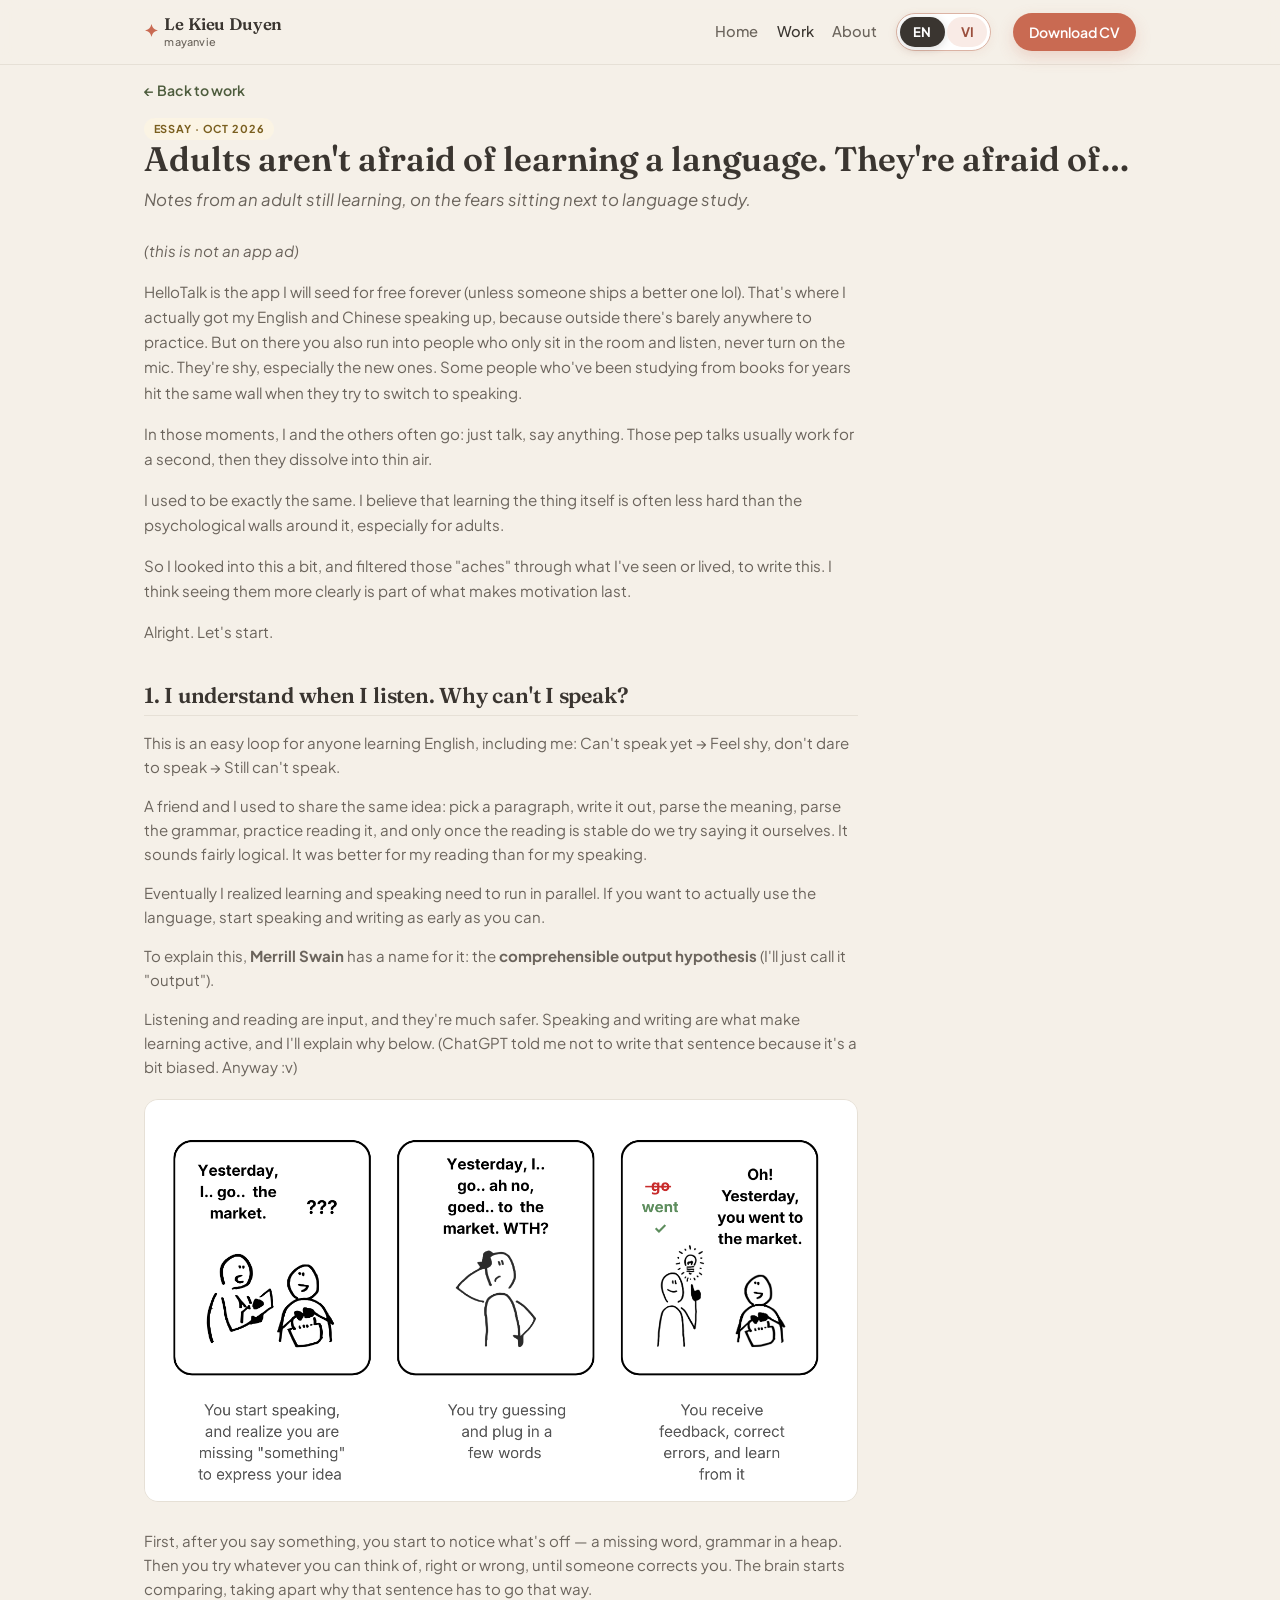
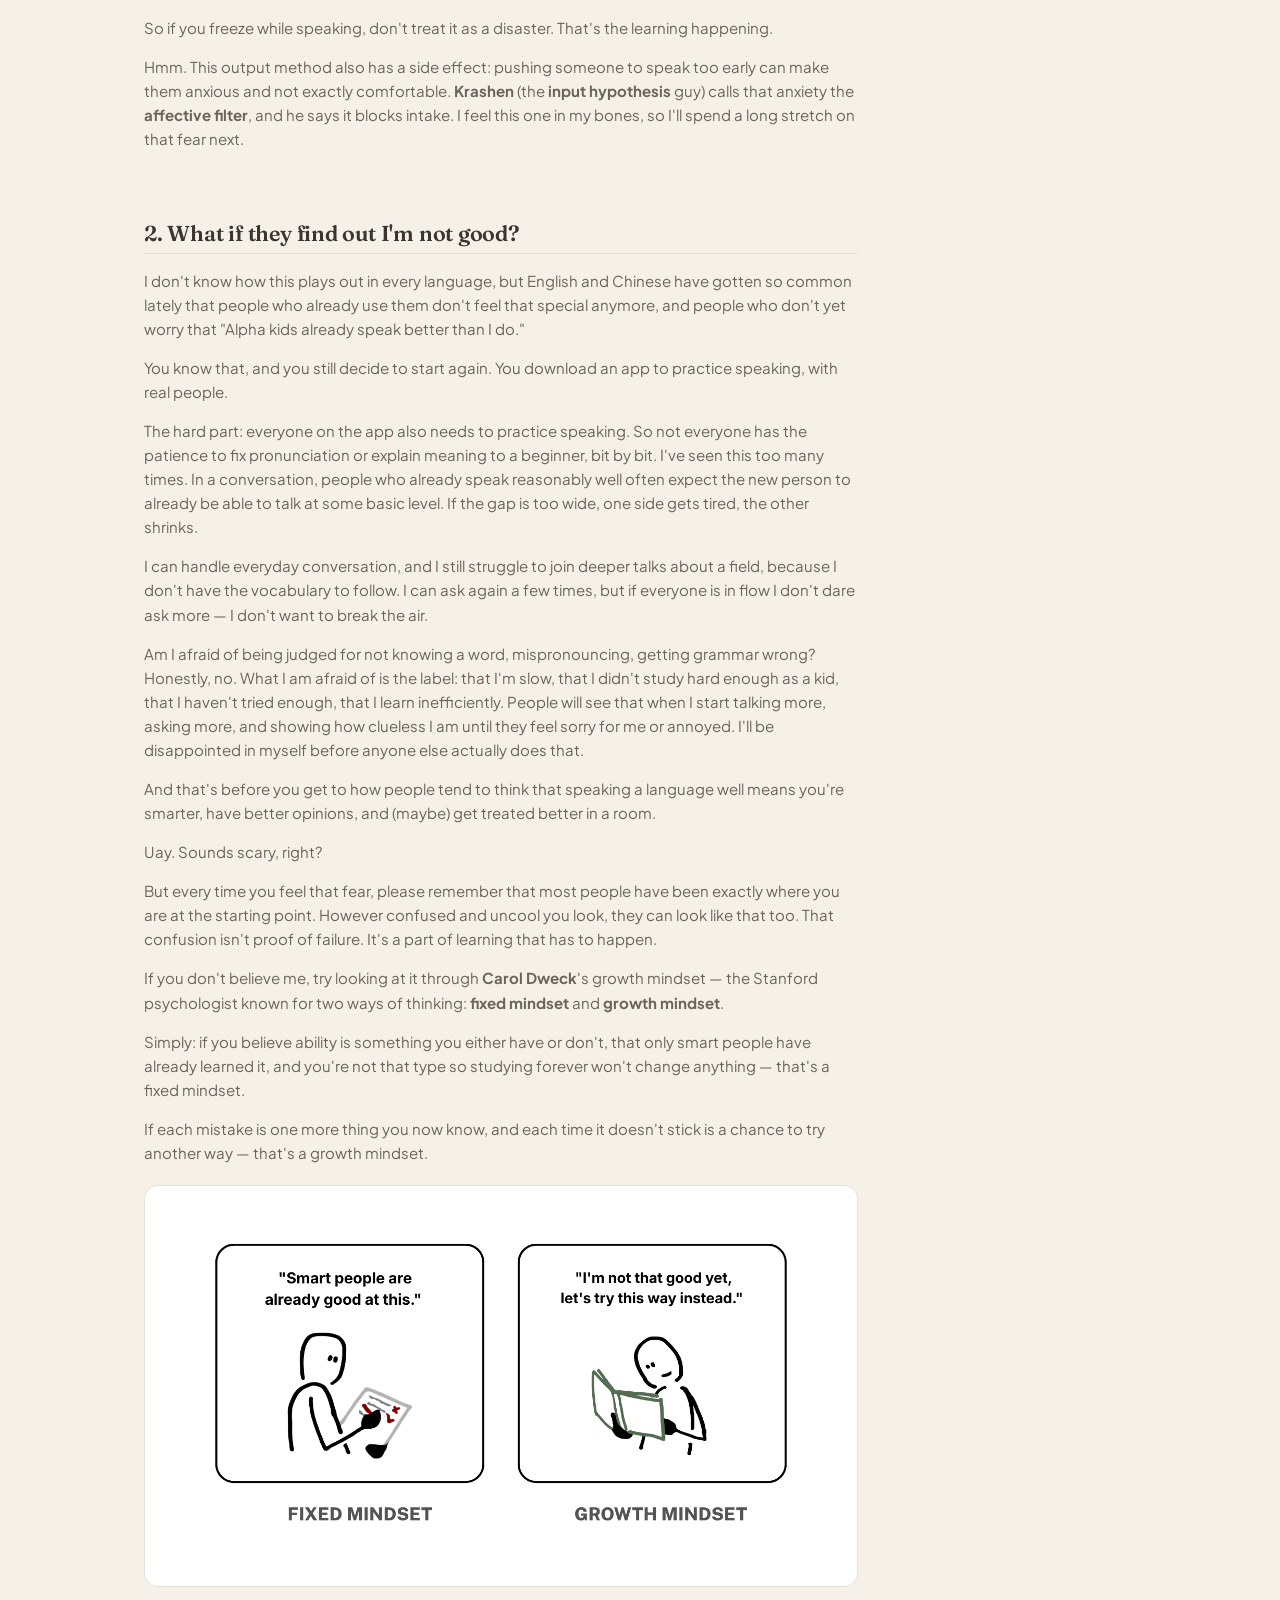
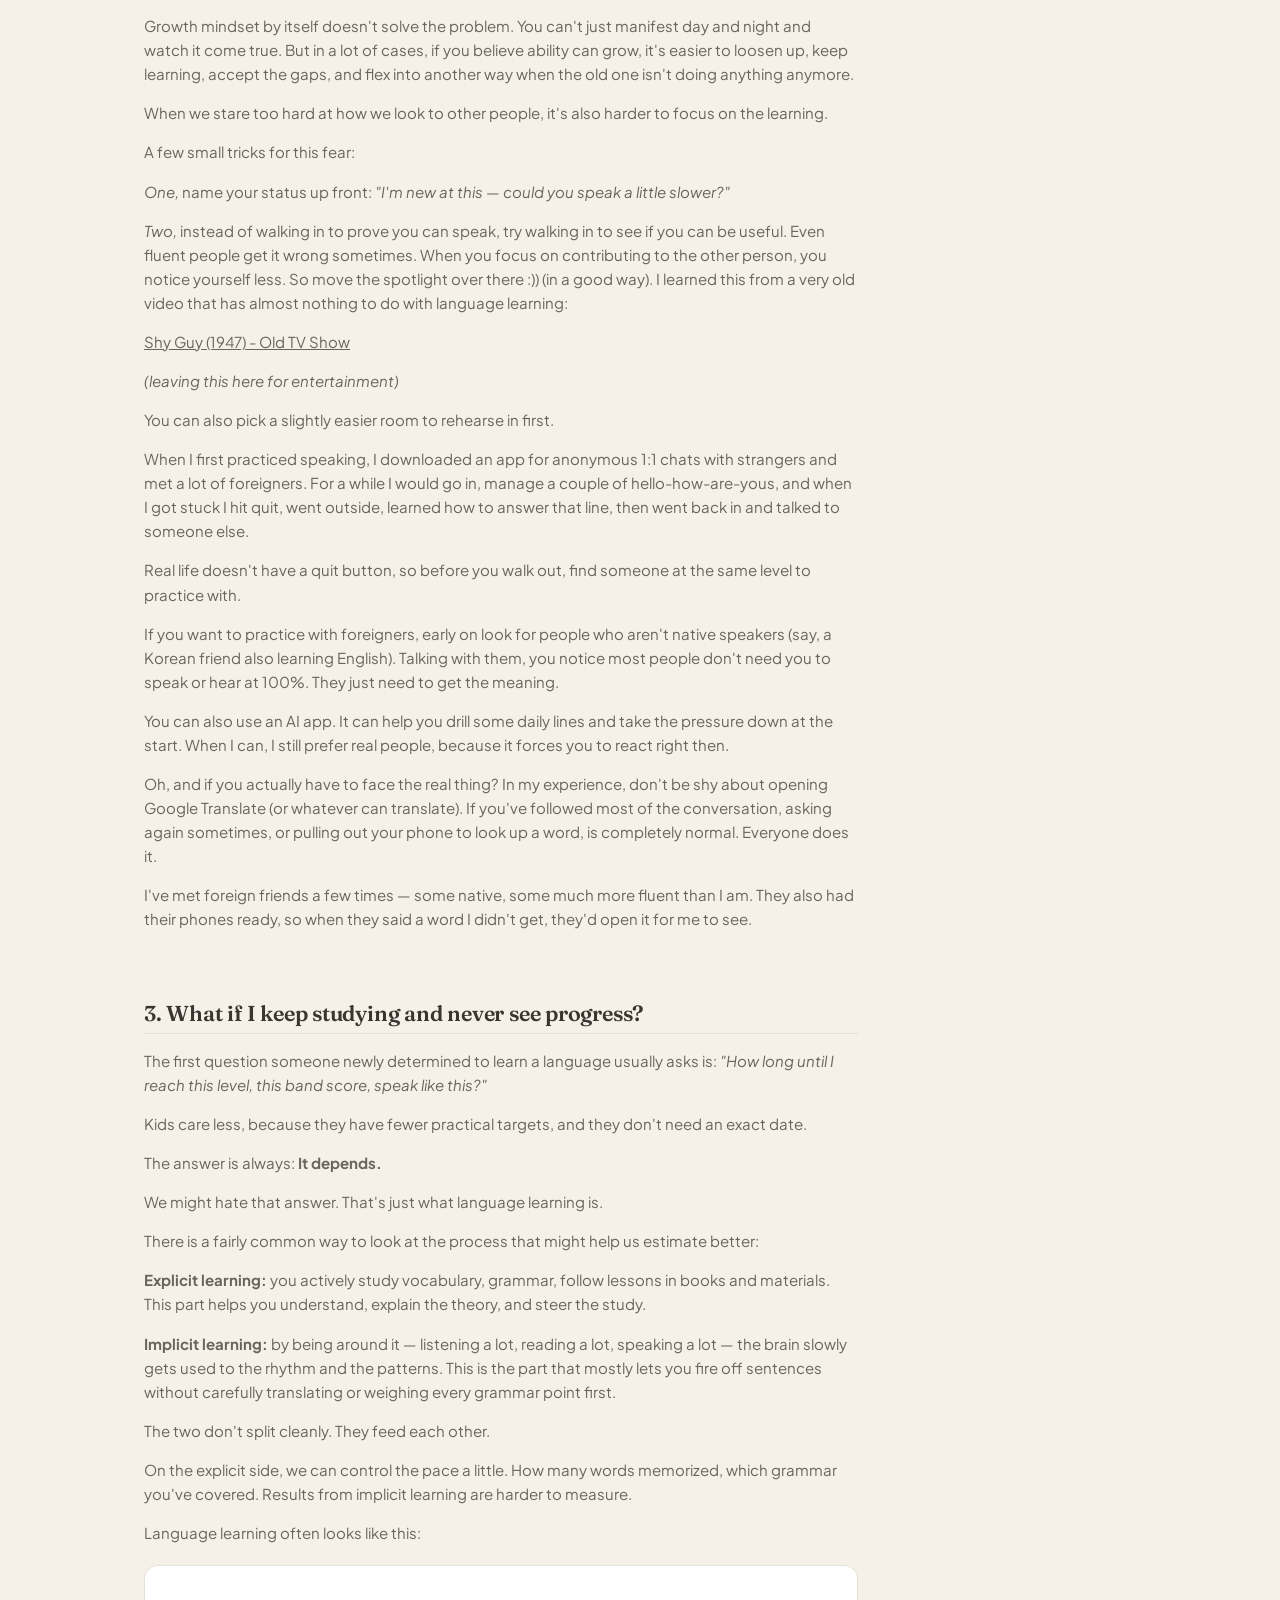
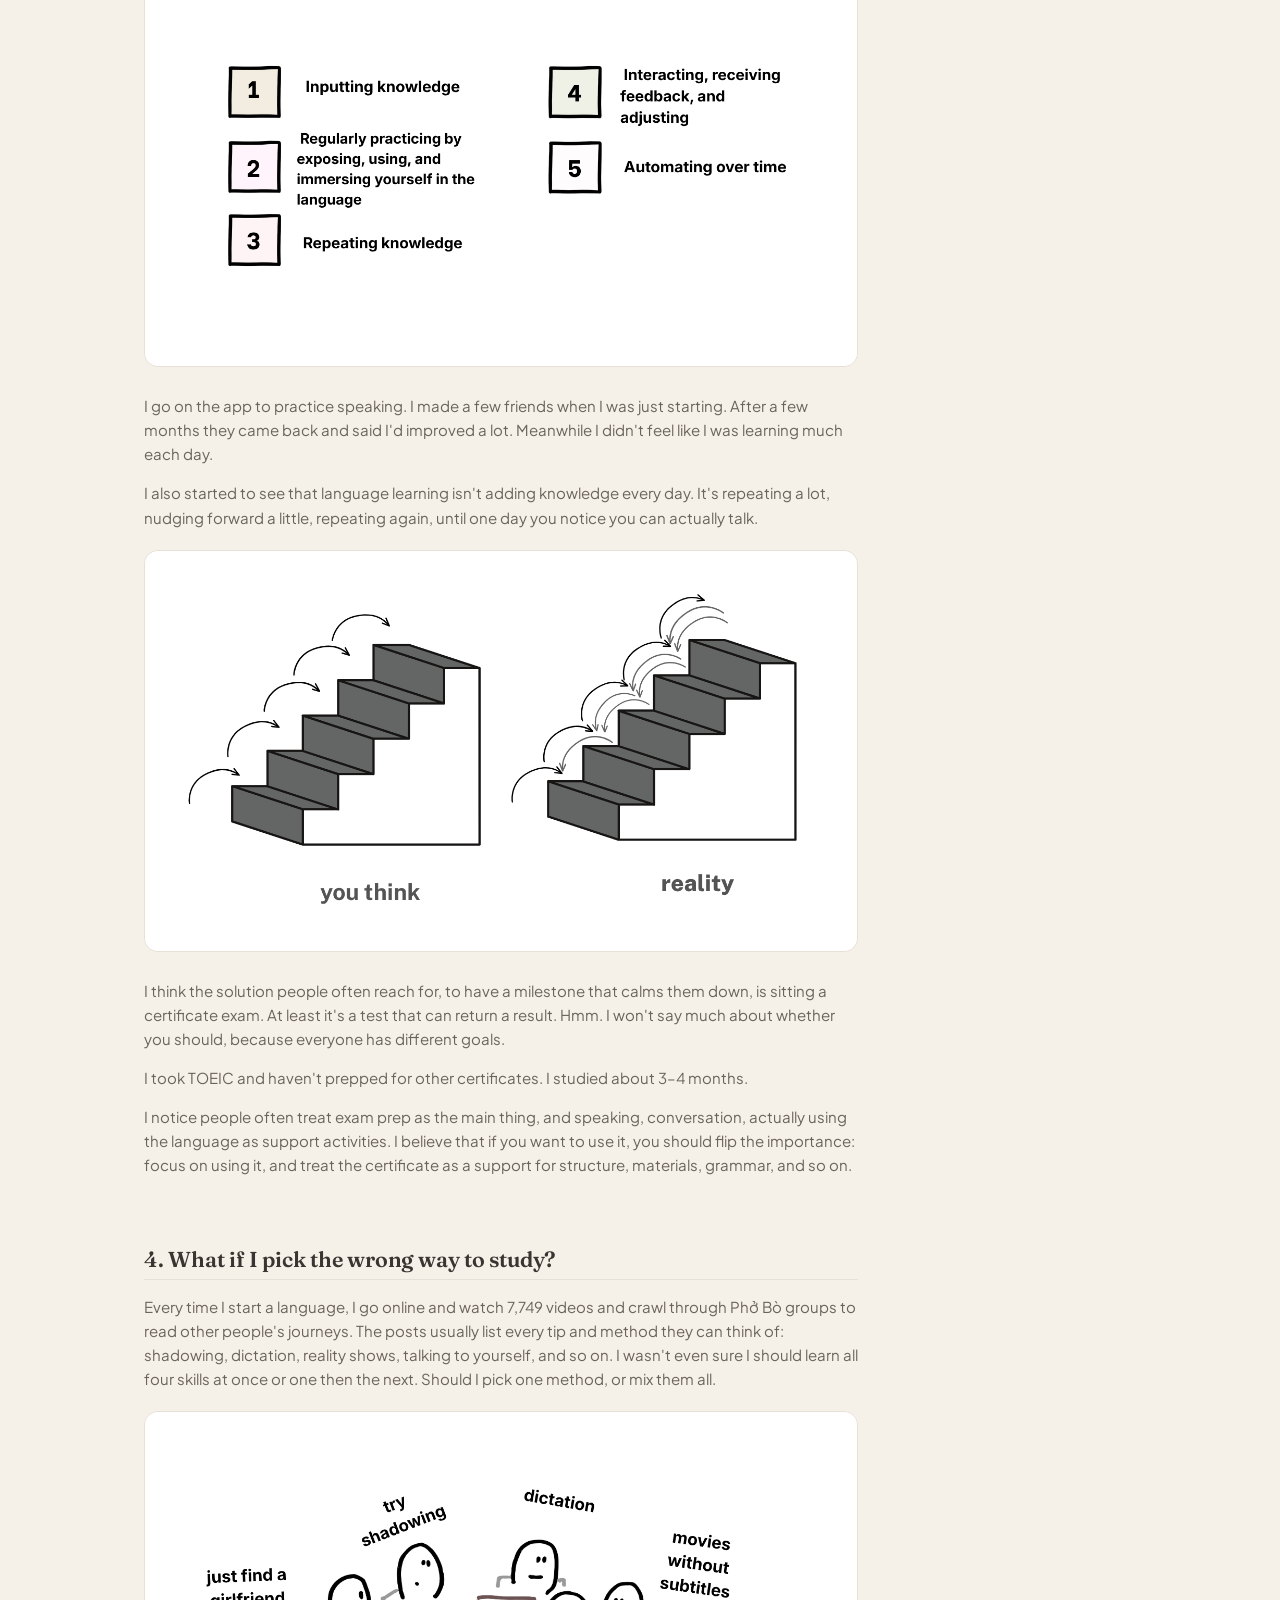
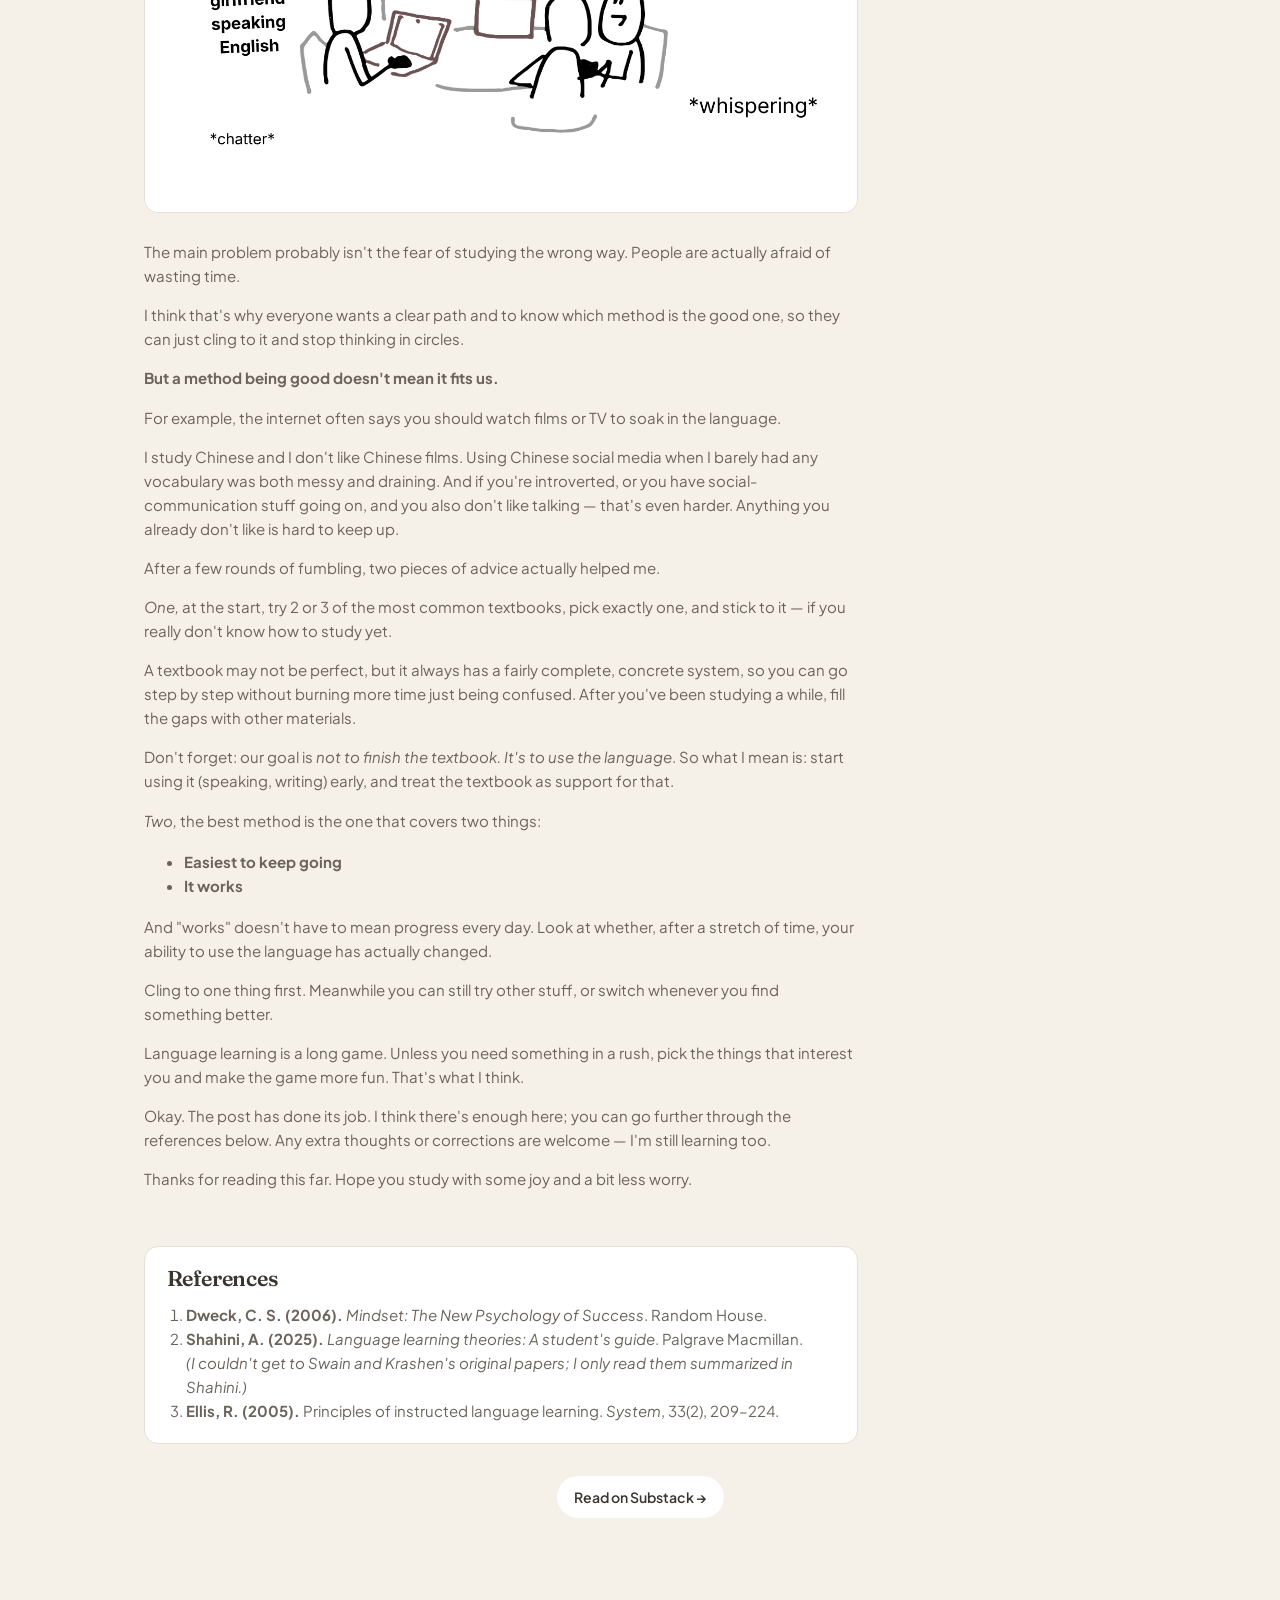
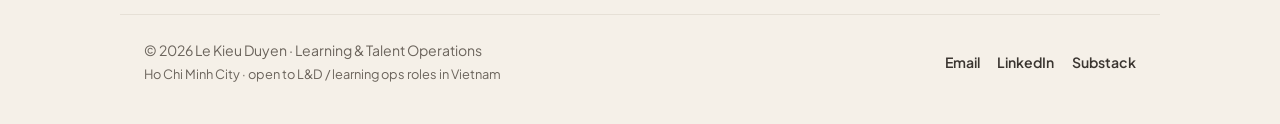
<file: essays/adults.html>
<!DOCTYPE html>
<html lang="en">
<head>
  <meta charset="UTF-8">
  <meta name="viewport" content="width=device-width, initial-scale=1">
  <title>Adults aren't afraid of learning a language — Le Kieu Duyen</title>
  <meta name="description" content="Notes from an adult still learning, on the fears sitting next to language study. Originally published Oct 2026 on Substack.">
  <meta name="theme-color" content="#F5F0E8">
  <script>if(!matchMedia('(prefers-reduced-motion: reduce)').matches)document.documentElement.classList.add('has-motion');</script>
  <link rel="stylesheet" href="../css/style.css?v=25">
</head>
<body data-page="essay-adults">
  <header class="top">
    <div class="wrap">
      <a href="../index.html" class="brand" aria-label="Le Kieu Duyen — home">
        <span class="dot" aria-hidden="true">✦</span>
        <span class="brand-text">
          <span class="brand-name">Le Kieu Duyen</span>
          <span class="brand-nick">mayanvie</span>
        </span>
      </a>
      <button type="button" class="nav-toggle" aria-expanded="false" aria-controls="site-nav" aria-label="Open menu" data-i18n-attr="aria-label:nav.menuOpen">
        <span class="nav-toggle__bar" aria-hidden="true"></span>
        <span class="nav-toggle__bar" aria-hidden="true"></span>
        <span class="nav-toggle__bar" aria-hidden="true"></span>
      </button>
      <nav class="nav" id="site-nav">
        <a href="../index.html" data-i18n="nav.home">Home</a>
        <a href="../work.html" class="on" data-i18n="nav.work">Work</a>
        <a href="../about.html" data-i18n="nav.about">About</a>
        <a href="../cv/LeKieuDuyen_CV_LnD_EN.pdf" class="pill" download data-cv-link="../cv/" data-i18n="nav.cv">Download CV</a>
      </nav>
    </div>
  </header>

  <main class="wrap page essay-page">
    <p class="back-link"><a href="../work.html#act-3" data-i18n="essay.back">← Back to work</a></p>
    <span class="tag tag--c3" data-i18n="adults.tag">Essay · Oct 2026</span>
    <h1 data-i18n="adults.title">Adults aren't afraid of learning a language. They're afraid of…</h1>
    <p class="lead essay-page__sub" data-i18n="adults.sub">Notes from an adult still learning, on the fears sitting next to language study.</p>

    <article class="essay-prose" data-i18n-block="en">
      <p><em>(this is not an app ad)</em></p>
      <p>HelloTalk is the app I will seed for free forever (unless someone ships a better one lol). That's where I actually got my English and Chinese speaking up, because outside there's barely anywhere to practice. But on there you also run into people who only sit in the room and listen, never turn on the mic. They're shy, especially the new ones. Some people who've been studying from books for years hit the same wall when they try to switch to speaking.</p>
      <p>In those moments, I and the others often go: just talk, say anything. Those pep talks usually work for a second, then they dissolve into thin air.</p>
      <p>I used to be exactly the same. I believe that learning the thing itself is often less hard than the psychological walls around it, especially for adults.</p>
      <p>So I looked into this a bit, and filtered those "aches" through what I've seen or lived, to write this. I think seeing them more clearly is part of what makes motivation last.</p>
      <p>Alright. Let's start.</p>

      <section class="content-block content-block--case-plain">
        <h2>1. I understand when I listen. Why can't I speak?</h2>
        <p>This is an easy loop for anyone learning English, including me: Can't speak yet → Feel shy, don't dare to speak → Still can't speak.</p>
        <p>A friend and I used to share the same idea: pick a paragraph, write it out, parse the meaning, parse the grammar, practice reading it, and only once the reading is stable do we try saying it ourselves. It sounds fairly logical. It was better for my reading than for my speaking.</p>
        <p>Eventually I realized learning and speaking need to run in parallel. If you want to actually use the language, start speaking and writing as early as you can.</p>
        <p>To explain this, <strong>Merrill Swain</strong> has a name for it: the <strong>comprehensible output hypothesis</strong> (I'll just call it "output").</p>
        <p>Listening and reading are input, and they're much safer. Speaking and writing are what make learning active, and I'll explain why below. (ChatGPT told me not to write that sentence because it's a bit biased. Anyway :v)</p>
        <figure class="essay-figure">
          <img src="../images/essays/adults/01-output.png" alt="Three panels: you start speaking and notice a missing word, you guess a form, then you get feedback and correct it" loading="lazy" width="1366" height="768">
        </figure>
        <p>First, after you say something, you start to notice what's off — a missing word, grammar in a heap. Then you try whatever you can think of, right or wrong, until someone corrects you. The brain starts comparing, taking apart why that sentence has to go that way.</p>
        <p>So if you freeze while speaking, don't treat it as a disaster. That's the learning happening.</p>
        <p>Hmm. This output method also has a side effect: pushing someone to speak too early can make them anxious and not exactly comfortable. <strong>Krashen</strong> (the <strong>input hypothesis</strong> guy) calls that anxiety the <strong>affective filter</strong>, and he says it blocks intake. I feel this one in my bones, so I'll spend a long stretch on that fear next.</p>
      </section>

      <section class="content-block content-block--case-plain">
        <h2>2. What if they find out I'm not good?</h2>
        <p>I don't know how this plays out in every language, but English and Chinese have gotten so common lately that people who already use them don't feel that special anymore, and people who don't yet worry that "Alpha kids already speak better than I do."</p>
        <p>You know that, and you still decide to start again. You download an app to practice speaking, with real people.</p>
        <p>The hard part: everyone on the app also needs to practice speaking. So not everyone has the patience to fix pronunciation or explain meaning to a beginner, bit by bit. I've seen this too many times. In a conversation, people who already speak reasonably well often expect the new person to already be able to talk at some basic level. If the gap is too wide, one side gets tired, the other shrinks.</p>
        <p>I can handle everyday conversation, and I still struggle to join deeper talks about a field, because I don't have the vocabulary to follow. I can ask again a few times, but if everyone is in flow I don't dare ask more — I don't want to break the air.</p>
        <p>Am I afraid of being judged for not knowing a word, mispronouncing, getting grammar wrong? Honestly, no. What I am afraid of is the label: that I'm slow, that I didn't study hard enough as a kid, that I haven't tried enough, that I learn inefficiently. People will see that when I start talking more, asking more, and showing how clueless I am until they feel sorry for me or annoyed. I'll be disappointed in myself before anyone else actually does that.</p>
        <p>And that's before you get to how people tend to think that speaking a language well means you're smarter, have better opinions, and (maybe) get treated better in a room.</p>
        <p>Uay. Sounds scary, right?</p>
        <p>But every time you feel that fear, please remember that most people have been exactly where you are at the starting point. However confused and uncool you look, they can look like that too. That confusion isn't proof of failure. It's a part of learning that has to happen.</p>
        <p>If you don't believe me, try looking at it through <strong>Carol Dweck</strong>'s growth mindset — the Stanford psychologist known for two ways of thinking: <strong>fixed mindset</strong> and <strong>growth mindset</strong>.</p>
        <p>Simply: if you believe ability is something you either have or don't, that only smart people have already learned it, and you're not that type so studying forever won't change anything — that's a fixed mindset.</p>
        <p>If each mistake is one more thing you now know, and each time it doesn't stick is a chance to try another way — that's a growth mindset.</p>
        <figure class="essay-figure">
          <img src="../images/essays/adults/02-mindset.png" alt="Fixed mindset: smart people are already good at this. Growth mindset: I'm not that good yet, let's try this way instead." loading="lazy" width="1366" height="768">
        </figure>
        <p>Growth mindset by itself doesn't solve the problem. You can't just manifest day and night and watch it come true. But in a lot of cases, if you believe ability can grow, it's easier to loosen up, keep learning, accept the gaps, and flex into another way when the old one isn't doing anything anymore.</p>
        <p>When we stare too hard at how we look to other people, it's also harder to focus on the learning.</p>
        <p>A few small tricks for this fear:</p>
        <p><em>One,</em> name your status up front: <em>"I'm new at this — could you speak a little slower?"</em></p>
        <p><em>Two,</em> instead of walking in to prove you can speak, try walking in to see if you can be useful. Even fluent people get it wrong sometimes. When you focus on contributing to the other person, you notice yourself less. So move the spotlight over there :)) (in a good way). I learned this from a very old video that has almost nothing to do with language learning:</p>
        <p><a href="https://www.youtube.com/watch?v=pf1h89f5KeM&amp;t=661s" target="_blank" rel="noopener">Shy Guy (1947) - Old TV Show</a></p>
        <p><em>(leaving this here for entertainment)</em></p>
        <p>You can also pick a slightly easier room to rehearse in first.</p>
        <p>When I first practiced speaking, I downloaded an app for anonymous 1:1 chats with strangers and met a lot of foreigners. For a while I would go in, manage a couple of hello-how-are-yous, and when I got stuck I hit quit, went outside, learned how to answer that line, then went back in and talked to someone else.</p>
        <p>Real life doesn't have a quit button, so before you walk out, find someone at the same level to practice with.</p>
        <p>If you want to practice with foreigners, early on look for people who aren't native speakers (say, a Korean friend also learning English). Talking with them, you notice most people don't need you to speak or hear at 100%. They just need to get the meaning.</p>
        <p>You can also use an AI app. It can help you drill some daily lines and take the pressure down at the start. When I can, I still prefer real people, because it forces you to react right then.</p>
        <p>Oh, and if you actually have to face the real thing? In my experience, don't be shy about opening Google Translate (or whatever can translate). If you've followed most of the conversation, asking again sometimes, or pulling out your phone to look up a word, is completely normal. Everyone does it.</p>
        <p>I've met foreign friends a few times — some native, some much more fluent than I am. They also had their phones ready, so when they said a word I didn't get, they'd open it for me to see.</p>
      </section>

      <section class="content-block content-block--case-plain">
        <h2>3. What if I keep studying and never see progress?</h2>
        <p>The first question someone newly determined to learn a language usually asks is: <em>"How long until I reach this level, this band score, speak like this?"</em></p>
        <p>Kids care less, because they have fewer practical targets, and they don't need an exact date.</p>
        <p>The answer is always: <strong>It depends.</strong></p>
        <p>We might hate that answer. That's just what language learning is.</p>
        <p>There is a fairly common way to look at the process that might help us estimate better:</p>
        <p><strong>Explicit learning:</strong> you actively study vocabulary, grammar, follow lessons in books and materials. This part helps you understand, explain the theory, and steer the study.</p>
        <p><strong>Implicit learning:</strong> by being around it — listening a lot, reading a lot, speaking a lot — the brain slowly gets used to the rhythm and the patterns. This is the part that mostly lets you fire off sentences without carefully translating or weighing every grammar point first.</p>
        <p>The two don't split cleanly. They feed each other.</p>
        <p>On the explicit side, we can control the pace a little. How many words memorized, which grammar you've covered. Results from implicit learning are harder to measure.</p>
        <p>Language learning often looks like this:</p>
        <figure class="essay-figure">
          <img src="../images/essays/adults/03-process.png" alt="Five steps of language learning: inputting knowledge, practicing by using the language, repeating, getting feedback, then automating over time" loading="lazy" width="1366" height="768">
        </figure>
        <p>I go on the app to practice speaking. I made a few friends when I was just starting. After a few months they came back and said I'd improved a lot. Meanwhile I didn't feel like I was learning much each day.</p>
        <p>I also started to see that language learning isn't adding knowledge every day. It's repeating a lot, nudging forward a little, repeating again, until one day you notice you can actually talk.</p>
        <figure class="essay-figure">
          <img src="../images/essays/adults/04-stairs.png" alt="Two staircases: you think progress goes up one step at a time, reality loops back over the same steps" loading="lazy" width="1366" height="768">
        </figure>
        <p>I think the solution people often reach for, to have a milestone that calms them down, is sitting a certificate exam. At least it's a test that can return a result. Hmm. I won't say much about whether you should, because everyone has different goals.</p>
        <p>I took TOEIC and haven't prepped for other certificates. I studied about 3–4 months.</p>
        <p>I notice people often treat exam prep as the main thing, and speaking, conversation, actually using the language as support activities. I believe that if you want to use it, you should flip the importance: focus on using it, and treat the certificate as a support for structure, materials, grammar, and so on.</p>
      </section>

      <section class="content-block content-block--case-plain">
        <h2>4. What if I pick the wrong way to study?</h2>
        <p>Every time I start a language, I go online and watch 7,749 videos and crawl through Phở Bò groups to read other people's journeys. The posts usually list every tip and method they can think of: shadowing, dictation, reality shows, talking to yourself, and so on. I wasn't even sure I should learn all four skills at once or one then the next. Should I pick one method, or mix them all.</p>
        <figure class="essay-figure">
          <img src="../images/essays/adults/05-methods.png" alt="A table of people each pushing a different method: shadowing, dictation, movies without subtitles, find a girlfriend who speaks English" loading="lazy" width="1366" height="768">
        </figure>
        <p>The main problem probably isn't the fear of studying the wrong way. People are actually afraid of wasting time.</p>
        <p>I think that's why everyone wants a clear path and to know which method is the good one, so they can just cling to it and stop thinking in circles.</p>
        <p><strong>But a method being good doesn't mean it fits us.</strong></p>
        <p>For example, the internet often says you should watch films or TV to soak in the language.</p>
        <p>I study Chinese and I don't like Chinese films. Using Chinese social media when I barely had any vocabulary was both messy and draining. And if you're introverted, or you have social-communication stuff going on, and you also don't like talking — that's even harder. Anything you already don't like is hard to keep up.</p>
        <p>After a few rounds of fumbling, two pieces of advice actually helped me.</p>
        <p><em>One,</em> at the start, try 2 or 3 of the most common textbooks, pick exactly one, and stick to it — if you really don't know how to study yet.</p>
        <p>A textbook may not be perfect, but it always has a fairly complete, concrete system, so you can go step by step without burning more time just being confused. After you've been studying a while, fill the gaps with other materials.</p>
        <p>Don't forget: our goal is <em>not to finish the textbook. It's to use the language</em>. So what I mean is: start using it (speaking, writing) early, and treat the textbook as support for that.</p>
        <p><em>Two,</em> the best method is the one that covers two things:</p>
        <ul>
          <li><strong>Easiest to keep going</strong></li>
          <li><strong>It works</strong></li>
        </ul>
        <p>And "works" doesn't have to mean progress every day. Look at whether, after a stretch of time, your ability to use the language has actually changed.</p>
        <p>Cling to one thing first. Meanwhile you can still try other stuff, or switch whenever you find something better.</p>
        <p>Language learning is a long game. Unless you need something in a rush, pick the things that interest you and make the game more fun. That's what I think.</p>
        <p>Okay. The post has done its job. I think there's enough here; you can go further through the references below. Any extra thoughts or corrections are welcome — I'm still learning too.</p>
        <p>Thanks for reading this far. Hope you study with some joy and a bit less worry.</p>
      </section>

      <section class="content-block">
        <h2>References</h2>
        <ol class="essay-refs">
          <li><strong>Dweck, C. S. (2006).</strong> <em>Mindset: The New Psychology of Success</em>. Random House.</li>
          <li><strong>Shahini, A. (2025).</strong> <em>Language learning theories: A student's guide</em>. Palgrave Macmillan.<br><em>(I couldn't get to Swain and Krashen's original papers; I only read them summarized in Shahini.)</em></li>
          <li><strong>Ellis, R. (2005).</strong> Principles of instructed language learning. <em>System</em>, 33(2), 209–224.</li>
        </ol>
      </section>
    </article>

    <article class="essay-prose" data-i18n-block="vi" hidden>
      <p><em>(không phải quảng cáo app)</em></p>
      <p>HelloTalk là cái app mà tôi sẽ muôn đời seeding miễn phí (trừ khi người ta ra app mới tốt hơn lol). Tôi lên trình nói tiếng Anh, tiếng Trung cũng từ đó, tại vì ở ngoài làm gì có cơ hội mà luyện. Nhưng mà trên đó thì cũng dễ gặp mấy bạn chỉ vào room nghe thôi chứ không chịu bật mic, nói chung là ngại, nhất là mấy bạn mới. Cả một số bạn đã quen học theo sách vở lâu rồi cũng rơi vào tình huống tương tự khi bắt đầu chuyển sang speaking.</p>
      <p>Những lúc như thế, mặc dù tôi và những người còn lại sẽ hay động viên là cứ nói thôi, nói gì cũng được. Nhưng mà những câu khích lệ đó thường chỉ có hiệu quả trong chốc lát rồi sẽ tan biến vào hư không.</p>
      <p>Ban đầu tôi cũng bị y chang. Tôi tin rằng việc học một thứ thường không khó bằng những rào cản tâm lý xoay quanh việc học đó, nhất là với người lớn.</p>
      <p>Thế nên tôi có tìm hiểu qua một tí, và cũng chắt lọc lại những “cơn đau” đó theo những gì mình đã từng thấy hoặc trải qua để viết thành bài này, vì tôi nghĩ là việc hiểu rõ hơn về chúng sẽ góp phần tạo nên động lực bền vững hơn cho bọn mình.</p>
      <p>Nào, bắt đầu thôi.</p>

      <section class="content-block content-block--case-plain">
        <h2>1. nghe thì hiểu nhưng mà sao không nói được?</h2>
        <p>Đây là một vòng lặp dễ gặp của những ai học tiếng Anh, kể cả chính tôi: Chưa nói được → Ngại, không dám nói → Lại chưa nói được.</p>
        <p>Hồi trước tôi và bạn tôi đều có một tư tưởng chung: Chọn ra một đoạn văn, viết ra, phân tích nghĩa, phân tích ngữ pháp rồi tập đọc, đọc ổn rồi mới tự nói lại thử. Nghe thì nó cũng khá logic đấy nhưng mà học kiểu này tốt cho việc đọc của tôi hơn là nói.</p>
        <p>Cuối cùng thì tôi cũng nhận ra quá trình học và nói cần đi song song với nhau. Nếu muốn sử dụng được, tự nói, tự viết càng sớm càng tốt.</p>
        <p>Để giải thích cho chuyện này thì <strong>Merrill Swain</strong> có một khái niệm gọi là <strong>comprehensible output hypothesis</strong> (tôi sẽ gọi tắt là “output”).</p>
        <p>Việc nghe hay đọc thì là nạp đầu vào (input) và nó an toàn hơn nhiều. Nhưng chính việc tự nói, tự viết mới tạo ra một quá trình học tập chủ động thực sự và tôi sẽ giải thích tại sao ở bên dưới. (ChatGPT bảo tôi không nên viết câu này vì hơi bias nhưng thui kệ nó :v)</p>
        <figure class="essay-figure">
          <img src="https://substackcdn.com/image/fetch/$s_!2z07!,w_1456,c_limit,f_auto,q_auto:good,fl_progressive:steep/https%3A%2F%2Fsubstack-post-media.s3.amazonaws.com%2Fpublic%2Fimages%2F03498176-8ada-4118-b23e-59ccb7ff00f8_1366x768.png" alt="Sơ đồ vòng lặp output: nhận ra chỗ thiếu, thử nói, được sửa" loading="lazy" width="1366" height="768">
        </figure>
        <p>Đầu tiên, sau khi nói ra một ý nào đó, bạn sẽ bắt đầu nhận ra có điều gì đó chưa đúng, thiếu từ vựng hay là loạn ngữ pháp. Sau đó bạn sẽ bắt đầu thử nghiệm cái mà bạn có thể nghĩ ra, nó có thể đúng hoặc sai, cho đến khi có ai đó sửa lỗi, bộ não chúng ta sẽ bắt đầu so sánh, phân tích, tại sao câu đó lại phải nói theo cách đó.</p>
        <p>Vậy nên nếu chúng ta bị bí khi nói, đừng nghĩ rằng nó là chuyện gì tồi tệ, hãy hiểu rằng đó là lúc quá trình học đang xảy ra.</p>
        <p>Hmm, nhưng thực ra phương pháp output này cũng có một tác dụng phụ: thúc ép ai đó nói sớm có thể làm họ thấy lo lắng và không được thoải mái cho lắm. <strong>Krashen</strong> (người nghiên cứu về <strong>input hypothesis</strong>) gọi cái lo lắng đó là <strong>affective filter</strong>, và theo ông thì nó sẽ làm cản trở việc tiếp thu. Tôi khá thấm thía điều này nên sẽ dành một phần riêng khá dài để nói về nỗi lo đó sau đây.</p>
      </section>

      <section class="content-block content-block--case-plain">
        <h2>2. nhỡ đâu người ta biết mình không giỏi?</h2>
        <p>Với các bộ môn ngoại ngữ khác tôi chưa rõ, nhưng tiếng Anh và tiếng Trung dạo gần đây thực sự đã rất phổ biến, đến mức người đã dùng được rồi thì cảm thấy mình không còn quá đặc biệt, còn người chưa dùng được thì lo là “mấy nhóc Alpha còn nói sỏi hơn mình”.</p>
        <p>Bạn biết vậy, nhưng vẫn quyết tâm học lại, bèn tải con app về luyện nói, với người thật.</p>
        <p>Nhưng cái khó ở chỗ, mọi người ở trên app đều cần luyện nói. Vì vậy, không phải ai cũng có kiên nhẫn sửa phát âm hay giải thích nghĩa cho người mới từng chút một. Tôi đã gặp tình huống này quá nhiều lần rồi. Trong một cuộc trò chuyện, những người đã nói được kha khá thường kỳ vọng là người mới cũng đã tự nói được ở một mức độ cơ bản nào đó rồi mới tham gia cuộc trò chuyện. Nếu cán cân quá lệch, một bên dễ nản, một bên dễ thu mình lại.</p>
        <p>Tôi mặc dù đã giao tiếp được những câu giao tiếp thường ngày, nhưng cũng khó tham gia vào các cuộc trò chuyện sâu sắc hơn về một lĩnh vực nào đó vì không đủ vốn từ vựng để hiểu. Tôi có thể thoải mái hỏi lại vài lần, nhưng nếu mọi người đang quá flow với nhau thì tôi cũng không dám hỏi thêm vì sợ làm gián đoạn không khí.</p>
        <p>Tôi có sợ bị đánh giá là không biết từ vựng, phát âm sai hay ngữ pháp sai không? Thú thật thì không. Hơn thế, tôi sợ bị gắn nhãn: rằng mình chậm hiểu, không chăm học từ hồi còn nhỏ, không cố gắng đủ nhiều, học không hiệu quả. Mọi người sẽ nhìn ra điều đó khi tôi bắt đầu nói nhiều hơn, hỏi lại nhiều hơn và để lộ ra sự ngốc nghếch của mình đến mức khiến họ trở nên tội nghiệp hoặc khó chịu. Tôi sẽ tự thất vọng với bản thân mình trước khi người khác thực sự làm điều đó.</p>
        <p>Đó là còn chưa nói đến việc mọi người thường có xu hướng nghĩ ai nói ngoại ngữ tốt có nghĩa là họ thông minh hơn, quan điểm tốt hơn và (có thể) được ưu ái hơn trong một căn phòng.</p>
        <p>Uay, nghe đáng sợ quá nhỉ?</p>
        <p>Nhưng mỗi lần bạn thấy sợ, xin hãy nhớ rằng hầu hết mọi người đều đã ở vị trí của bạn ở thời điểm xuất phát. Bạn có thể bối rối và trông khó coi như thế nào thì người khác cũng có thể trông như vậy. Nhưng sự bối rối đó không phải là bằng chứng của thất bại, nó chỉ là một phần phải xảy ra của quá trình học hỏi.</p>
        <p>Nếu bạn không tin tôi, có thể thử nhìn nó qua khái niệm growth mindset của <strong>Carol Dweck</strong>, nhà tâm lý học tại Stanford, người nghiên cứu nổi tiếng về hai kiểu tư duy: <strong>tư duy cố định (fixed mindset)</strong> và <strong>tư duy phát triển (growth mindset)</strong>.</p>
        <p>Đơn giản mà nói: nếu bạn tin rằng khả năng của mỗi người là thứ có sẵn và không thể thay đổi được, rằng chỉ những ai thông minh thì đã học được rồi, còn mình không phải tuýp người đó thì có học mãi cũng vậy, ấy là tư duy cố định.</p>
        <p>Còn nếu xem mỗi lần sai là một lần biết thêm, mỗi lần học không vào là cơ hội thử cách khác, đó là tư duy phát triển.</p>
        <figure class="essay-figure">
          <img src="https://substackcdn.com/image/fetch/$s_!OCnb!,w_1456,c_limit,f_auto,q_auto:good,fl_progressive:steep/https%3A%2F%2Fsubstack-post-media.s3.amazonaws.com%2Fpublic%2Fimages%2F4e302b14-b0e9-4315-a6f0-d37f4b643973_1366x768.png" alt="Minh họa tư duy cố định và tư duy phát triển" loading="lazy" width="1366" height="768">
        </figure>
        <p>Growth mindset tự nó không thể giải quyết vấn đề được. Bạn không thể cứ manifest ngày đêm rồi nó sẽ thành hiện thực. Nhưng trong nhiều trường hợp, nếu tin rằng năng lực là thứ có thể phát triển, chúng ta dễ thả lỏng ra hơn, tiếp tục học, chấp nhận những thiếu sót của mình và linh hoạt tìm cách khác khi mà cách cũ không còn làm ăn gì được nữa.</p>
        <p>Khi quá để ý vào hình ảnh của mình trước người khác, chúng ta cũng khó tập trung vào việc học.</p>
        <p>Có một vài mẹo nhỏ để trấn an nỗi sợ này:</p>
        <p><em>Một là</em>, thông báo luôn tình trạng của mình bằng cách rào trước: <em>“Mình mới học, bạn có thể nói chậm một chút giúp mình không?”</em></p>
        <p><em>Hai là</em>, thay vì nói chuyện với tâm thế <em>chứng minh mình nói được</em>, thử tập vào với tâm thế <em>xem mình có thể giúp ích được gì không?</em> Kể cả những người nói tốt cũng có lúc nói sai. Khi tập trung vào việc đóng góp cho người khác, mình sẽ bớt để ý đến bản thân hơn. Vậy nên hãy chuyển spotlight về phía người kia :)) (theo hướng tích cực nhá). Tôi học được cái này từ một video xưa lắc xưa lơ không liên quan đến việc học lắm:</p>
        <p><a href="https://www.youtube.com/watch?v=pf1h89f5KeM&amp;t=661s" target="_blank" rel="noopener">Shy Guy (1947) - Old TV Show</a></p>
        <p><em>(để đây cho mọi người xem giải trí)</em></p>
        <p>Ngoài ra, bạn cũng có thể chọn môi trường dễ thở hơn tí để tập dượt trước.</p>
        <p>Hồi mới luyện nói, tôi từng tải một app nói chuyện ẩn danh 1:1 với người lạ và gặp rất nhiều người nước ngoài. Thú thật là trong một thời gian thì tôi cứ lên chào hỏi được đôi ba câu, đến khi nào bí quá là tôi bấm quit, xong ra ngoài học cách trả lời câu đó rồi vào lại app nói chuyện với người khác.</p>
        <p>Nhưng ngoài đời thì làm gì có nút quit, nên trước khi bước ra, bạn có thể tìm ai đó ở cùng trình độ để luyện chung.</p>
        <p>Nếu muốn luyện với người nước ngoài, ở giai đoạn đầu nên tìm những bạn không phải người bản xứ (ví dụ một bạn Hàn cũng đang học tiếng Anh). Nói chuyện với họ, bạn sẽ nhận ra đa số mọi người không cần mình nói/nghe chính xác 100%, chỉ cần hiểu được ý nhau.</p>
        <p>Bạn cũng có thể dùng app luyện với AI. Nó có thể giúp luyện một số câu cơ bản hằng ngày và giảm áp lực ban đầu. Còn khi có thể, tôi vẫn thích luyện với người thật hơn vì nó buộc mình phải phản xạ ngay lúc đó.</p>
        <p>Ồ, nhưng mà nếu thực sự đến lúc phải đối diện thực tế thì sao? Theo kinh nghiệm của tôi thì bạn đừng có ngại mở Google Dịch (hay bất cứ thứ gì có thể dịch) ra. Nếu đã nghe được phần lớn cuộc trò chuyện, thì việc thỉnh thoảng hỏi lại, hay mở điện thoại ra tra cứu một từ nào đó cần thiết là hoàn toàn bình thường. Mọi người đều làm vậy.</p>
        <p>Tôi đã đi gặp những người bạn nước ngoài một vài lần, có người bản xứ, có người tiếng Anh lưu loát hơn tôi nhiều. Họ cũng chuẩn bị điện thoại sẵn để khi nói từ nào đó mà tôi không hiểu thì họ sẽ mở từ đó ra cho tôi xem.</p>
      </section>

      <section class="content-block content-block--case-plain">
        <h2>3. nhỡ học hoài mà không thấy tiến bộ thì sao?</h2>
        <p>Câu đầu tiên mà một người thường mới bắt đầu học một ngoại ngữ và đang trong hồi quyết tâm thường sẽ hỏi là: <em>“Học bao lâu thì đạt được trình độ này, band điểm này, nói được như thế này?”</em></p>
        <p>Trẻ con thì ít quan tâm hơn, vì chúng ít có các mục tiêu thực dụng, và cũng không cần biết chính xác mốc thời gian đạt được.</p>
        <p>Câu trả lời nhận được sẽ luôn là: <strong>Còn tuỳ.</strong></p>
        <p>Chúng ta có thể không thích câu trả lời này chút nào. Nhưng bản chất của việc học ngoại ngữ là thế.</p>
        <p>Tuy nhiên, có một cách khá phổ biến để nhìn vào quá trình học ngôn ngữ và có lẽ sẽ giúp chúng ta ước lượng tốt hơn:</p>
        <p><strong>Explicit learning (học có ý thức):</strong> tức là mình chủ động học từ vựng, ngữ pháp, theo bài học trong sách vở, tài liệu. Phần này sẽ giúp chúng ta hiểu được, giải thích được về mặt lý thuyết và định hướng được việc học.</p>
        <p><strong>Implicit learning (học ngầm):</strong> bằng cách tiếp xúc, nghe nhiều, đọc nhiều, nói nhiều và dần dần não bắt đầu quen với nhịp điệu, pattern. Đây là phần chủ yếu giúp bạn có thể bắn ra câu cú mà không cần phải cẩn thận dịch nghĩa hay cân nhắc từng cái ngữ pháp trước khi nói.</p>
        <p>Hai dạng này không tách đôi ra hoàn toàn mà bổ sung cho nhau.</p>
        <p>Ở phần học có ý thức, chúng ta có thể kiểm soát được một chút về tiến độ. Đã học thuộc bao nhiêu từ vựng rồi, ngữ pháp đã học đến loại nào. Còn những kết quả đến từ việc học ngầm lại khó để đong đếm hơn.</p>
        <p>Quá trình học ngoại ngữ thường diễn ra như thế này:</p>
        <figure class="essay-figure">
          <img src="https://substackcdn.com/image/fetch/$s_!5cPr!,w_1456,c_limit,f_auto,q_auto:good,fl_progressive:steep/https%3A%2F%2Fsubstack-post-media.s3.amazonaws.com%2Fpublic%2Fimages%2Fb2b2060f-db23-478f-b8cb-b326f64922eb_1366x768.png" alt="Sơ đồ quá trình học ngoại ngữ như một đường cong dài" loading="lazy" width="1366" height="768">
        </figure>
        <p>Tôi lên app luyện nói, có quen biết một vài người bạn từ lúc mới học. Sau vài tháng, họ quay lại và bảo rằng tôi đã tiến bộ nhiều lắm. Trong khi đó, tôi chẳng thấy mình học được thêm gì mấy mỗi ngày cả.</p>
        <p>Tôi cũng bắt đầu hiểu học ngoại ngữ không phải là việc cộng dồn kiến thức mỗi ngày. Nó là quá trình lặp lại rất nhiều lần, nhích lên một chút, rồi lặp lại tiếp, cho đến ngày chúng ta nhận ra đã giao tiếp được.</p>
        <figure class="essay-figure">
          <img src="https://substackcdn.com/image/fetch/$s_!1KTi!,w_1456,c_limit,f_auto,q_auto:good,fl_progressive:steep/https%3A%2F%2Fsubstack-post-media.s3.amazonaws.com%2Fpublic%2Fimages%2Ff9712ab4-a745-4444-847c-f60624e263c0_1366x768.png" alt="Sơ đồ tiến bộ mà người khác thấy trước khi mình thấy" loading="lazy" width="1366" height="768">
        </figure>
        <p>Tôi nghĩ giải pháp mà mọi người thường hướng tới nhằm có một cột mốc để trấn an bản thân là thi lấy một chứng chỉ. Ít nhất thì nó là một bài kiểm tra mà người ta có thể trả về kết quả. Hmm, tôi sẽ không nói nhiều về việc có nên hay không vì mỗi người có mục tiêu khác nhau.</p>
        <p>Tôi từng thi lấy chứng chỉ TOEIC và chưa có trải nghiệm ôn thi các loại chứng chỉ khác. Thời gian tôi ôn chỉ khoảng 3-4 tháng.</p>
        <p>Tôi thấy mọi người hay xem việc ôn thi để lấy chứng chỉ là việc chính, còn những việc như luyện nói, giao tiếp, sử dụng thường được xem như các hoạt động hỗ trợ. Tôi thì tin rằng nếu muốn sử dụng được thì nên đảo ngược tầm quan trọng của chúng: Tập trung sử dụng và xem việc lấy chứng chỉ là phương tiện hỗ trợ về mặt cấu trúc, tài liệu, ngữ pháp, vân vân.</p>
      </section>

      <section class="content-block content-block--case-plain">
        <h2>4. nhỡ chọn sai cách học thì sao?</h2>
        <p>Mỗi lần bắt đầu học tiếng, tôi lại lên mạng xem 7749 video và lê lết khắp các group Phở Bò để đọc hành trình học của mọi người. Nhưng các bài chia sẻ thường liệt kê hết những mẹo và phương pháp mà họ có thể nghĩ đến: shadowing, chép chính tả, xem show thực tế, tự nói chuyện một mình, vân vân. Tôi còn không chắc mình nên học cả 4 kỹ năng cùng lúc hay nên học từng cái này rồi đến cái kia. Tôi có nên chọn theo một phương pháp nào đó hay nên kết hợp tất cả.</p>
        <figure class="essay-figure">
          <img src="https://substackcdn.com/image/fetch/$s_!J1WE!,w_1456,c_limit,f_auto,q_auto:good,fl_progressive:steep/https%3A%2F%2Fsubstack-post-media.s3.amazonaws.com%2Fpublic%2Fimages%2F1c03b675-83a2-45b9-bf4b-8269a0a0ff45_1366x768.png" alt="Minh họa quá nhiều phương pháp học cùng lúc" loading="lazy" width="1366" height="768">
        </figure>
        <p>Vấn đề chính có lẽ không phải việc sợ học sai phương pháp, mọi người thực ra đều đang sợ lãng phí thời gian.</p>
        <p>Tôi nghĩ đó mới là lý do mà mọi người luôn muốn nhìn ra được một lộ trình học rõ ràng và biết được luôn phương pháp nào là tốt để cứ bám vào học mà chẳng cần nghĩ ngợi lan man nữa.</p>
        <p><strong>Nhưng việc nó là phương pháp tốt, không có nghĩa nó phù hợp với chúng ta.</strong></p>
        <p>Chẳng hạn như trên mạng thường hay nhắc đến việc mọi người nên xem phim hoặc các chương trình truyền hình để đắm mình vào ngôn ngữ đó.</p>
        <p>Cơ mà tôi học tiếng Trung nhưng lại không thích xem phim Trung. Dùng mạng xã hội Trung lúc vốn từ chưa có nhiều thì nhìn vào đó vừa rối vừa nản. Có bạn lại còn hướng nội hoặc có các vấn đề giao tiếp xã hội lại còn không thích nói chuyện mới khổ. Mà cái gì đã không thích thì khó lâu dài.</p>
        <p>Sau mấy lần loay hoay, có hai lời khuyên tôi thấy thực sự giúp được mình.</p>
        <p><em>Một là</em>, ban đầu hãy tham khảo thử 2, 3 bộ giáo trình phổ biến nhất, chọn cho mình duy nhất một cái và bám theo, trong trường hợp bạn thực sự chưa biết phải chọn cách học nào.</p>
        <p>Giáo trình có thể không hoàn hảo, nhưng nó sẽ luôn có một hệ thống khá tổng quát và cụ thể, để bạn đi từng bước và không mất thêm nhiều thời gian chỉ để bối rối. Sau khi học dần dần rồi, thiếu chỗ nào thì tìm tài liệu khác để bù vào chỗ đó.</p>
        <p>Nhưng đừng quên mục tiêu của chúng ta <em>không phải là học hết giáo trình, mà là sử dụng được ngôn ngữ đó</em>. Vì vậy, ý tôi ở đây là nên bắt đầu sử dụng (nói, viết) sớm và dùng giáo trình như công cụ hỗ trợ cho quá trình đó.</p>
        <p><em>Thứ hai</em>, phương pháp tốt nhất, là phương pháp đảm bảo được 2 yếu tố chính:</p>
        <ul>
          <li><strong>Dễ duy trì nhất</strong></li>
          <li><strong>Nó có hiệu quả</strong></li>
        </ul>
        <p>Và “có hiệu quả” không nhất thiết nghĩa là nhìn thấy tiến bộ mỗi ngày, mà hãy nhìn xem sau một khoảng thời gian, khả năng sử dụng ngôn ngữ của mình có thực sự thay đổi hay không.</p>
        <p>Cứ bám chắc vào một cái trước đã. Trong lúc đó vẫn có thể thử những thứ khác, hoặc đổi bất cứ lúc nào bạn tìm thấy thứ gì tốt hơn.</p>
        <p>Học ngoại ngữ là cuộc chơi dài hạn, nếu không phải vì cần làm gì đó cấp tốc, nên chọn những điều khiến mình hứng thú và khiến cuộc chơi này trở nên thú vị hơn. Tôi nghĩ thế.</p>
        <p>Okay, bài đến đây thì đã hoàn thành nhiệm vụ rồi. Tôi nghĩ lượng thông tin đã đủ, mọi người có thể tìm hiểu thêm qua các tài liệu tham khảo dưới đây. Mọi ý kiến bổ sung hay đóng góp đều được biết ơn vì tôi cũng đang học nha.</p>
        <p>Cảm ơn mọi người đã đọc đến đây. Chúc các bạn học thật vui và bớt lo hennn!</p>
      </section>

      <section class="content-block">
        <h2>tài liệu tham khảo</h2>
        <ol class="essay-refs">
          <li><strong>Dweck, C. S. (2006).</strong> <em>Mindset: The New Psychology of Success</em>. Random House.</li>
          <li><strong>Shahini, A. (2025).</strong> <em>Language learning theories: A student's guide</em>. Palgrave Macmillan.<br><em>(Phần lý thuyết của Swain và Krashen tôi không thể tiếp cận được tài liệu gốc mà chỉ có thể đọc qua phần tóm tắt lại trong sách của Shahini.)</em></li>
          <li><strong>Ellis, R. (2005).</strong> Principles of instructed language learning. <em>System</em>, 33(2), 209–224.</li>
        </ol>
      </section>
    </article>

    <p class="center-cta">
      <a href="https://mayanvie.substack.com/p/nguoi-lon-khong-so-hoc-ngoai-ngu" class="btn btn-outline" target="_blank" rel="noopener" data-i18n="adults.cta">Read on Substack →</a>
    </p>
  </main>

  <footer class="foot wrap">
    <span><span data-i18n="footer.copy">© 2026 Le Kieu Duyen · Learning &amp; Talent Operations</span><span class="footer-tagline" data-i18n="footer.tagline">Ho Chi Minh City · open to L&amp;D / learning ops roles in Vietnam</span></span>
    <span class="foot-links">
      <a href="mailto:kieuduyen.contact@gmail.com">Email</a>
      <a href="https://www.linkedin.com/in/lekieuduyen" target="_blank" rel="noopener">LinkedIn</a>
      <a href="https://mayanvie.substack.com/" target="_blank" rel="noopener">Substack</a>
    </span>
  </footer>
  <script src="../js/i18n.js?v=26"></script>
  <script src="../js/motion.js?v=4"></script>
  <script src="../js/nav.js?v=3"></script>
</body>
</html>
</file>
<file: css/style.css>
/* Le Kieu Duyen — playful notebook portfolio */
@import url("https://fonts.googleapis.com/css2?family=Fraunces:ital,opsz,wght@0,9..144,500;0,9..144,600;1,9..144,500&family=Plus+Jakarta+Sans:wght@400;500;600;700&display=swap");

:root {
  --bg: #f5f0e8;
  --paper: #ffffff;
  --ink: #3a3530;
  --ink-soft: #6b645c;
  --line: #e6e0d6;
  --grid: rgba(58, 53, 48, 0.04);
  --c1: #c96a52;
  --c1-on: #9a4e3c;
  --c1-bg: #f9ebe6;
  --c2: #6f8256;
  --c2-on: #4d5c3d;
  --c2-bg: #eef3e8;
  --c3: #b8892f;
  --c3-on: #7a5f1f;
  --c3-bg: #fbf4e4;
  --r: 14px;
  --max: 1040px;
  --sans: "Plus Jakarta Sans", system-ui, sans-serif;
  --serif: "Fraunces", Georgia, serif;
}

*, *::before, *::after { box-sizing: border-box; }

html {
  scroll-behavior: smooth;
  overflow-x: hidden;
  -webkit-text-size-adjust: 100%;
}

body {
  margin: 0;
  font-family: var(--sans);
  font-size: 17px;
  line-height: 1.58;
  color: var(--ink);
  max-width: 100%;
  overflow-x: hidden;
  background: var(--bg);
  -webkit-font-smoothing: antialiased;
}

h1, h2, h3 {
  font-family: var(--serif);
  font-weight: 600;
  line-height: 1.15;
  margin: 0;
  color: var(--ink);
  overflow-wrap: break-word;
  word-wrap: break-word;
}

p, li, blockquote, figcaption, .lead, .hero-lead {
  overflow-wrap: break-word;
  word-wrap: break-word;
}

h1 em { font-style: italic; font-weight: 500; }

a { color: inherit; }

img { max-width: 100%; height: auto; }

.wrap {
  max-width: var(--max);
  margin: 0 auto;
  padding: 0 24px;
  min-width: 0;
}

/* —— Header —— */
.top {
  position: sticky;
  top: 0;
  z-index: 100;
  background: color-mix(in srgb, var(--bg) 92%, transparent);
  backdrop-filter: blur(10px);
  border-bottom: 1px solid var(--line);
}

.top .wrap {
  display: flex;
  align-items: center;
  justify-content: space-between;
  gap: 1rem;
  min-height: 64px;
}

.brand {
  font-family: var(--serif);
  font-weight: 600;
  text-decoration: none;
  display: inline-flex;
  align-items: center;
  gap: 0.4rem;
}

.brand .dot {
  color: var(--c1);
  font-size: 1.05rem;
  margin-top: 0.15rem;
  align-self: flex-start;
}

.brand-text {
  display: flex;
  flex-direction: column;
  gap: 0.08rem;
  line-height: 1.15;
}

.brand-name {
  font-size: 1.05rem;
  letter-spacing: -0.01em;
  color: var(--ink);
}

.brand-nick {
  font-family: var(--sans);
  font-size: 0.68rem;
  font-weight: 500;
  color: var(--ink-soft);
  letter-spacing: 0.02em;
}

.brand:hover .brand-name { color: var(--c1-on); }

.nav {
  display: flex;
  align-items: center;
  gap: 1.15rem;
  flex-wrap: wrap;
}

.nav a:not(.pill) {
  text-decoration: none;
  font-size: 0.92rem;
  font-weight: 500;
  color: var(--ink-soft);
}

.nav a:not(.pill):hover,
.nav a.on,
.nav a.active {
  color: var(--ink);
}

.pill {
  font-weight: 600;
  font-size: 0.88rem;
  padding: 0.5rem 1rem;
  border-radius: 999px;
  background: var(--c1);
  color: #fff !important;
  text-decoration: none;
  box-shadow: 0 6px 16px rgba(201, 106, 82, 0.22);
}

.pill:hover { filter: brightness(1.05); }

.nav-toggle {
  display: none;
  flex-direction: column;
  justify-content: center;
  align-items: center;
  gap: 5px;
  flex-shrink: 0;
  width: 44px;
  height: 44px;
  padding: 0;
  border: 1px solid var(--line);
  border-radius: var(--r);
  background: var(--paper);
  cursor: pointer;
}

.nav-toggle__bar {
  display: block;
  width: 18px;
  height: 2px;
  background: var(--ink);
  border-radius: 1px;
  transition: transform 0.2s ease, opacity 0.2s ease;
}

.top.is-nav-open .nav-toggle__bar:nth-child(1) {
  transform: translateY(7px) rotate(45deg);
}

.top.is-nav-open .nav-toggle__bar:nth-child(2) {
  opacity: 0;
}

.top.is-nav-open .nav-toggle__bar:nth-child(3) {
  transform: translateY(-7px) rotate(-45deg);
}

.top .wrap {
  position: relative;
}

/* —— Footer —— */
.foot {
  margin-top: 3rem;
  padding-top: 1.5rem;
  padding-bottom: 2.5rem;
  border-top: 1px solid var(--line);
  font-size: 0.88rem;
  color: var(--ink-soft);
  display: flex;
  flex-wrap: wrap;
  justify-content: space-between;
  gap: 0.75rem;
  align-items: center;
}

.foot-links { display: flex; gap: 1.1rem; flex-wrap: wrap; }

.foot a {
  font-weight: 600;
  color: var(--ink);
  text-decoration: none;
}

.foot a:hover { color: var(--c1); }

.footer-tagline {
  display: block;
  width: 100%;
  margin-top: 0.2rem;
  font-size: 0.8rem;
}

/* —— Hero (home) —— */
.hero { padding: 3rem 0 2rem; }

.hero--solo {
  padding: 3.5rem 0 2rem;
  max-width: none;
  border-bottom: 1px solid var(--line);
  margin-bottom: 0;
}

.hero--solo .hero-lead,
.hero--solo .hero-voice,
.hero--solo .hero-skim {
  max-width: none;
}

.hero--solo .hero-note {
  margin-top: 1.5rem;
  padding-top: 1rem;
  border-top: 1px solid color-mix(in srgb, var(--line) 70%, transparent);
}

.hero-grid {
  display: grid;
  grid-template-columns: 1.1fr 0.9fr;
  gap: 2.5rem;
  align-items: center;
}

.kicker {
  font-size: 0.72rem;
  font-weight: 700;
  letter-spacing: 0.12em;
  text-transform: uppercase;
  color: var(--c1);
  margin-bottom: 0.75rem;
}

.hero h1 {
  font-size: clamp(2.4rem, 5.5vw, 3.5rem);
  letter-spacing: -0.02em;
}

.hero-lead,
.lead {
  margin: 1rem 0 0;
  max-width: 38em;
  color: var(--ink-soft);
  font-size: 1.05rem;
  line-height: 1.6;
}

.hero-lead p,
.lead p {
  margin: 0 0 0.85em;
}

.hero-lead p:last-child,
.lead p:last-child {
  margin-bottom: 0;
}

.sec-intro {
  margin: 0.65rem 0 0;
  max-width: 40em;
  color: var(--ink-soft);
  font-size: 1rem;
  line-height: 1.55;
}

[data-i18n-block][hidden] {
  display: none !important;
}

.hero-voice {
  margin: 1.25rem 0 0;
  padding: 0.85rem 1rem;
  background: var(--paper);
  border: 1px solid var(--line);
  border-radius: var(--r);
  font-size: 0.95rem;
  color: var(--ink-soft);
  border-left: 3px solid var(--c3);
}

.hero-voice strong { color: var(--ink); font-weight: 600; }

.hero-skim,
.hero-note {
  margin: 1rem 0 0;
  font-size: 0.92rem;
  color: var(--ink-soft);
  max-width: 40em;
  line-height: 1.55;
}

.hero-skim a,
.hero-note a {
  font-weight: 600;
  color: var(--ink);
  text-decoration: underline;
  text-underline-offset: 0.15em;
}

/* —— Home spotlight (flagship case) —— */
.spotlight {
  margin: 0 0 2.75rem;
  padding: 1.65rem 1.5rem 1.5rem;
  background: var(--c1-bg);
  border: 1px solid color-mix(in srgb, var(--c1) 22%, var(--line));
  border-radius: calc(var(--r) + 4px);
  box-shadow: 0 12px 36px rgba(201, 106, 82, 0.1);
}

.spotlight-label {
  margin: 0 0 0.65rem;
  font-size: 0.72rem;
  font-weight: 700;
  letter-spacing: 0.14em;
  text-transform: uppercase;
  color: var(--c1-on);
}

.spotlight-head {
  margin-bottom: 1rem;
}

.spotlight-head h2 {
  font-size: clamp(1.5rem, 3vw, 1.85rem);
  color: var(--c1-on);
}

.spotlight .case--spotlight {
  margin-top: 0;
  background: var(--paper);
  border: 1px solid color-mix(in srgb, var(--c1) 18%, var(--line));
  border-left: 5px solid var(--c1);
  box-shadow: 0 8px 24px rgba(58, 53, 48, 0.06);
}

.btn-sm--spotlight {
  padding: 0.65rem 1.2rem;
  font-size: 0.92rem;
}

.chips {
  display: flex;
  flex-wrap: wrap;
  gap: 0.5rem;
  margin-top: 1.25rem;
}

.chip {
  font-size: 0.82rem;
  font-weight: 600;
  padding: 0.42rem 0.8rem;
  border-radius: 999px;
  background: var(--paper);
  border: 1px solid var(--line);
  text-decoration: none;
  color: var(--ink);
}

.chip:hover { border-color: var(--c2); color: var(--c2); }

.chip--go,
.btn-cta,
.btn-dark,
.btn-sm {
  background: var(--c1);
  border: 1px solid var(--c1);
  color: #fff !important;
  box-shadow: 0 6px 16px rgba(201, 106, 82, 0.2);
}

.chip--go:hover,
.btn-cta:hover,
.btn-dark:hover,
.btn-sm:hover {
  filter: brightness(1.05);
  color: #fff !important;
}

.btn-outline,
.chip--ghost {
  background: var(--paper);
  border: 1px solid var(--line);
  color: var(--ink) !important;
  box-shadow: none;
}

.btn-outline:hover,
.chip--ghost:hover {
  border-color: var(--c2);
  color: var(--c2) !important;
}

.portrait,
.profile-photo {
  position: relative;
  width: min(260px, 100%);
  margin: 0 auto;
  aspect-ratio: 1;
}

.portrait::before,
.profile-photo::before {
  content: "";
  position: absolute;
  inset: 0;
  border-radius: 50%;
  background: var(--c1-bg);
  transform: translate(12px, 12px);
}

.portrait img,
.profile-photo img {
  position: relative;
  z-index: 1;
  width: 100%;
  height: 100%;
  border-radius: 50%;
  object-fit: cover;
  object-position: center 22%;
  border: 5px solid var(--paper);
  box-shadow: 0 12px 32px rgba(58, 53, 48, 0.1);
}

.profile-photo--about {
  width: 9.75rem;
  margin: 0.15rem 0 0;
}

.profile-photo--about::before {
  border-radius: 12px;
  transform: translate(7px, 7px);
}

.profile-photo--about img {
  border-radius: 12px;
  border-width: 3px;
  object-position: center 18%;
}

/* —— Sections —— */
.sec,
.page {
  padding-bottom: 2.5rem;
}

.sec:first-of-type {
  padding-top: 2.25rem;
}

.page-head {
  padding: 2.5rem 0 1.5rem;
}

.page-head h1 {
  font-size: clamp(2rem, 4vw, 2.75rem);
  letter-spacing: -0.02em;
}

.sec-eyebrow {
  display: block;
  font-size: 0.72rem;
  font-weight: 700;
  letter-spacing: 0.12em;
  text-transform: uppercase;
  color: var(--c1);
  margin: 0 0 0.5rem;
}

.page-head .sec-eyebrow {
  margin-bottom: 0.65rem;
}

.sec-head { margin-bottom: 1.25rem; }

.sec-head h2,
.page h2 {
  font-size: 1.75rem;
  letter-spacing: -0.01em;
  margin-bottom: 0.35rem;
}

.sec-head p,
.section-intro {
  margin: 0.4rem 0 0;
  color: var(--ink-soft);
  font-size: 0.98rem;
  max-width: 42em;
}

/* Tags / labels */
.tag,
.note-lab,
.case-tab,
.sample-lab,
.step-lab {
  display: inline-flex;
  align-items: center;
  font-size: 0.68rem;
  font-weight: 700;
  letter-spacing: 0.08em;
  text-transform: uppercase;
  padding: 0.28rem 0.6rem;
  border-radius: 999px;
  line-height: 1.2;
}

.note-lab {
  text-transform: none;
  letter-spacing: 0.04em;
  gap: 0.32em;
}

.note-lab__star {
  font-size: 0.72em;
  line-height: 1;
  opacity: 0.88;
}

.note-lab--c1,
.case-tab,
.sample-lab--c1,
.step-lab--c1,
.tag--c1 { background: var(--c1-bg); color: var(--c1-on); }

.note-lab--c2,
.sample-lab--c2,
.step-lab--c2,
.tag--c2,
.tag-accent { background: var(--c2-bg); color: var(--c2-on); }

.note-lab--c3,
.sample-lab--c3,
.step-lab--c3,
.tag--c3,
.tag-highlight { background: var(--c3-bg); color: var(--c3-on); }

.meta-tag {
  font-size: 0.82rem;
  font-weight: 500;
  padding: 0.32rem 0.7rem;
  border-radius: 999px;
  background: var(--paper);
  border: 1px solid var(--line);
  color: var(--ink-soft);
}

/* —— Note cards (home + about) —— */
.notes,
.about-bring-grid,
.shape-grid {
  display: grid;
  grid-template-columns: repeat(3, 1fr);
  gap: 1rem;
}

.note,
.about-card,
.shape-card {
  background: var(--paper);
  border: 1px solid var(--line);
  border-radius: var(--r);
  padding: 1.25rem 1.2rem 1.1rem;
  display: flex;
  flex-direction: column;
  gap: 0.45rem;
  transition: transform 0.15s ease, box-shadow 0.15s ease;
}

.note:hover,
.about-card:hover,
.shape-card:hover {
  transform: translateY(-2px);
  box-shadow: 0 10px 24px rgba(58, 53, 48, 0.07);
}

.notes .note:nth-child(2):hover { transform: translateY(-2px) rotate(0.35deg); }

.note h3,
.about-card h3,
.shape-card h3 { font-size: 1.2rem; margin-top: 0.2rem; }

.note p,
.about-card p,
.shape-card p {
  margin: 0;
  font-size: 0.92rem;
  color: var(--ink-soft);
  flex: 1;
  line-height: 1.55;
}

.note a,
.shape-card .link-cta {
  font-size: 0.88rem;
  font-weight: 600;
  text-decoration: none;
  margin-top: 0.3rem;
}

.note--1 a { color: var(--c1-on); }
.note--2 a { color: var(--c2-on); }
.note--3 a { color: var(--c3-on); }

.path-timeline {
  list-style: none;
  margin: 0;
  padding: 0;
}

.shape-card__sub {
  display: flex;
  align-items: center;
  justify-content: space-between;
  gap: 0.75rem;
  flex-wrap: wrap;
  margin-top: 0.5rem;
  padding-top: 0;
}

.shape-card__sub-meta {
  font-size: 0.82rem;
  font-weight: 600;
  color: var(--ink-soft);
}

.link-cta { font-weight: 600; text-decoration: none; color: var(--c2-on); }
.link-cta:hover { opacity: 0.85; }

/* —— Case block —— */
.case,
.shape-card--wide {
  margin-top: 1.25rem;
  background: var(--paper);
  border: 1px solid var(--line);
  border-radius: var(--r);
  padding: 1.5rem;
  border-left: 4px solid var(--c1);
}

.case {
  display: grid;
  grid-template-columns: 1fr auto;
  gap: 1.25rem;
  align-items: end;
}

.case h3,
.shape-card--wide h3 { font-size: 1.35rem; margin: 0.45rem 0; max-width: 24ch; }

.blurb,
.shape-card--wide p { margin: 0; font-size: 0.94rem; color: var(--ink-soft); max-width: 52ch; }

.quote,
.shape-card__quote {
  margin: 0.75rem 0 0;
  font-family: var(--serif);
  font-style: italic;
  font-size: 1.1rem;
  color: var(--ink);
  max-width: 32ch;
}

.btn-sm,
.btn {
  display: inline-flex;
  align-items: center;
  justify-content: center;
  gap: 0.35rem;
  font-weight: 600;
  font-size: 0.88rem;
  padding: 0.55rem 1rem;
  border-radius: 999px;
  text-decoration: none;
  border: 1px solid transparent;
  cursor: pointer;
}

.btn-arrow::after { content: " →"; }

.lab-strip {
  margin-top: 1.25rem;
  padding: 1.15rem 1.25rem;
  background: var(--c2-bg);
  border: 1px solid color-mix(in srgb, var(--c2) 22%, var(--line));
  border-radius: var(--r);
  display: flex;
  flex-wrap: wrap;
  align-items: center;
  justify-content: space-between;
  gap: 0.75rem;
}

.lab-strip p { margin: 0; font-size: 0.95rem; max-width: 36em; }
.lab-strip em { font-family: var(--serif); font-style: italic; font-weight: 600; }
.lab-strip a { font-weight: 600; font-size: 0.9rem; color: var(--c2-on); text-decoration: none; }

.connect-strip {
  margin-top: 2rem;
  padding: 1.25rem 1.35rem;
  background: var(--paper);
  border: 1px solid var(--line);
  border-radius: var(--r);
  display: flex;
  flex-wrap: wrap;
  align-items: flex-end;
  justify-content: space-between;
  gap: 1rem;
}

.connect-strip__text {
  flex: 1;
  min-width: min(100%, 18em);
}

.connect-strip__text .sec-eyebrow {
  margin-bottom: 0.4rem;
}

.connect-strip__text p {
  margin: 0;
  font-size: 0.95rem;
  color: var(--ink-soft);
  max-width: 38em;
  line-height: 1.55;
}

.connect-strip__text strong {
  color: var(--ink);
  font-weight: 600;
}

.connect-strip__links {
  display: flex;
  flex-wrap: wrap;
  gap: 0.5rem;
}

/* legacy demo */
.index-row {
  display: grid;
  grid-template-columns: repeat(4, 1fr);
  gap: 0.65rem;
  margin-top: 2rem;
  padding-top: 1.5rem;
  border-top: 1px solid var(--line);
}

.index-item {
  text-decoration: none;
  padding: 0.75rem 0.85rem;
  background: var(--paper);
  border: 1px solid var(--line);
  border-radius: 10px;
}

.index-item strong {
  display: block;
  font-family: var(--serif);
  font-size: 0.95rem;
  margin-bottom: 0.2rem;
}

.index-item span { color: var(--ink-soft); font-size: 0.78rem; }
.index-item:hover { border-color: var(--c2); }

/* —— Work acts —— */
.work-acts {
  margin: 1.5rem 0;
  display: flex;
  flex-direction: column;
  gap: 1.25rem;
}

.work-act {
  background: var(--paper);
  border: 1px solid var(--line);
  border-radius: var(--r);
  overflow: hidden;
}

.work-act--listen { border-left: 4px solid var(--c1); }
.work-act--structure { border-left: 4px solid var(--c2); }
.work-act--learn { border-left: 4px solid var(--c3); }

.work-act__head {
  padding: 1.25rem 1.35rem 0.75rem;
}

.work-act__head h2 { font-size: 1.45rem; }

.act-purpose {
  margin: 0.35rem 0 0;
  font-size: 0.94rem;
  color: var(--ink-soft);
  max-width: 40em;
}

.work-act__body {
  padding: 0 1.35rem 1.25rem;
  display: flex;
  flex-direction: column;
  gap: 0.85rem;
}

.work-card {
  background: var(--bg);
  border: 1px solid var(--line);
  border-radius: var(--r);
  padding: 1.2rem 1.25rem;
}

.work-card--case { border-left: 3px solid var(--c1); }

.work-card.coming-soon {
  border-style: dashed;
  opacity: 0.9;
}

.work-card h3 { font-size: 1.1rem; margin: 0.35rem 0 0.5rem; }

.work-card p,
.work-card li {
  font-size: 0.92rem;
  color: var(--ink-soft);
  line-height: 1.55;
}

.work-card ul { margin: 0.5rem 0; padding-left: 1.2rem; }

.work-card-actions {
  display: flex;
  flex-wrap: wrap;
  gap: 0.5rem;
  margin-top: 0.75rem;
}

.work-act__footnote {
  margin: 0.5rem 0 0;
  font-size: 0.88rem;
}

/* Lab cards */
.lab-grid { display: flex; flex-direction: column; gap: 0.75rem; }

.lab-card {
  display: grid;
  grid-template-columns: minmax(0, 1fr) auto;
  gap: 0.75rem 1rem;
  align-items: center;
  background: var(--bg);
  border: 1px solid var(--line);
  border-radius: var(--r);
  padding: 1rem 1.15rem;
  border-left: 3px solid var(--c3);
}

.lab-card__lead {
  grid-column: 1 / -1;
  display: flex;
  flex-wrap: wrap;
  align-items: center;
  gap: 0.5rem;
}

.lab-date {
  font-size: 0.78rem;
  font-weight: 600;
  color: var(--ink-soft);
}

.lab-card h3 { font-size: 1rem; margin: 0 0 0.2rem; }
.lab-card p { margin: 0; font-size: 0.88rem; color: var(--ink-soft); }

.in-progress-box {
  margin-top: 1.25rem;
  padding: 1.15rem 1.25rem;
  background: var(--paper);
  border: 1px dashed var(--line);
  border-radius: var(--r);
}

.in-progress-box ul { margin: 0.5rem 0 0; padding-left: 1.2rem; font-size: 0.92rem; }

/* —— Method steps —— */
.steps--cards {
  display: grid;
  grid-template-columns: repeat(auto-fit, minmax(168px, 1fr));
  gap: 0.85rem;
  margin: 1.5rem 0;
}

.step {
  background: var(--paper);
  border: 1px solid var(--line);
  border-radius: var(--r);
  padding: 1.15rem 1rem;
  text-align: center;
}

.step-icon {
  width: 44px;
  height: 44px;
  margin: 0.5rem auto 0.65rem;
  border: 1px solid var(--line);
  border-radius: 50%;
  display: flex;
  align-items: center;
  justify-content: center;
  color: var(--ink-soft);
}

.step h3 { font-size: 1rem; margin-bottom: 0.35rem; }
.step p { margin: 0; font-size: 0.86rem; color: var(--ink-soft); line-height: 1.5; }
.step-lab { margin: 0 auto 0.5rem; }

.skill-tags {
  display: flex;
  flex-wrap: wrap;
  gap: 0.45rem;
  margin-top: 0.65rem;
  min-width: 0;
}

.skill-tags .tag,
.skill-tags .meta-tag {
  max-width: 100%;
  white-space: normal;
  text-align: center;
  justify-content: center;
  overflow-wrap: anywhere;
}

.lms-section {
  margin-top: 2rem;
  padding: 1.25rem 1.35rem;
  background: var(--paper);
  border: 1px solid var(--line);
  border-radius: var(--r);
}

.lms-section p { font-size: 0.95rem; color: var(--ink-soft); margin: 0 0 0.85rem; }
.lms-section p:last-child { margin-bottom: 0; }
.lms-section a { font-weight: 600; color: var(--c2-on); }

/* —— About —— */
.about-intro {
  display: grid;
  grid-template-columns: minmax(0, 1fr) 9.75rem;
  gap: 1.35rem 1.5rem;
  align-items: start;
  padding: 1.75rem 0 1.35rem;
  border-bottom: 1px solid var(--line);
  margin-bottom: 0.15rem;
}

.about-intro h1 {
  font-size: clamp(1.85rem, 3.4vw, 2.2rem);
  letter-spacing: -0.02em;
}

.about-intro .lead {
  max-width: 38em;
  margin: 0;
  font-size: 0.98rem;
  line-height: 1.62;
}

.hero-role {
  font-family: var(--serif);
  font-style: italic;
  font-size: 1.08rem;
  color: var(--c1-on);
  margin: 0.3rem 0 0.65rem;
}

.about-section { margin: 1.6rem 0; }

.about-section > h2 {
  font-size: 1.42rem;
  margin-bottom: 0.8rem;
}

.about-prose { max-width: 42em; }
.about-prose p {
  margin: 0 0 0.85rem;
  font-size: 0.94rem;
  color: var(--ink-soft);
  line-height: 1.65;
}

.about-prose p:last-child { margin-bottom: 0; }

.story__more {
  display: grid;
  grid-template-rows: 0fr;
  transition: grid-template-rows 0.35s ease;
}

.story.is-open .story__more {
  grid-template-rows: 1fr;
}

.story__more-inner {
  overflow: hidden;
  min-height: 0;
}

.story__toggle {
  margin: 0;
  padding: 0;
  border: 0;
  background: none;
  font-family: var(--sans);
  font-size: 0.92rem;
  font-weight: 600;
  color: var(--c1-on);
  cursor: pointer;
}

.story__toggle:hover { opacity: 0.85; }

.story__cta {
  margin: 1rem 0 0;
}

@media (prefers-reduced-motion: reduce) {
  .story__more { transition: none; }
}

.path-timeline {
  list-style: none;
  margin: 0;
  padding: 0;
}

.path-timeline__item {
  display: grid;
  grid-template-columns: 7.5rem 1.5rem minmax(0, 1fr);
  gap: 0 1rem;
  padding-bottom: 0.95rem;
}

.path-timeline__when {
  text-align: right;
  font-size: 0.78rem;
  font-weight: 600;
  color: var(--ink-soft);
  padding-top: 0.15rem;
}

.path-timeline__track {
  position: relative;
  display: flex;
  justify-content: center;
}

.path-timeline__track::before {
  content: "";
  position: absolute;
  left: 50%;
  top: 0.4rem;
  bottom: -0.95rem;
  width: 2px;
  transform: translateX(-50%);
  background: var(--line);
}

.path-timeline__item:last-child .path-timeline__track::before { bottom: 0.5rem; }

.path-timeline__dot {
  width: 10px;
  height: 10px;
  border-radius: 50%;
  background: var(--paper);
  border: 2px solid var(--c1);
  position: relative;
  z-index: 1;
  margin-top: 0.25rem;
}

.path-timeline__body {
  background: var(--paper);
  border: 1px solid var(--line);
  border-radius: 10px;
  padding: 0.7rem 0.9rem;
}

.path-timeline__title {
  margin: 0 0 0.3rem;
  font-size: 0.92rem;
  font-weight: 600;
  color: var(--ink);
}

.path-timeline__meta {
  margin: 0;
  font-size: 0.86rem;
  color: var(--ink-soft);
  line-height: 1.5;
}

/* —— Case study page —— */
.back-link {
  font-size: 0.88rem;
  font-weight: 600;
  margin-bottom: 0.75rem;
}

.back-link a { color: var(--c2-on); text-decoration: none; }

.case-meta {
  display: flex;
  flex-wrap: wrap;
  gap: 0.45rem;
  margin: 0.75rem 0 1.25rem;
}

.case-note {
  margin: 1rem 0 1.5rem;
  padding: 1rem 1.1rem;
  background: var(--c1-bg);
  border: 1px solid var(--line);
  border-left: 4px solid var(--c1);
  border-radius: var(--r);
  font-size: 0.94rem;
}

.summary-grid {
  display: grid;
  grid-template-columns: repeat(2, 1fr);
  gap: 0.65rem;
  margin: 1rem 0 1.5rem;
}

.summary-box {
  background: var(--paper);
  border: 1px solid var(--line);
  border-radius: 10px;
  padding: 0.9rem 1rem;
}

.summary-box--doodle {
  display: grid;
  grid-template-columns: 6.25rem 1fr;
  gap: 0.65rem 1.1rem;
  align-items: center;
  padding: 1.05rem 1.15rem;
}

.summary-box__body {
  min-width: 0;
}

.summary-box strong {
  display: block;
  font-size: 0.72rem;
  font-weight: 700;
  letter-spacing: 0.06em;
  text-transform: uppercase;
  color: var(--c1-on);
  margin-bottom: 0.35rem;
}

.summary-doodle {
  justify-self: center;
  width: 6.25rem;
  height: 5rem;
  color: var(--c1);
  opacity: 0.88;
  pointer-events: none;
}

.summary-doodle svg {
  display: block;
  width: 100%;
  height: 100%;
}

.summary-doodle--learners { transform: rotate(-4deg); }
.summary-doodle--problem { transform: rotate(3deg); color: var(--c3-on); opacity: 0.82; }
.summary-doodle--did { transform: rotate(-2deg); color: var(--c2-on); opacity: 0.85; }
.summary-doodle--goal { transform: rotate(5deg); }

.summary-box p { margin: 0; font-size: 0.88rem; color: var(--ink-soft); }

.content-block {
  margin: 1.5rem 0;
  padding: 1.25rem 1.35rem;
  background: var(--paper);
  border: 1px solid var(--line);
  border-radius: var(--r);
}

.content-block--case-plain {
  background: transparent;
  border: none;
  padding: 1rem 0;
}

.content-block--case-plain h2 {
  font-size: 1.35rem;
  padding-bottom: 0.35rem;
  border-bottom: 1px solid var(--line);
  margin-bottom: 0.75rem;
}

.slide-deck {
  margin: 0 auto 2rem;
  width: min(100%, calc(78vh * 16 / 9));
  min-width: 0;
}

.slide-deck__caption {
  margin: 0 0 0.7rem;
  font-size: 0.95rem;
  color: var(--ink-soft);
  line-height: 1.5;
}

.slide-deck__stage {
  position: relative;
}

.slide-deck__viewport {
  display: flex;
  overflow-x: auto;
  overflow-y: hidden;
  scroll-snap-type: x mandatory;
  scroll-behavior: smooth;
  -webkit-overflow-scrolling: touch;
  aspect-ratio: 16 / 9;
  width: 100%;
  border: 1px solid var(--line);
  border-radius: var(--r);
  background: var(--bg);
  scrollbar-width: none;
}

.slide-deck__viewport::-webkit-scrollbar { display: none; }

.slide-deck__viewport img {
  flex: 0 0 100%;
  width: 100%;
  height: 100%;
  object-fit: contain;
  scroll-snap-align: start;
  background: var(--bg);
}

.slide-deck__btn {
  position: absolute;
  top: 50%;
  z-index: 2;
  transform: translateY(-50%);
  width: 44px;
  height: 44px;
  padding: 0;
  display: grid;
  place-items: center;
  font-family: var(--sans);
  font-size: 1.1rem;
  font-weight: 600;
  line-height: 1;
  border: 0;
  border-radius: 999px;
  background: rgba(255, 255, 255, 0.82);
  color: var(--ink);
  cursor: pointer;
}

.slide-deck__btn--prev { left: 0.55rem; }
.slide-deck__btn--next { right: 0.55rem; }

.slide-deck__btn:hover {
  background: rgba(255, 255, 255, 0.95);
}

.slide-deck__btn:disabled {
  opacity: 0.35;
  cursor: not-allowed;
}

.slide-deck__count {
  margin: 0.4rem 0 0;
  text-align: center;
  font-size: 0.82rem;
  font-weight: 600;
  color: var(--ink-soft);
  letter-spacing: 0.04em;
}

.artifact {
  margin: 0 0 2rem;
}

.artifact p {
  margin: 0 0 0.75rem;
  font-size: 0.95rem;
  color: var(--ink-soft);
  line-height: 1.5;
}

.content-block h2 { font-size: 1.35rem; margin-bottom: 0.65rem; }
.content-block h3 { font-size: 1.05rem; margin: 1rem 0 0.4rem; }
.content-block p,
.content-block li { font-size: 0.94rem; color: var(--ink-soft); line-height: 1.6; }

table.program-table {
  width: 100%;
  border-collapse: collapse;
  font-size: 0.86rem;
  margin-top: 0.5rem;
}

table.program-table th,
table.program-table td {
  padding: 0.6rem 0.75rem;
  text-align: left;
  border-bottom: 1px solid var(--line);
}

table.program-table th {
  background: var(--c2-bg);
  color: var(--c2-on);
  font-weight: 600;
}

.to-top {
  position: fixed;
  right: max(1.15rem, env(safe-area-inset-right));
  bottom: max(1.15rem, env(safe-area-inset-bottom));
  z-index: 120;
  width: 44px;
  height: 44px;
  padding: 0;
  display: grid;
  place-items: center;
  border: 1px solid color-mix(in srgb, var(--c1) 55%, var(--line));
  border-radius: 999px;
  background: var(--c1);
  color: #fff;
  font-size: 1.15rem;
  line-height: 1;
  cursor: pointer;
  opacity: 0;
  pointer-events: none;
  transform: translateY(8px);
  transition: opacity 0.2s ease, transform 0.2s ease;
  -webkit-tap-highlight-color: transparent;
}

.to-top.is-visible {
  opacity: 1;
  pointer-events: auto;
  transform: none;
}

.to-top:hover { filter: brightness(1.05); }

@media (prefers-reduced-motion: reduce) {
  .to-top { transition: none; }
}

.center-cta {
  display: flex;
  flex-wrap: wrap;
  gap: 0.55rem;
  justify-content: center;
  margin: 2rem 0 0.5rem;
}

.text-muted { color: var(--ink-soft); font-size: 0.92rem; }
.mt-0 { margin-top: 0; }
.mb-2 { margin-bottom: 1.5rem; }

/* —— Job-aid bits (cashier guide) —— */
.guide-pin {
  margin: 0 0 1.5rem;
  padding: 1.1rem 1.2rem 1rem;
  background: var(--c3-bg);
  border: 1px solid color-mix(in srgb, var(--c3) 28%, var(--line));
  border-left: 4px solid var(--c3);
  border-radius: var(--r);
}

.guide-pin__label {
  margin: 0 0 0.65rem;
  font-size: 0.72rem;
  font-weight: 700;
  letter-spacing: 0.12em;
  text-transform: uppercase;
  color: var(--c3-on);
}

.guide-pin ul {
  margin: 0;
  padding-left: 1.15rem;
}

.guide-pin li {
  font-size: 0.94rem;
  color: var(--ink);
  line-height: 1.55;
  margin: 0.35rem 0;
}

.check-list {
  list-style: none;
  padding-left: 0;
  margin: 0.4rem 0 1rem;
}

.check-list li {
  position: relative;
  padding: 0.35rem 0 0.35rem 1.7rem;
  border-bottom: 1px dashed color-mix(in srgb, var(--line) 80%, transparent);
}

.check-list li::before {
  content: "";
  position: absolute;
  left: 0;
  top: 0.55rem;
  width: 0.85rem;
  height: 0.85rem;
  border: 1.5px solid var(--c2-on);
  border-radius: 3px;
  background: var(--paper);
}

.flow-label {
  margin: 0.85rem 0 0.25rem;
  font-size: 0.88rem;
  font-weight: 600;
  color: var(--ink);
}

.flow-steps {
  margin: 0.2rem 0 0.85rem;
  padding-left: 1.5rem;
  counter-reset: flow;
  list-style: none;
}

.flow-steps li {
  position: relative;
  padding: 0.28rem 0 0.28rem 0.35rem;
  counter-increment: flow;
}

.flow-steps li::before {
  content: counter(flow);
  position: absolute;
  left: -1.45rem;
  top: 0.28rem;
  width: 1.15rem;
  height: 1.15rem;
  border-radius: 999px;
  background: var(--c2-bg);
  color: var(--c2-on);
  font-size: 0.72rem;
  font-weight: 700;
  display: flex;
  align-items: center;
  justify-content: center;
}

.qa-list { margin: 0.75rem 0 0; }

.qa-item {
  margin: 0 0 0.75rem;
  padding: 0.85rem 1rem;
  background: var(--paper);
  border: 1px solid var(--line);
  border-radius: 10px;
}

.qa-item dt {
  font-weight: 600;
  color: var(--ink);
  margin: 0 0 0.35rem;
  font-size: 0.92rem;
}

.qa-item dd {
  margin: 0;
  font-size: 0.92rem;
  color: var(--ink-soft);
}

.qa-item--open {
  border-style: dashed;
  background: color-mix(in srgb, var(--bg) 55%, var(--paper));
}

.logo-mark { color: var(--c1); }

/* —— Home (gallery, flow, bring) —— */
.hero--home {
  display: flex;
  align-items: flex-start;
  gap: 1.6rem;
  padding-bottom: 2.5rem;
  margin-bottom: 0;
  overflow: visible;
}

.hero--home__copy {
  min-width: 0;
  flex: 1;
}

.nametag {
  flex: 0 0 auto;
  width: 92px;
  display: flex;
  flex-direction: column;
  align-items: center;
  transform-origin: top center;
  margin-top: -0.35rem;
  user-select: none;
  will-change: transform;
  animation: nametag-sway 3.6s ease-in-out infinite;
}

.nametag__cord {
  width: 2px;
  height: 44px;
  background: linear-gradient(
    180deg,
    color-mix(in srgb, var(--c1) 55%, var(--line)),
    color-mix(in srgb, var(--ink) 28%, var(--line))
  );
  border-radius: 999px;
}

.nametag__badge {
  position: relative;
  width: 86px;
  padding: 10px 7px 8px;
  background: #fff;
  border: 1px solid var(--line);
  border-radius: 16px;
  box-shadow:
    0 1px 0 #fff inset,
    0 10px 22px rgba(58, 53, 48, 0.1);
}

.nametag__clip {
  position: absolute;
  top: -5px;
  left: 50%;
  width: 18px;
  height: 8px;
  transform: translateX(-50%);
  background: color-mix(in srgb, var(--ink) 18%, var(--line));
  border-radius: 2px 2px 3px 3px;
  box-shadow: 0 1px 0 rgba(255, 255, 255, 0.6) inset;
}

.nametag__clip::after {
  content: "";
  position: absolute;
  left: 50%;
  top: 2px;
  width: 5px;
  height: 5px;
  transform: translateX(-50%);
  border-radius: 50%;
  background: #fff;
  box-shadow: inset 0 0 0 1px color-mix(in srgb, var(--ink) 16%, var(--line));
}

.nametag__photo {
  display: block;
  width: 100%;
  height: auto;
  aspect-ratio: 1;
  object-fit: cover;
  object-position: center 28%;
  border-radius: 12px;
  background: #f4efe6;
}

@keyframes nametag-sway {
  0% { transform: rotate(-8deg); }
  50% { transform: rotate(8deg); }
  100% { transform: rotate(-8deg); }
}

.lang-switch {
  display: inline-flex;
  align-items: center;
  gap: 2px;
  border: 1.5px solid color-mix(in srgb, var(--c1) 38%, var(--line));
  border-radius: 999px;
  padding: 3px;
  background: #fff;
  margin-right: 0.2rem;
  box-shadow: 0 2px 10px rgba(201, 106, 82, 0.1);
  flex-shrink: 0;
}

.lang-switch__btn {
  border: none;
  background: transparent;
  font-family: var(--sans);
  font-size: 0.82rem;
  font-weight: 700;
  letter-spacing: 0.01em;
  padding: 0.5rem 0.85rem;
  border-radius: 999px;
  cursor: pointer;
  color: var(--ink-soft);
  line-height: 1.1;
  white-space: nowrap;
  transition: background 0.15s ease, color 0.15s ease, box-shadow 0.15s ease;
}

.lang-switch__btn:hover:not(.is-active) {
  color: var(--ink);
}

.lang-switch__btn[data-lang="vi"]:not(.is-active) {
  color: var(--c1-on);
  background: var(--c1-bg);
}

.lang-switch__btn[data-lang="vi"]:not(.is-active):hover {
  background: color-mix(in srgb, var(--c1) 22%, var(--c1-bg));
  color: var(--c1-on);
}

.lang-switch__btn.is-active {
  background: var(--ink);
  color: #fff;
  box-shadow: 0 2px 8px rgba(58, 53, 48, 0.18);
}

.essay-lang-note {
  display: none;
  margin: 0 0 1.25rem;
  padding: 0.65rem 0.9rem;
  background: var(--c3-bg);
  border: 1px solid color-mix(in srgb, var(--c3) 25%, var(--line));
  border-radius: var(--r);
  font-size: 0.88rem;
  color: var(--ink-soft);
}

html[lang="vi"] .essay-lang-note {
  display: block;
}

.home-gallery {
  padding-top: 0.5rem;
}

.project-gallery {
  display: grid;
  grid-template-columns: repeat(3, 1fr);
  gap: 1.35rem;
  min-width: 0;
}

.project-gallery > *,
.work-gallery__layout > *,
.home-bring-grid > * {
  min-width: 0;
}

.project-card {
  position: relative;
  background: var(--paper);
  border: 1px solid var(--line);
  border-radius: calc(var(--r) + 2px);
  overflow: hidden;
  display: flex;
  flex-direction: column;
  min-height: 11.5rem;
  box-shadow: 0 4px 18px rgba(58, 53, 48, 0.05);
  transition: transform 0.2s ease, box-shadow 0.2s ease, border-color 0.2s ease;
}

.project-card--lead {
  background: linear-gradient(
    155deg,
    color-mix(in srgb, var(--c1) 88%, #6e3d30) 0%,
    var(--c1-on) 58%,
    color-mix(in srgb, var(--c1-on) 92%, #3a3530) 100%
  );
  border-color: color-mix(in srgb, var(--c1-on) 75%, #3a3530);
  color: #fff;
  box-shadow: 0 10px 32px color-mix(in srgb, var(--c1-on) 45%, rgba(58, 53, 48, 0.12));
}

.project-card__link {
  display: flex;
  flex-direction: column;
  flex: 1;
  text-decoration: none;
  color: inherit;
}

.project-thumb {
  display: block;
  width: 100%;
  height: auto;
  aspect-ratio: 3 / 2;
  object-fit: cover;
  object-position: center;
  background: #fbf7f0;
  border-bottom: 1px solid color-mix(in srgb, var(--line) 80%, transparent);
}

.project-card:has(.project-thumb) {
  min-height: 0;
}

.project-card:has(.project-thumb) .project-card__body {
  flex: 0 0 auto;
  padding: 0.85rem 1.05rem 1rem;
  gap: 0.3rem;
}

.project-card:has(.project-thumb) .project-card__body h3 {
  font-size: 1.04rem;
  line-height: 1.25;
}

.project-card--lead:has(.project-thumb) .project-card__body h3 {
  font-size: 1.1rem;
}

.project-card:has(.project-thumb) .project-card__body p {
  flex: 0 1 auto;
  font-size: 0.8rem;
  line-height: 1.4;
  display: -webkit-box;
  -webkit-line-clamp: 2;
  -webkit-box-orient: vertical;
  overflow: hidden;
}

.project-card:has(.project-thumb) .project-card__cta {
  margin-top: 0.25rem;
  font-size: 0.82rem;
}

.project-card--lead:hover {
  transform: translateY(-5px);
  box-shadow: 0 18px 40px color-mix(in srgb, var(--c1-on) 50%, rgba(58, 53, 48, 0.14));
}

.project-card--soon {
  opacity: 0.55;
  border-style: dashed;
  border-color: color-mix(in srgb, var(--line) 38%, var(--bg));
  background: var(--bg);
  box-shadow: none;
  cursor: default;
  transition: none;
}

.project-card--soon:hover {
  transform: none;
  border-color: color-mix(in srgb, var(--line) 38%, var(--bg));
  box-shadow: none;
}

.project-card__tag {
  align-self: flex-start;
  font-size: 0.68rem;
  font-weight: 700;
  letter-spacing: 0.08em;
  text-transform: uppercase;
  padding: 0.32rem 0.62rem;
  border-radius: 999px;
  hyphens: none;
  overflow-wrap: break-word;
}

.project-card--lead .project-card__tag {
  background: rgba(255, 255, 255, 0.14);
  border: 1px solid rgba(255, 255, 255, 0.32);
  color: #fff;
}

.project-card__tag--soon {
  background: var(--paper);
  border: 1px solid var(--line);
  color: var(--ink-soft);
}

.project-card__body {
  padding: 1.45rem 1.35rem 1.4rem;
  display: flex;
  flex-direction: column;
  flex: 1;
  gap: 0.55rem;
}

.project-card__body h3 {
  font-size: 1.18rem;
  line-height: 1.22;
  letter-spacing: -0.01em;
  color: var(--ink);
  hyphens: none;
  overflow-wrap: break-word;
}

.project-card--lead .project-card__body h3 {
  font-size: 1.28rem;
  color: #fff;
}

.project-card__body p {
  margin: 0;
  font-size: 0.9rem;
  color: var(--ink-soft);
  line-height: 1.52;
  flex: 1;
}

.project-card--lead .project-card__body p {
  color: rgba(255, 255, 255, 0.84);
}

.project-card__cta {
  align-self: flex-start;
  margin-top: auto;
  padding: 0.42rem 0.85rem;
  font-size: 0.84rem;
  font-weight: 700;
  letter-spacing: 0.02em;
  border-radius: 999px;
  transition: background 0.15s ease, transform 0.15s ease, color 0.15s ease;
}

.project-card--lead .project-card__cta {
  color: var(--c1-on);
  background: #fff;
  border: 1px solid #fff;
}

.project-card__link:hover .project-card__cta {
  transform: translateX(2px);
  background: color-mix(in srgb, #fff 92%, var(--c1-bg));
}

.project-card:has(.project-card__link):not(.project-card--lead):hover {
  transform: translateY(-4px);
  border-color: color-mix(in srgb, var(--c1) 28%, var(--line));
  box-shadow: 0 12px 28px rgba(58, 53, 48, 0.08);
}

.project-card:not(.project-card--lead) .project-card__tag:not(.project-card__tag--soon) {
  background: var(--paper);
  border: 1px solid var(--line);
  color: var(--ink-soft);
}

.project-card__thread {
  font-size: 0.72rem;
  font-weight: 600;
  letter-spacing: 0.06em;
  text-transform: uppercase;
  color: var(--ink-soft);
}

.project-card--lead .project-card__thread {
  color: rgba(255, 255, 255, 0.72);
}

.project-card__cta--outline {
  color: var(--c1-on);
  background: var(--paper);
  border: 1px solid color-mix(in srgb, var(--c1) 35%, var(--line));
}

.project-card__link:hover .project-card__cta--outline {
  background: var(--c1-bg);
}

/* —— Work gallery —— */
.work-gallery {
  margin: 0.25rem 0 2rem;
  display: flex;
  flex-direction: column;
  gap: 2.75rem;
}

.work-gallery__block--listen {
  border-left: 4px solid var(--c1);
  padding-left: 1.15rem;
}

.work-gallery__block--structure {
  border-left: 4px solid var(--c2);
  padding-left: 1.15rem;
}

.work-gallery__block--learn {
  border-left: 4px solid var(--c3);
  padding-left: 1.15rem;
}

.work-gallery__head {
  margin-bottom: 1.15rem;
}

.work-gallery__head h2 {
  font-size: 1.45rem;
  margin: 0.4rem 0 0.3rem;
}

.work-gallery__head p {
  margin: 0;
  font-size: 0.94rem;
  color: var(--ink-soft);
  max-width: 40em;
  line-height: 1.55;
}

.work-gallery__layout {
  display: grid;
  grid-template-columns: repeat(3, 1fr);
  gap: 1.15rem;
  align-items: stretch;
  min-width: 0;
}

.work-gallery .project-card {
  min-height: 14.5rem;
  height: auto;
}

.work-gallery .project-card__link {
  flex: 1;
  height: auto;
  min-height: 0;
}

.work-gallery .project-card__body {
  flex: 1;
  height: auto;
  min-height: 14.5rem;
}

.work-gallery .project-card--lead .project-card__body h3 {
  font-size: 1.18rem;
}

.work-gallery__foot {
  margin: 1.15rem 0 0;
  font-size: 0.9rem;
  color: var(--ink-soft);
}

.work-gallery__foot a {
  font-weight: 600;
  color: var(--c1-on);
  text-decoration: none;
}

.work-gallery__foot a:hover {
  text-decoration: underline;
}

.essay-page__sub {
  margin-top: 0.5rem;
  font-style: italic;
}

.essay-prose {
  max-width: 42em;
  margin-top: 1.5rem;
}

.essay-prose > p {
  margin: 0 0 1rem;
  font-size: 0.95rem;
  color: var(--ink-soft);
  line-height: 1.65;
}

.essay-figure {
  margin: 1.25rem 0;
}

.essay-figure img {
  width: 100%;
  height: auto;
  border-radius: var(--r);
  border: 1px solid var(--line);
}

.essay-quote {
  margin: 1.25rem 0;
  padding: 0.85rem 1rem;
  background: var(--c3-bg);
  border-left: 4px solid var(--c3);
  border-radius: 0 var(--r) var(--r) 0;
}

.essay-quote p {
  margin: 0 0 0.65rem;
  font-size: 0.94rem;
  color: var(--ink-soft);
  line-height: 1.6;
}

.essay-quote p:last-child {
  margin-bottom: 0;
}

.essay-refs {
  margin: 0;
  padding-left: 1.2rem;
  font-size: 0.9rem;
  color: var(--ink-soft);
  line-height: 1.6;
}

.home-flow {
  padding-top: 0.25rem;
}

.flow-play {
  background: var(--paper);
  border: 1px solid var(--line);
  border-radius: calc(var(--r) + 2px);
  padding: 1.15rem 1.2rem 1.05rem;
  display: flex;
  flex-direction: column;
  gap: 1rem;
}

.flow-play__progress {
  height: 4px;
  border-radius: 999px;
  background: color-mix(in srgb, var(--line) 70%, var(--bg));
  overflow: hidden;
}

.flow-play__progress-fill {
  display: block;
  height: 100%;
  border-radius: inherit;
  background: linear-gradient(90deg, var(--c1), color-mix(in srgb, var(--c2) 55%, var(--c1)));
  transition: width 0.35s ease;
}

.flow-play__rail {
  display: flex;
  flex-wrap: wrap;
  align-items: center;
  gap: 0.45rem;
}

.flow-play__chip {
  display: inline-flex;
  align-items: center;
  gap: 0.4rem;
  padding: 0.45rem 0.75rem;
  border-radius: 999px;
  border: 1px solid var(--line);
  background: var(--bg);
  color: var(--ink-soft);
  font-family: var(--sans);
  font-size: 0.82rem;
  font-weight: 600;
  cursor: pointer;
  transition: background 0.15s ease, border-color 0.15s ease, color 0.15s ease, transform 0.15s ease;
}

.flow-play__chip:hover {
  border-color: color-mix(in srgb, var(--c1) 35%, var(--line));
  color: var(--ink);
}

.flow-play__chip.is-active {
  background: var(--c1-bg);
  border-color: color-mix(in srgb, var(--c1) 40%, var(--line));
  color: var(--c1-on);
  transform: translateY(-1px);
}

.flow-play__chip--branch.is-active {
  background: color-mix(in srgb, #7a6889 14%, var(--paper));
  border-color: color-mix(in srgb, #7a6889 35%, var(--line));
  color: #5c4f68;
}

.flow-play__chip[data-step="4"].is-active {
  background: var(--c3-bg);
  border-color: color-mix(in srgb, var(--c3) 40%, var(--line));
  color: var(--c3-on);
}

.flow-play__chip-num {
  font-size: 0.68rem;
  font-weight: 700;
  letter-spacing: 0.08em;
  opacity: 0.85;
}

.flow-play__chip-label {
  white-space: nowrap;
}

.flow-play__stage {
  position: relative;
  min-height: 9.5rem;
}

.flow-play__panel {
  padding: 1.35rem 1.4rem 1.3rem;
  border-radius: var(--r);
  border: 1px solid var(--line);
  background: var(--bg);
  animation: flow-panel-in 0.3s ease;
}

.flow-play__panel--c1 { border-left: 4px solid var(--c1); }
.flow-play__panel--teal { border-left: 4px solid #5b8a80; }
.flow-play__panel--purple { border-left: 4px solid #7a6889; }
.flow-play__panel--amber { border-left: 4px solid var(--c3); }

.flow-play__panel-step {
  display: block;
  font-size: 0.68rem;
  font-weight: 700;
  letter-spacing: 0.1em;
  text-transform: uppercase;
  color: var(--ink-soft);
  margin-bottom: 0.45rem;
}

.flow-play__panel-title {
  font-size: 1.35rem;
  margin: 0 0 0.55rem;
}

.flow-play__panel-text {
  margin: 0;
  font-size: 0.95rem;
  color: var(--ink-soft);
  line-height: 1.55;
  max-width: 38rem;
}

.flow-play__nav {
  display: flex;
  align-items: center;
  justify-content: space-between;
  gap: 0.75rem;
  padding-top: 0.15rem;
}

.flow-play__nav-btn {
  font-family: var(--sans);
  font-size: 0.88rem;
  font-weight: 600;
  padding: 0.45rem 0.85rem;
  border-radius: 999px;
  border: 1px solid var(--line);
  background: var(--paper);
  color: var(--ink);
  cursor: pointer;
  transition: border-color 0.15s ease, background 0.15s ease;
}

.flow-play__nav-btn:hover:not(:disabled) {
  border-color: color-mix(in srgb, var(--c1) 35%, var(--line));
  background: var(--c1-bg);
}

.flow-play__nav-btn:disabled {
  opacity: 0.4;
  cursor: not-allowed;
}

.flow-play__counter {
  font-size: 0.82rem;
  font-weight: 600;
  color: var(--ink-soft);
  letter-spacing: 0.04em;
}

.flow-play__foot {
  margin: 1rem 0 0;
  font-size: 0.92rem;
}

.flow-play__foot a {
  font-weight: 600;
  color: var(--c1-on);
  text-decoration: none;
}

.flow-play__foot a:hover {
  text-decoration: underline;
}

@keyframes flow-panel-in {
  from {
    opacity: 0;
    transform: translateY(6px);
  }
  to {
    opacity: 1;
    transform: translateY(0);
  }
}

.home-bring-grid {
  display: grid;
  grid-template-columns: repeat(3, 1fr);
  gap: 1rem;
}

.home-bring-card {
  background: var(--paper);
  border: 1px solid var(--line);
  border-radius: var(--r);
  padding: 1.25rem 1.2rem 1.15rem;
  display: flex;
  flex-direction: column;
  gap: 0.4rem;
}

.home-bring-card h3 {
  font-size: 1.12rem;
  margin-top: 0.15rem;
}

.home-bring-card p {
  margin: 0;
  font-size: 0.9rem;
  color: var(--ink-soft);
  line-height: 1.55;
}

.home-cta {
  padding-bottom: 1rem;
}

.home-cta .connect-strip {
  margin-top: 0;
}

/* —— Motion: scroll reveal (subtle) —— */
@media (prefers-reduced-motion: no-preference) {
  html.has-motion .reveal {
    opacity: 0;
    transform: translateY(14px);
    transition:
      opacity 0.5s ease,
      transform 0.5s ease;
    transition-delay: var(--reveal-delay, 0ms);
  }

  html.has-motion .reveal.is-shown {
    opacity: 1;
    transform: translateY(0);
  }
}

@media (prefers-reduced-motion: reduce) {
  .flow-play__progress-fill { transition: none; }
  .flow-play__panel { animation: none; }
  .nametag { animation: none; }
  .reveal {
    opacity: 1;
    transform: none;
  }
}

@media (max-width: 820px) {
  body { font-size: 16px; }
  body.nav-open { overflow: hidden; }

  .wrap { padding: 0 16px; }

  .top .wrap {
    gap: 0.65rem;
  }

  .brand {
    min-width: 0;
    flex: 1 1 auto;
  }

  .brand-text {
    min-width: 0;
  }

  .brand-name {
    overflow-wrap: anywhere;
  }

  .nav-toggle { display: flex; margin-left: 0; flex-shrink: 0; }

  .nav {
    display: none;
    position: fixed;
    top: 64px;
    left: 0;
    right: 0;
    width: 100%;
    flex-direction: column;
    align-items: stretch;
    gap: 0;
    padding: 0.35rem 16px 1rem;
    background: color-mix(in srgb, var(--bg) 96%, transparent);
    backdrop-filter: blur(10px);
    border-bottom: 1px solid var(--line);
    box-shadow: 0 12px 24px rgba(58, 53, 48, 0.06);
    z-index: 99;
    max-height: calc(100dvh - 64px);
    overflow-y: auto;
    -webkit-overflow-scrolling: touch;
  }

  .top.is-nav-open .nav { display: flex; }

  .nav a:not(.pill) {
    padding: 0.7rem 0;
    border-bottom: 1px solid var(--line);
    font-size: 1rem;
  }

  .lang-switch {
    margin: 0.75rem 0 0.15rem;
    align-self: stretch;
    justify-content: center;
  }

  .lang-switch__btn {
    flex: 1;
    font-size: 0.92rem;
    padding: 0.62rem 0.9rem;
    text-align: center;
  }

  .nav a.pill {
    margin-top: 0.65rem;
    text-align: center;
    align-self: stretch;
  }

  .hero-grid { grid-template-columns: 1fr; }

  .hero--solo,
  .hero--home {
    max-width: none;
    padding: 2rem 0 1.5rem;
  }

  .hero--home {
    gap: 0.95rem;
  }

  .nametag { width: 76px; }

  .nametag__cord { height: 26px; }

  .nametag__badge {
    width: 72px;
    padding: 8px 6px 7px;
    border-radius: 14px;
  }

  .nametag__photo { border-radius: 10px; }

  .to-top {
    width: 48px;
    height: 48px;
    right: max(1rem, env(safe-area-inset-right));
    bottom: max(1rem, env(safe-area-inset-bottom));
    font-size: 1.25rem;
  }

  .slide-deck {
    width: min(100%, calc(66vh * 16 / 9));
  }



  .hero h1 {
    font-size: clamp(1.85rem, 8vw, 2.35rem);
  }

  .hero-lead,
  .lead {
    font-size: 1rem;
  }

  .sec,
  .page { padding-bottom: 1.75rem; }

  .sec:first-of-type { padding-top: 1.5rem; }

  .page-head {
    padding: 1.75rem 0 1rem;
  }

  h1, h2, h3 {
    line-height: 1.25;
    overflow-wrap: anywhere;
    hyphens: auto;
  }

  .page-head h1,
  .case-page > h1,
  .essay-page h1 {
    font-size: clamp(1.5rem, 6vw, 2rem);
  }

  .sec-head h2,
  .page h2,
  .lms-section h2,
  .content-block h2 {
    font-size: 1.35rem;
  }

  .work-gallery__head h2 {
    font-size: 1.22rem;
  }

  .flow-play__panel-title {
    font-size: 1.1rem;
  }

  .about-intro {
    grid-template-columns: 1fr;
    gap: 1.05rem;
    padding-top: 1.35rem;
    justify-items: start;
  }

  .profile-photo--about {
    order: -1;
    width: 8.5rem;
    margin: 0;
  }
  .notes,
  .about-bring-grid,
  .shape-grid { grid-template-columns: 1fr; }
  .case { grid-template-columns: 1fr; }
  .index-row { grid-template-columns: repeat(2, 1fr); }
  .summary-grid { grid-template-columns: 1fr; }
  .summary-box--doodle {
    grid-template-columns: 1fr;
    gap: 0.5rem;
    padding: 1rem;
  }
  .summary-doodle {
    width: 5.5rem;
    height: 4.35rem;
    justify-self: start;
    margin-bottom: 0.15rem;
  }
  .path-timeline__item {
    grid-template-columns: 1.25rem 1fr;
    grid-template-rows: auto auto;
  }
  .path-timeline__when {
    grid-column: 2;
    text-align: left;
    padding-top: 0;
  }
  .path-timeline__track { grid-row: 1 / span 2; }
  .path-timeline__body { grid-column: 2; }
  .path-timeline__item,
  .path-timeline__body,
  .about-intro,
  .about-section,
  .about-prose {
    min-width: 0;
    max-width: 100%;
  }

  .path-timeline__when {
    overflow-wrap: anywhere;
  }

  .lab-card { grid-template-columns: 1fr; }
  .lab-card > .btn { justify-self: start; }

  .project-gallery,
  .home-bring-grid,
  .work-gallery__layout { grid-template-columns: 1fr; }

  .work-gallery {
    gap: 2rem;
    margin-bottom: 1.5rem;
  }

  .work-gallery,
  .work-gallery__block,
  .page,
  .sec,
  main {
    min-width: 0;
    max-width: 100%;
  }

  .work-gallery__block {
    padding-left: 0.65rem;
  }

  .work-gallery__head p,
  .work-gallery__foot,
  .page-head .lead {
    overflow-wrap: anywhere;
  }

  .work-gallery .project-card,
  .work-gallery .project-card__link,
  .work-gallery .project-card__body {
    min-height: 0;
    height: auto;
  }

  .flow-play {
    padding: 1rem 1rem 0.85rem;
    gap: 0.85rem;
  }

  .flow-play__progress,
  .flow-play__rail,
  .flow-play__nav {
    display: none;
  }

  .flow-play__stage {
    min-height: 0;
    display: flex;
    flex-direction: column;
    gap: 0.75rem;
  }

  .flow-play__panel {
    display: block !important;
    padding: 1.1rem 1.05rem 1rem;
  }

  .flow-play__panel[hidden] {
    display: block !important;
  }

  .lms-section,
  .sec .skill-tags + .text-muted {
    margin-top: 0.75rem;
  }

  .center-cta {
    flex-direction: column;
    align-items: stretch;
    gap: 0.65rem;
  }

  .center-cta .btn {
    text-align: center;
  }

  .foot {
    margin-top: 2rem;
    padding-top: 1.25rem;
    padding-bottom: 2rem;
    min-width: 0;
  }

  .foot > span {
    min-width: 0;
    overflow-wrap: anywhere;
  }

  .footer-tagline {
    overflow-wrap: anywhere;
  }

  .sec-head { margin-bottom: 1rem; }

  .project-card,
  .project-card__link,
  .project-card__body {
    min-width: 0;
    max-width: 100%;
  }

  .project-card__body {
    padding: 1.15rem 1rem 1.1rem;
  }

  .project-card__body h3 {
    font-size: 1.02rem;
    line-height: 1.3;
    hyphens: none;
    overflow-wrap: break-word;
  }

  .project-card__tag {
    hyphens: none;
    overflow-wrap: break-word;
  }

  .project-card__body p {
    overflow-wrap: anywhere;
  }

  .project-card__cta {
    max-width: 100%;
    white-space: normal;
    text-align: center;
    line-height: 1.35;
  }

  .content-block,
  .lms-section,
  .connect-strip,
  .flow-play {
    min-width: 0;
    max-width: 100%;
  }

  .content-block:not(.content-block--case-plain) {
    padding-left: 1rem;
    padding-right: 1rem;
  }

  .lms-section,
  .connect-strip {
    padding-left: 1rem;
    padding-right: 1rem;
  }

  .content-block--case-plain {
    padding-left: 0;
    padding-right: 0;
  }

  .essay-prose {
    max-width: 100%;
  }

  .essay-prose > p,
  .essay-prose .content-block {
    font-size: 0.95rem;
  }

  .case-meta,
  .skill-tags {
    max-width: 100%;
  }

  .case-meta .meta-tag {
    max-width: 100%;
    white-space: normal;
    overflow-wrap: anywhere;
  }

  .table-scroll {
    display: block;
    width: 100%;
    max-width: 100%;
    overflow-x: auto;
    -webkit-overflow-scrolling: touch;
    margin-top: 0.5rem;
  }

  table.program-table {
    min-width: 520px;
  }

  .connect-strip {
    flex-direction: column;
    align-items: stretch;
  }

  .connect-strip__text {
    min-width: 0;
  }

  .center-cta .btn,
  .center-cta .chip {
    max-width: 100%;
    white-space: normal;
    overflow-wrap: anywhere;
  }
}
</file>
